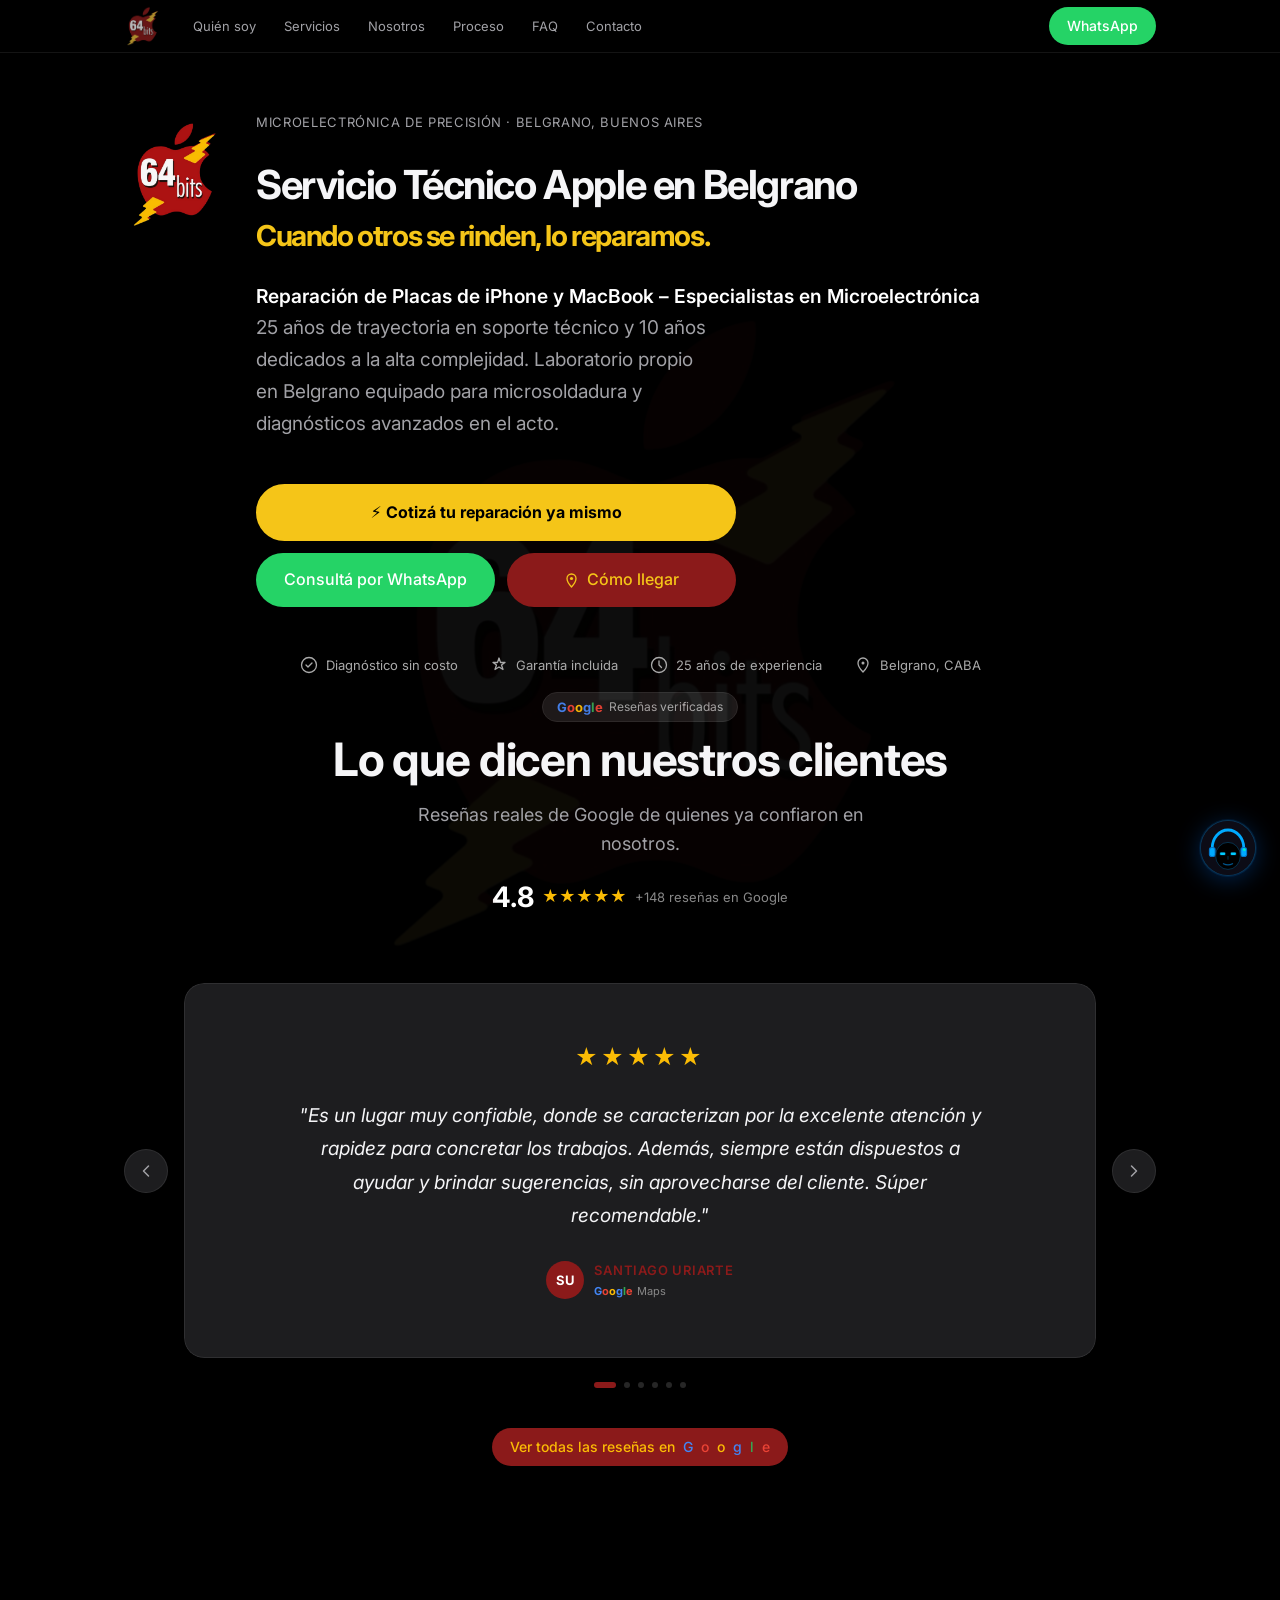
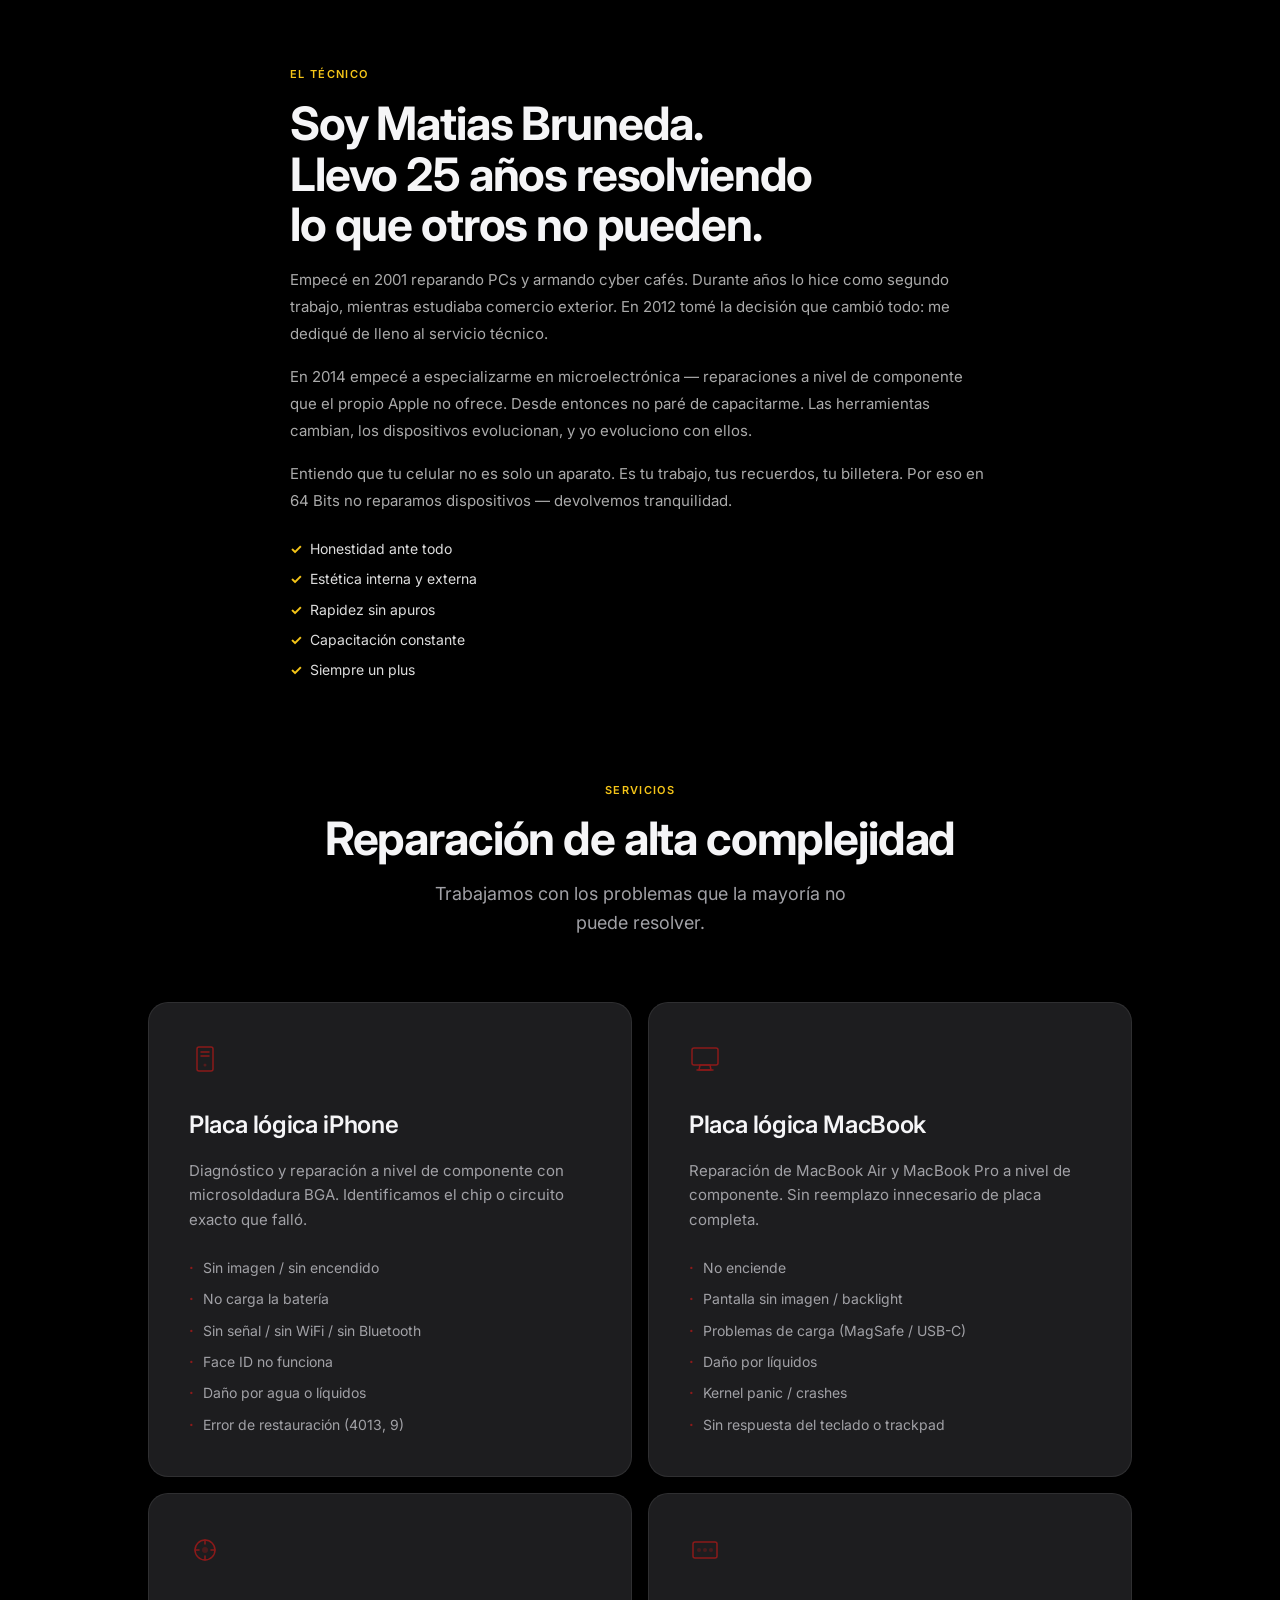
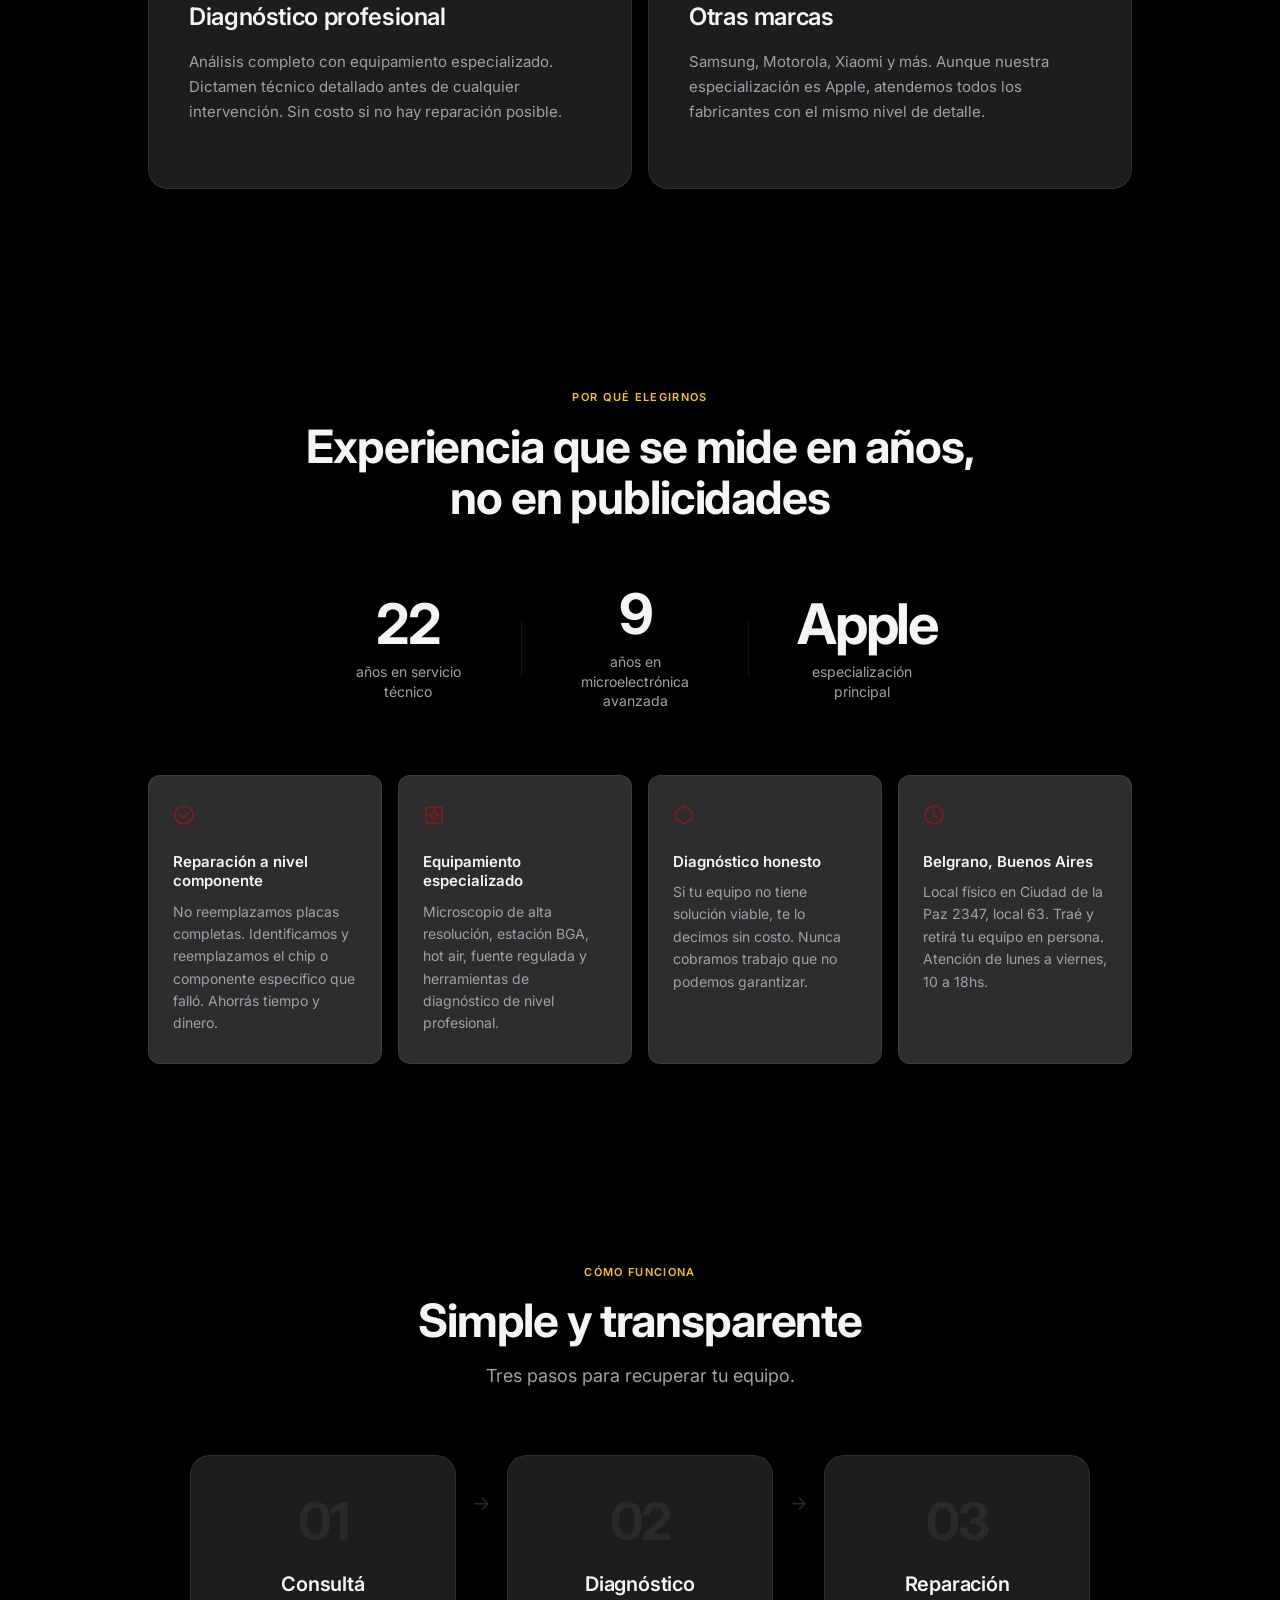
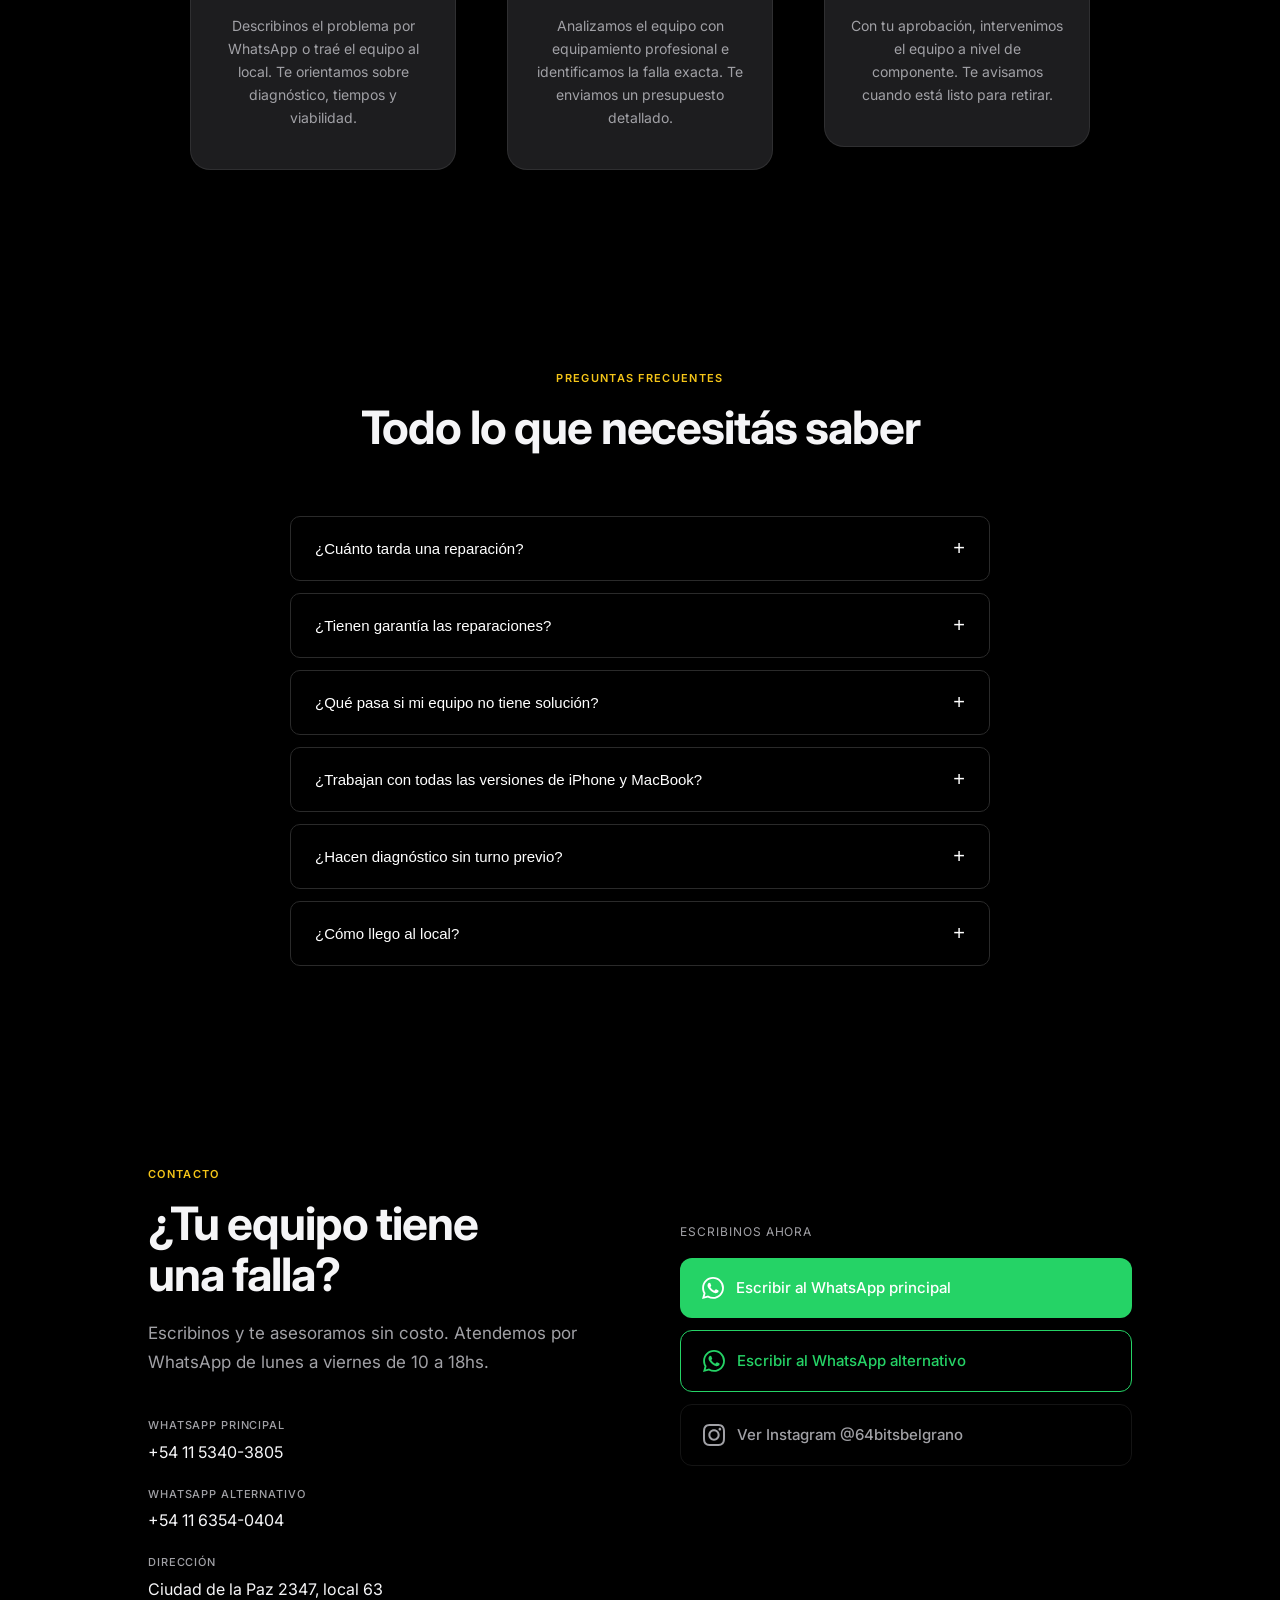
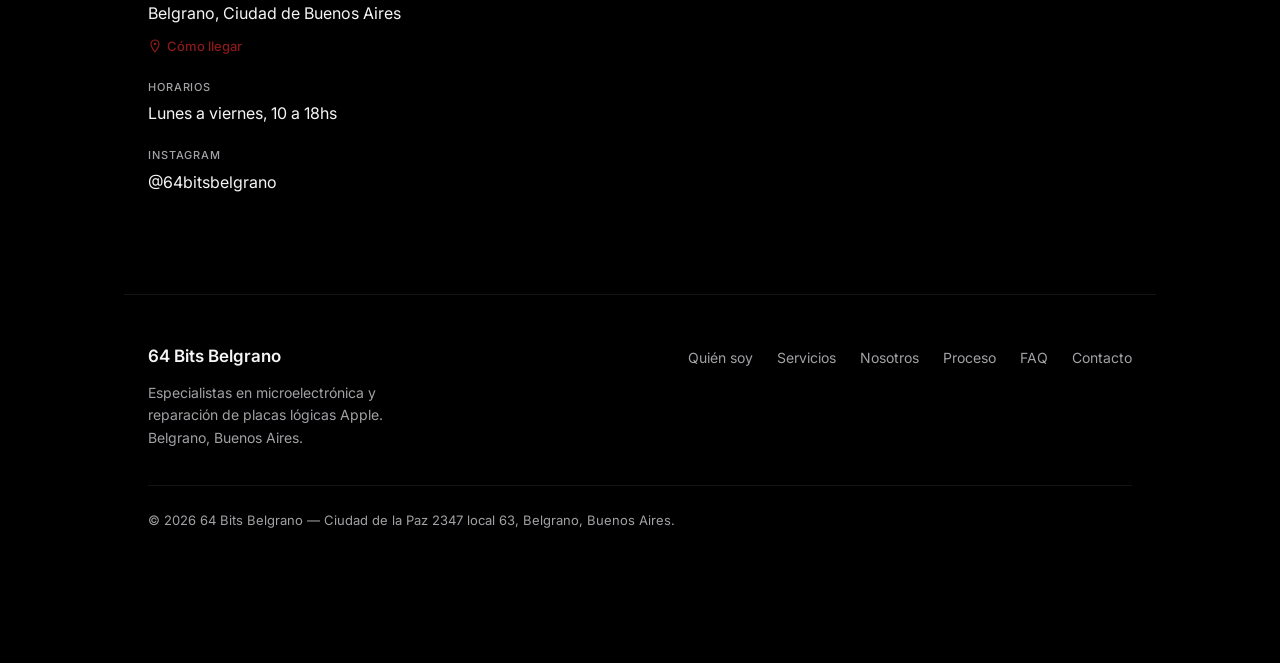
<file: index.html>
<!DOCTYPE html>
<html lang="es">
<head>
    <!-- Google tag (gtag.js) -->
    <script async src="https://www.googletagmanager.com/gtag/js?id=G-R6SENGHNHC"></script>
    <script>
      window.dataLayer = window.dataLayer || [];
      function gtag(){dataLayer.push(arguments);}
      gtag('js', new Date());
      gtag('config', 'G-R6SENGHNHC');
    </script>
    <meta charset="UTF-8">
    <meta name="google-site-verification" content="auNP1YfrSVzWge2eiWTYwjSZPhdmwwbeMhaHF_DvtHY" />
    <link rel="icon" type="image/png" href="favicon.png">
    <link rel="icon" type="image/png" sizes="32x32" href="favicon.png">
    <link rel="icon" type="image/png" sizes="16x16" href="favicon.png">
    <link rel="apple-touch-icon" href="favicon.png">
    <meta name="viewport" content="width=device-width, initial-scale=1.0">
    <link rel="canonical" href="https://www.64bits.com.ar/">
    <title>Reparación de iPhone y MacBook en Belgrano | 64 Bits</title>
    <meta name="description" content="Servicio técnico especializado en reparación de iPhone y MacBook en Belgrano. Microelectrónica avanzada, placas lógicas, cambio de pantalla y batería. Atención profesional y diagnóstico preciso.">
    <meta property="og:title" content="64 Bits Belgrano | Reparación de iPhone y MacBook">
    <meta property="og:description" content="Servicio técnico especializado en iPhone y MacBook en Belgrano. Microelectrónica, placas lógicas, pantalla, batería y diagnóstico profesional.">
    <meta property="og:type" content="website">
<meta property="og:url" content="https://www.64bits.com.ar">
    <meta property="og:image" content="https://www.64bits.com.ar/preview.png">
<meta property="og:image:width" content="1200">
<meta property="og:image:height" content="630">
    <meta property="og:locale" content="es_AR">
    <meta property="og:site_name" content="64 Bits Belgrano">
    <meta name="twitter:card" content="summary_large_image">
    <meta name="twitter:title" content="64 Bits Belgrano | Reparación de iPhone y MacBook">
    <meta name="twitter:description" content="Especialistas en reparación de placas lógicas de iPhone y MacBook. 25 años de experiencia en Belgrano, Buenos Aires.">
    <meta name="twitter:image" content="https://www.64bits.com.ar/preview.png">
    <link rel="preconnect" href="https://fonts.googleapis.com">
    <link rel="preconnect" href="https://fonts.gstatic.com" crossorigin>
    <link href="https://fonts.googleapis.com/css2?family=Inter:wght@300;400;500;600;700&display=swap" rel="stylesheet">
    <link rel="stylesheet" href="css/styles.css">

<script type="application/ld+json">
{
  "@context": "https://schema.org",
  "@type": "LocalBusiness",
  "@id": "https://www.64bits.com.ar/",
  "name": "64 Bits Belgrano",
  "url": "https://www.64bits.com.ar",
  "telephone": "+54 11 5340-3805",
  "image": "https://www.64bits.com.ar/preview.png",
  "address": {
    "@type": "PostalAddress",
    "streetAddress": "Ciudad de la Paz 2347, local 63",
    "addressLocality": "Belgrano",
    "addressRegion": "Buenos Aires",
    "addressCountry": "AR"
  },
  "geo": {
    "@type": "GeoCoordinates",
    "latitude": "-34.5617",
    "longitude": "-58.4552"
  },
  "openingHours": "Mo-Fr 10:00-18:00",
  "sameAs": [
    "https://www.instagram.com/64bitsbelgrano"
  ],
  "areaServed": "Buenos Aires",
  "priceRange": "$$",
  "description": "Servicio técnico especializado en reparación de iPhone y MacBook.",
  "aggregateRating": {
    "@type": "AggregateRating",
    "ratingValue": "4.8",
    "reviewCount": "148",
    "bestRating": "5"
  }
}
</script>

<script type="application/ld+json">
{
  "@context": "https://schema.org",
  "@type": "FAQPage",
  "mainEntity": [
    {
      "@type": "Question",
      "name": "¿Cuánto tarda una reparación de iPhone en Belgrano?",
      "acceptedAnswer": {
        "@type": "Answer",
        "text": "La mayoría de las reparaciones se realizan en el día. El diagnóstico es inmediato y sin costo si no hay reparación posible."
      }
    },
    {
      "@type": "Question",
      "name": "¿Reparan placas lógicas de MacBook en Belgrano?",
      "acceptedAnswer": {
        "@type": "Answer",
        "text": "Sí, somos especialistas en reparación de placas lógicas de MacBook Air y MacBook Pro a nivel de componente, sin reemplazar la placa completa."
      }
    },
    {
      "@type": "Question",
      "name": "¿Tienen garantía las reparaciones?",
      "acceptedAnswer": {
        "@type": "Answer",
        "text": "Sí, todas nuestras reparaciones incluyen garantía. Si tu equipo no tiene solución viable, te lo informamos sin costo."
      }
    },
    {
      "@type": "Question",
      "name": "¿Dónde están ubicados en Belgrano?",
      "acceptedAnswer": {
        "@type": "Answer",
        "text": "Estamos en Ciudad de la Paz 2347, local 63, Belgrano, Ciudad de Buenos Aires. Atendemos de lunes a viernes de 10 a 18hs."
      }
    }
  ]
}
</script>

</head>
<body>

    <!-- Marca de agua con efecto parallax -->
    <div class="watermark" aria-hidden="true">
        <img src="Logo%20sin%20fondo.png" alt="">
    </div>

    <!-- MAT-IA avatar reutilizable -->
    <svg xmlns="http://www.w3.org/2000/svg" style="display:none" aria-hidden="true">
        <symbol id="matia-avatar" viewBox="0 0 48 48">
            <circle cx="24" cy="24" r="24" fill="#0c0c16"/>
            <path d="M10 24C10 15.16 16.27 8 24 8s14 7.16 14 16" stroke="#0af" stroke-width="2.5" stroke-linecap="round" fill="none"/>
            <rect x="7" y="23" width="6" height="9" rx="2.5" fill="#0077cc"/>
            <rect x="8" y="24" width="4" height="7" rx="1.5" fill="#0af"/>
            <rect x="35" y="23" width="6" height="9" rx="2.5" fill="#0077cc"/>
            <rect x="36" y="24" width="4" height="7" rx="1.5" fill="#0af"/>
            <circle cx="38.5" cy="25.5" r="1.2" fill="#00ffbb" opacity="0.9"/>
            <ellipse cx="24" cy="31" rx="11" ry="12" fill="#131326"/>
            <ellipse cx="24" cy="31" rx="11" ry="12" stroke="#0af" stroke-width="0.75" stroke-opacity="0.3"/>
            <rect x="16.5" y="27.5" width="5.5" height="3.2" rx="1.2" fill="#00aaff" opacity="0.22"/>
            <rect x="17" y="28" width="4.5" height="2.2" rx="0.8" fill="#00ccff"/>
            <rect x="26" y="27.5" width="5.5" height="3.2" rx="1.2" fill="#00aaff" opacity="0.22"/>
            <rect x="26.5" y="28" width="4.5" height="2.2" rx="0.8" fill="#00ccff"/>
            <line x1="24" y1="31.5" x2="24" y2="34" stroke="#0af" stroke-width="0.6" stroke-linecap="round" stroke-opacity="0.45"/>
            <path d="M20 38Q24 40 28 38" stroke="#0088dd" stroke-width="1.2" stroke-linecap="round" fill="none" opacity="0.65"/>
        </symbol>
    </svg>

    <!-- NAV -->
    <nav class="nav" id="nav">
        <div class="nav-container">
            <a href="#" class="nav-logo" aria-label="64 Bits Belgrano — Inicio">
                <img src="Logo%20sin%20fondo.png" alt="64 Bits Belgrano" class="nav-logo-img" width="37" height="40">
            </a>
            <ul class="nav-links">
                <li><a href="#quienes-somos">Quién soy</a></li>
                <li><a href="#servicios">Servicios</a></li>
                <li><a href="#nosotros">Nosotros</a></li>
                <li><a href="#proceso">Proceso</a></li>
                <li><a href="#faq">FAQ</a></li>
                <li><a href="#contacto">Contacto</a></li>
            </ul>
            <a href="https://wa.me/5491153403805" target="_blank" rel="noopener noreferrer" class="btn btn-primary nav-cta">WhatsApp</a>
            <button class="nav-hamburger" id="hamburger" aria-label="Abrir menú">
                <span></span><span></span><span></span>
            </button>
        </div>
        <div class="nav-mobile" id="navMobile">
            <a href="#servicios">Servicios</a>
            <a href="#nosotros">Nosotros</a>
            <a href="#proceso">Proceso</a>
            <a href="#contacto">Contacto</a>
            <a href="https://wa.me/5491153403805" target="_blank" rel="noopener noreferrer" class="btn btn-primary">WhatsApp</a>
        </div>
    </nav>

    <!-- HERO -->
    <section class="hero">
        <div class="hero-content">
            <div class="hero-inner" style="display:flex; align-items:flex-start; gap:2rem;">
  <div class="hero-logo-side" style="display:flex; flex-direction:column; align-items:center; gap:8px; flex-shrink:0; padding-top:0.5rem;">
    <img src="Logo sin fondo.png" alt="64 Bits Belgrano" width="100" height="108" loading="lazy" style="width:100px; height:auto;">
  </div>

  <div>
            <p class="hero-eyebrow">Microelectrónica de precisión · Belgrano, Buenos Aires</p>
            <h1 class="hero-title" style="font-size: 2.5rem; line-height: 1.2;">
                Servicio Técnico Apple en Belgrano
                <span class="accent" style="font-size: 1.8rem; display: block; margin-top: 10px;">Cuando otros se rinden, lo reparamos.</span>
            </h1>

            <h2 class="hero-seo" style="font-size: 1.2rem; color: #ffffff; font-weight: 600; margin-top: 8px;">
                Reparación de Placas de iPhone y MacBook – Especialistas en Microelectrónica
            </h2>
            <p class="hero-subtitle">25 años de trayectoria en soporte técnico y 10 años dedicados a la alta complejidad. Laboratorio propio en Belgrano equipado para microsoldadura y diagnósticos avanzados en el acto.</p>
            <div class="hero-actions">
                <a href="/cotizacion" class="btn btn-yellow btn-large">⚡ Cotizá tu reparación ya mismo</a>
                <div class="hero-actions-row">
                    <a href="https://wa.me/5491153403805" target="_blank" rel="noopener noreferrer" class="btn btn-primary btn-large">Consultá por WhatsApp</a>
                    
                    <a href="https://maps.app.goo.gl/VdYwT1jX9MAkLB6Y8" target="_blank" rel="noopener noreferrer" class="btn btn-ghost btn-large">
                        <svg width="15" height="15" viewBox="0 0 15 15" fill="none" aria-hidden="true">
                            <path d="M7.5 1C5.02 1 3 3.02 3 5.5 3 9 7.5 14 7.5 14S12 9 12 5.5C12 3.02 9.98 1 7.5 1z" stroke="currentColor" stroke-width="1.3" stroke-linejoin="round"/>
                            <circle cx="7.5" cy="5.5" r="1.6" fill="currentColor"/>
                        </svg>
                        Cómo llegar
                    </a>
                </div>
            </div>
          </div>
        </div>
        </div>

    </section>

    <div class="trust-bar">
  <div class="trust-bar-inner">
    <div class="trust-item">
      <svg width="18" height="18" viewBox="0 0 18 18" fill="none" aria-hidden="true"><circle cx="9" cy="9" r="7.5" stroke="currentColor" stroke-width="1.3"/><path d="M6 9l2 2 4-4" stroke="currentColor" stroke-width="1.3" stroke-linecap="round" stroke-linejoin="round"/></svg>
      Diagnóstico sin costo
    </div>

    <div class="trust-item">
      <svg width="18" height="18" viewBox="0 0 18 18" fill="none" aria-hidden="true"><path d="M9 2l1.5 4.5H15l-3.5 2.5 1.5 4.5L9 11l-4 2.5 1.5-4.5L3 6.5h4.5L9 2z" stroke="currentColor" stroke-width="1.3" stroke-linejoin="round"/></svg>
      Garantía incluida
    </div>

    <div class="trust-item">
      <svg width="18" height="18" viewBox="0 0 18 18" fill="none" aria-hidden="true"><circle cx="9" cy="9" r="7.5" stroke="currentColor" stroke-width="1.3"/><path d="M9 5v4l2.5 2.5" stroke="currentColor" stroke-width="1.3" stroke-linecap="round"/></svg>
      25 años de experiencia
    </div>

    <div class="trust-item">
      <svg width="18" height="18" viewBox="0 0 18 18" fill="none" aria-hidden="true"><path d="M9 2C6.24 2 4 4.24 4 7c0 4 5 9 5 9s5-5 5-9c0-2.76-2.24-5-5-5z" stroke="currentColor" stroke-width="1.3" stroke-linejoin="round"/><circle cx="9" cy="7" r="1.5" fill="currentColor"/></svg>
      Belgrano, CABA
    </div>
  </div>
</div>

    <!-- TESTIMONIALS -->
    <section class="section" id="testimonios" style="padding-top:0;">
        <div class="container">
            <div class="section-header">
                <div style="display:inline-flex;align-items:center;gap:6px;background:#1a1a1a;border:1px solid #2a2a2a;border-radius:999px;padding:4px 14px;margin-bottom:0.75rem;">
  <span style="font-size:13px;font-weight:700;"><span style="color:#4285F4">G</span><span style="color:#EA4335">o</span><span style="color:#FBBC05">o</span><span style="color:#4285F4">g</span><span style="color:#34A853">l</span><span style="color:#EA4335">e</span></span>
  <span style="font-size:12px;color:#aaa;">Reseñas verificadas</span>
</div>
                <h2 class="section-title">Lo que dicen nuestros clientes</h2>
                <p class="section-subtitle">Reseñas reales de Google de quienes ya confiaron en nosotros.</p>
                <div style="display:flex;align-items:center;justify-content:center;gap:8px;margin-top:1rem;"><span style="font-size:28px;font-weight:700;color:#fff;">4.8</span><span style="color:#FBBC05;font-size:16px;">★★★★★</span><span style="font-size:13px;color:#888;">+148 reseñas en Google</span></div>
            </div>
            <div class="testimonials-carousel" aria-label="Carrusel de testimonios">
                <button class="carousel-btn carousel-prev" aria-label="Reseña anterior">
                    <svg width="20" height="20" viewBox="0 0 20 20" fill="none" aria-hidden="true">
                        <path d="M12.5 15l-5-5 5-5" stroke="currentColor" stroke-width="1.5" stroke-linecap="round" stroke-linejoin="round"/>
                    </svg>
                </button>
                <div class="carousel-track-wrap">
                    <div class="carousel-track" id="carouselTrack">
                        <article class="testimonial-card">
                            <span class="testimonial-stars" aria-label="5 estrellas">★★★★★</span>
                            <blockquote class="testimonial-text">"Es un lugar muy confiable, donde se caracterizan por la excelente atención y rapidez para concretar los trabajos. Además, siempre están dispuestos a ayudar y brindar sugerencias, sin aprovecharse del cliente. Súper recomendable."</blockquote>
                            <div class="testimonial-author">
                              <div class="testimonial-avatar">SU</div>
                              <div>
                                <p class="testimonial-name">Santiago Uriarte</p>
                                <div class="testimonial-source">
                                  <span style="font-size:11px;font-weight:700;"><span style="color:#4285F4">G</span><span style="color:#EA4335">o</span><span style="color:#FBBC05">o</span><span style="color:#4285F4">g</span><span style="color:#34A853">l</span><span style="color:#EA4335">e</span></span>
                                  <span style="font-size:11px;color:#888;">Maps</span>
                                </div>
                              </div>
                            </div>
                        </article>
                        <article class="testimonial-card">
                            <span class="testimonial-stars" aria-label="5 estrellas">★★★★★</span>
                            <blockquote class="testimonial-text">"Muy recomendable y confiables, me arreglaron la carga del celular con tan solo limpiarlo mientras que en otros lugares me lo querían cambiar y cobrar una barbaridad. Habla mucho de su honestidad a la hora de dar un diagnóstico."</blockquote>
                            <div class="testimonial-author">
                              <div class="testimonial-avatar">FC</div>
                              <div>
                                <p class="testimonial-name">Federico Calvinho Berro Madero</p>
                                <div class="testimonial-source">
                                  <span style="font-size:11px;font-weight:700;"><span style="color:#4285F4">G</span><span style="color:#EA4335">o</span><span style="color:#FBBC05">o</span><span style="color:#4285F4">g</span><span style="color:#34A853">l</span><span style="color:#EA4335">e</span></span>
                                  <span style="font-size:11px;color:#888;">Maps</span>
                                </div>
                              </div>
                            </div>
                        </article>
                        <article class="testimonial-card">
                            <span class="testimonial-stars" aria-label="5 estrellas">★★★★★</span>
                            <blockquote class="testimonial-text">"Atienden super rapido el chat. Lleve una notebook Lenovo para cambio de bisagras y ademas de explicarme todo super bien la arreglaron en el dia. Mega atentos y muy correctos."</blockquote>
                            <div class="testimonial-author">
                              <div class="testimonial-avatar">FA</div>
                              <div>
                                <p class="testimonial-name">Florcuis Abdel</p>
                                <div class="testimonial-source">
                                  <span style="font-size:11px;font-weight:700;"><span style="color:#4285F4">G</span><span style="color:#EA4335">o</span><span style="color:#FBBC05">o</span><span style="color:#4285F4">g</span><span style="color:#34A853">l</span><span style="color:#EA4335">e</span></span>
                                  <span style="font-size:11px;color:#888;">Maps</span>
                                </div>
                              </div>
                            </div>
                        </article>
                        <article class="testimonial-card">
                            <span class="testimonial-stars" aria-label="5 estrellas">★★★★★</span>
                            <blockquote class="testimonial-text">"Fui por un problema con el celu. Me asesoraron muy bien, midieron todo enfrente mío, me explicaron y solucionaron el problema en el acto. Hiper recomendables!"</blockquote>
                            <div class="testimonial-author">
                              <div class="testimonial-avatar">DF</div>
                              <div>
                                <p class="testimonial-name">Diego Ferreiro</p>
                                <div class="testimonial-source">
                                  <span style="font-size:11px;font-weight:700;"><span style="color:#4285F4">G</span><span style="color:#EA4335">o</span><span style="color:#FBBC05">o</span><span style="color:#4285F4">g</span><span style="color:#34A853">l</span><span style="color:#EA4335">e</span></span>
                                  <span style="font-size:11px;color:#888;">Maps</span>
                                </div>
                              </div>
                            </div>
                        </article>
                        <article class="testimonial-card">
                            <span class="testimonial-stars" aria-label="5 estrellas">★★★★★</span>
                            <blockquote class="testimonial-text">"Les quería agradecer infinitamente por darle de nuevo vida a mi iPhone SE del 2016. Lo arreglaron en 30 minutos. Recomiendo 100%."</blockquote>
                            <div class="testimonial-author">
                              <div class="testimonial-avatar">GF</div>
                              <div>
                                <p class="testimonial-name">Garesio Facundo</p>
                                <div class="testimonial-source">
                                  <span style="font-size:11px;font-weight:700;"><span style="color:#4285F4">G</span><span style="color:#EA4335">o</span><span style="color:#FBBC05">o</span><span style="color:#4285F4">g</span><span style="color:#34A853">l</span><span style="color:#EA4335">e</span></span>
                                  <span style="font-size:11px;color:#888;">Maps</span>
                                </div>
                              </div>
                            </div>
                        </article>
                        <article class="testimonial-card">
                            <span class="testimonial-stars" aria-label="5 estrellas">★★★★★</span>
                            <blockquote class="testimonial-text">"Lleve un celular a arreglar, me pasaron presupuesto por WhatsApp, lo lleve y a las 2 horas estaba el celular arreglado."</blockquote>
                            <div class="testimonial-author">
                              <div class="testimonial-avatar">EE</div>
                              <div>
                                <p class="testimonial-name">Esteban Echandia</p>
                                <div class="testimonial-source">
                                  <span style="font-size:11px;font-weight:700;"><span style="color:#4285F4">G</span><span style="color:#EA4335">o</span><span style="color:#FBBC05">o</span><span style="color:#4285F4">g</span><span style="color:#34A853">l</span><span style="color:#EA4335">e</span></span>
                                  <span style="font-size:11px;color:#888;">Maps</span>
                                </div>
                              </div>
                            </div>
                        </article>
                    </div>
                </div>
                <button class="carousel-btn carousel-next" aria-label="Siguiente reseña">
                    <svg width="20" height="20" viewBox="0 0 20 20" fill="none" aria-hidden="true">
                        <path d="M7.5 5l5 5-5 5" stroke="currentColor" stroke-width="1.5" stroke-linecap="round" stroke-linejoin="round"/>
                    </svg>
                </button>
            </div>
            <div class="carousel-dots" role="tablist" aria-label="Navegación de reseñas">
                <button class="carousel-dot active" aria-label="Reseña 1" role="tab"></button>
                <button class="carousel-dot" aria-label="Reseña 2" role="tab"></button>
                <button class="carousel-dot" aria-label="Reseña 3" role="tab"></button>
                <button class="carousel-dot" aria-label="Reseña 4" role="tab"></button>
                <button class="carousel-dot" aria-label="Reseña 5" role="tab"></button>
                <button class="carousel-dot" aria-label="Reseña 6" role="tab"></button>
            </div>
            <div class="testimonials-cta">
                <a href="https://share.google/Gq5RyJohZM5POihTM" target="_blank" rel="noopener noreferrer" class="btn btn-ghost" style="color:#FBBC05;">Ver todas las reseñas en <span style="color:#4285F4">G</span><span style="color:#EA4335">o</span><span style="color:#FBBC05">o</span><span style="color:#4285F4">g</span><span style="color:#34A853">l</span><span style="color:#EA4335">e</span></a>
            </div>
        </div>
    </section>

    <!-- QUIEN SOY -->
    <section class="section" id="quienes-somos">
      <div class="container">
        <div class="quien-soy-grid" style="grid-template-columns: 1fr; max-width: 700px; margin: 0 auto;">
          
          <div class="quien-soy-content">
            <p class="section-eyebrow">El técnico</p>
            <h2 class="section-title">Soy Matias Bruneda.<br>Llevo 25 años resolviendo<br>lo que otros no pueden.</h2>
            <p class="quien-soy-text">Empecé en 2001 reparando PCs y armando cyber cafés. Durante años lo hice como segundo trabajo, mientras estudiaba comercio exterior. En 2012 tomé la decisión que cambió todo: me dediqué de lleno al servicio técnico.</p>
            <p class="quien-soy-text">En 2014 empecé a especializarme en microelectrónica — reparaciones a nivel de componente que el propio Apple no ofrece. Desde entonces no paré de capacitarme. Las herramientas cambian, los dispositivos evolucionan, y yo evoluciono con ellos.</p>
            <p class="quien-soy-text">Entiendo que tu celular no es solo un aparato. Es tu trabajo, tus recuerdos, tu billetera. Por eso en 64 Bits no reparamos dispositivos — devolvemos tranquilidad.</p>
            <div class="quien-soy-pilares">
              <div class="pilar"><span class="pilar-icon">✓</span> Honestidad ante todo</div>
              <div class="pilar"><span class="pilar-icon">✓</span> Estética interna y externa</div>
              <div class="pilar"><span class="pilar-icon">✓</span> Rapidez sin apuros</div>
              <div class="pilar"><span class="pilar-icon">✓</span> Capacitación constante</div>
              <div class="pilar"><span class="pilar-icon">✓</span> Siempre un plus</div>
            </div>
          </div>
        </div>

    <!-- SERVICES -->
    <section class="section" id="servicios">
        <div class="container">
            <div class="section-header">
                <p class="section-eyebrow">Servicios</p>
                <h2 class="section-title">Reparación de alta complejidad</h2>
                <p class="section-subtitle">Trabajamos con los problemas que la mayoría no puede resolver.</p>
            </div>
            <div class="services-grid">
                <div class="service-card featured">
                    <div class="service-icon">
                        <svg width="32" height="32" viewBox="0 0 32 32" fill="none" aria-hidden="true">
                            <rect x="8" y="4" width="16" height="24" rx="2" stroke="currentColor" stroke-width="1.5"/>
                            <line x1="12" y1="9" x2="20" y2="9" stroke="currentColor" stroke-width="1.5" stroke-linecap="round"/>
                            <line x1="12" y1="13" x2="20" y2="13" stroke="currentColor" stroke-width="1.5" stroke-linecap="round"/>
                            <circle cx="16" cy="22" r="1.5" fill="currentColor" opacity="0.5"/>
                        </svg>
                    </div>
                    <h3>Placa lógica iPhone</h3>
                    <p>Diagnóstico y reparación a nivel de componente con microsoldadura BGA. Identificamos el chip o circuito exacto que falló.</p>
                    <ul class="service-list">
                        <li>Sin imagen / sin encendido</li>
                        <li>No carga la batería</li>
                        <li>Sin señal / sin WiFi / sin Bluetooth</li>
                        <li>Face ID no funciona</li>
                        <li>Daño por agua o líquidos</li>
                        <li>Error de restauración (4013, 9)</li>
                    </ul>
                </div>
                <div class="service-card featured">
                    <div class="service-icon">
                        <svg width="32" height="32" viewBox="0 0 32 32" fill="none" aria-hidden="true">
                            <rect x="3" y="5" width="26" height="17" rx="2" stroke="currentColor" stroke-width="1.5"/>
                            <path d="M11 22h10l1 5H10l1-5z" stroke="currentColor" stroke-width="1.5" stroke-linejoin="round"/>
                            <line x1="8" y1="27" x2="24" y2="27" stroke="currentColor" stroke-width="1.5" stroke-linecap="round"/>
                        </svg>
                    </div>
                    <h3>Placa lógica MacBook</h3>
                    <p>Reparación de MacBook Air y MacBook Pro a nivel de componente. Sin reemplazo innecesario de placa completa.</p>
                    <ul class="service-list">
                        <li>No enciende</li>
                        <li>Pantalla sin imagen / backlight</li>
                        <li>Problemas de carga (MagSafe / USB-C)</li>
                        <li>Daño por líquidos</li>
                        <li>Kernel panic / crashes</li>
                        <li>Sin respuesta del teclado o trackpad</li>
                    </ul>
                </div>
                <div class="service-card">
                    <div class="service-icon">
                        <svg width="32" height="32" viewBox="0 0 32 32" fill="none" aria-hidden="true">
                            <circle cx="16" cy="16" r="10" stroke="currentColor" stroke-width="1.5"/>
                            <circle cx="16" cy="16" r="3" fill="currentColor" opacity="0.4"/>
                            <line x1="16" y1="6" x2="16" y2="10" stroke="currentColor" stroke-width="1.5" stroke-linecap="round"/>
                            <line x1="16" y1="22" x2="16" y2="26" stroke="currentColor" stroke-width="1.5" stroke-linecap="round"/>
                            <line x1="6" y1="16" x2="10" y2="16" stroke="currentColor" stroke-width="1.5" stroke-linecap="round"/>
                            <line x1="22" y1="16" x2="26" y2="16" stroke="currentColor" stroke-width="1.5" stroke-linecap="round"/>
                        </svg>
                    </div>
                    <h3>Diagnóstico profesional</h3>
                    <p>Análisis completo con equipamiento especializado. Dictamen técnico detallado antes de cualquier intervención. Sin costo si no hay reparación posible.</p>
                </div>
                <div class="service-card">
                    <div class="service-icon">
                        <svg width="32" height="32" viewBox="0 0 32 32" fill="none" aria-hidden="true">
                            <rect x="4" y="8" width="24" height="16" rx="2" stroke="currentColor" stroke-width="1.5"/>
                            <circle cx="10" cy="16" r="2" fill="currentColor" opacity="0.4"/>
                            <circle cx="16" cy="16" r="2" fill="currentColor" opacity="0.4"/>
                            <circle cx="22" cy="16" r="2" fill="currentColor" opacity="0.4"/>
                        </svg>
                    </div>
                    <h3>Otras marcas</h3>
                    <p>Samsung, Motorola, Xiaomi y más. Aunque nuestra especialización es Apple, atendemos todos los fabricantes con el mismo nivel de detalle.</p>
                </div>
            </div>
        </div>
    </section>

    <!-- WHY US -->
    <section class="section section-alt" id="nosotros">
        <div class="container">
            <div class="section-header">
                <p class="section-eyebrow">Por qué elegirnos</p>
                <h2 class="section-title">Experiencia que se mide en años,<br>no en publicidades</h2>
            </div>
            <div class="stats-row">
                <div class="stat">
                    <div class="stat-number">25</div>
                    <div class="stat-label">años en servicio técnico</div>
                </div>
                <div class="stat-divider"></div>
                <div class="stat">
                    <div class="stat-number">10</div>
                    <div class="stat-label">años en microelectrónica avanzada</div>
                </div>
                <div class="stat-divider"></div>
                <div class="stat">
                    <div class="stat-number">Apple</div>
                    <div class="stat-label">especialización principal</div>
                </div>
            </div>
            <div class="features-grid">
                <div class="feature">
                    <div class="feature-icon">
                        <svg width="22" height="22" viewBox="0 0 22 22" fill="none" aria-hidden="true">
                            <circle cx="11" cy="11" r="9" stroke="currentColor" stroke-width="1.5"/>
                            <path d="M7 11l3 3 5-5" stroke="currentColor" stroke-width="1.5" stroke-linecap="round" stroke-linejoin="round"/>
                        </svg>
                    </div>
                    <h4>Reparación a nivel componente</h4>
                    <p>No reemplazamos placas completas. Identificamos y reemplazamos el chip o componente específico que falló. Ahorrás tiempo y dinero.</p>
                </div>
                <div class="feature">
                    <div class="feature-icon">
                        <svg width="22" height="22" viewBox="0 0 22 22" fill="none" aria-hidden="true">
                            <rect x="3" y="3" width="16" height="16" rx="2" stroke="currentColor" stroke-width="1.5"/>
                            <circle cx="11" cy="11" r="3" stroke="currentColor" stroke-width="1.5"/>
                            <path d="M11 3v3M11 16v3M3 11h3M16 11h3" stroke="currentColor" stroke-width="1.5" stroke-linecap="round"/>
                        </svg>
                    </div>
                    <h4>Equipamiento especializado</h4>
                    <p>Microscopio de alta resolución, estación BGA, hot air, fuente regulada y herramientas de diagnóstico de nivel profesional.</p>
                </div>
                <div class="feature">
                    <div class="feature-icon">
                        <svg width="22" height="22" viewBox="0 0 22 22" fill="none" aria-hidden="true">
                            <path d="M11 2L3 7v8l8 5 8-5V7l-8-5z" stroke="currentColor" stroke-width="1.5" stroke-linejoin="round"/>
                        </svg>
                    </div>
                    <h4>Diagnóstico honesto</h4>
                    <p>Si tu equipo no tiene solución viable, te lo decimos sin costo. Nunca cobramos trabajo que no podemos garantizar.</p>
                </div>
                <div class="feature">
                    <div class="feature-icon">
                        <svg width="22" height="22" viewBox="0 0 22 22" fill="none" aria-hidden="true">
                            <path d="M11 2C6 2 2 6 2 11s4 9 9 9 9-4 9-9-4-9-9-9z" stroke="currentColor" stroke-width="1.5"/>
                            <path d="M11 7v4l3 3" stroke="currentColor" stroke-width="1.5" stroke-linecap="round"/>
                        </svg>
                    </div>
                    <h4>Belgrano, Buenos Aires</h4>
                    <p>Local físico en Ciudad de la Paz 2347, local 63. Traé y retirá tu equipo en persona. Atención de lunes a viernes, 10 a 18hs.</p>
                </div>
            </div>
        </div>
    </section>

    <!-- PROCESS -->
    <section class="section" id="proceso">
        <div class="container">
            <div class="section-header">
                <p class="section-eyebrow">Cómo funciona</p>
                <h2 class="section-title">Simple y transparente</h2>
                <p class="section-subtitle">Tres pasos para recuperar tu equipo.</p>
            </div>
            <div class="process-steps">
                <div class="step">
                    <div class="step-number">01</div>
                    <h4>Consultá</h4>
                    <p>Describinos el problema por WhatsApp o traé el equipo al local. Te orientamos sobre diagnóstico, tiempos y viabilidad.</p>
                </div>
                <div class="step-arrow" aria-hidden="true">→</div>
                <div class="step">
                    <div class="step-number">02</div>
                    <h4>Diagnóstico</h4>
                    <p>Analizamos el equipo con equipamiento profesional e identificamos la falla exacta. Te enviamos un presupuesto detallado.</p>
                </div>
                <div class="step-arrow" aria-hidden="true">→</div>
                <div class="step">
                    <div class="step-number">03</div>
                    <h4>Reparación</h4>
                    <p>Con tu aprobación, intervenimos el equipo a nivel de componente. Te avisamos cuando está listo para retirar.</p>
                </div>
            </div>
        </div>
    </section>

    <!-- FAQ -->
    <section class="section" id="faq">
      <div class="container">
        <div class="section-header">
          <p class="section-eyebrow">Preguntas frecuentes</p>
          <h2 class="section-title">Todo lo que necesitás saber</h2>
        </div>
        <div class="faq-list">
          <div class="faq-item">
            <button class="faq-question" aria-expanded="false">¿Cuánto tarda una reparación?<span class="faq-icon">+</span></button>
            <div class="faq-answer"><p>La mayoría de las reparaciones se realizan en el día. El diagnóstico es inmediato y sin costo si no hay solución posible.</p></div>
          </div>
          <div class="faq-item">
            <button class="faq-question" aria-expanded="false">¿Tienen garantía las reparaciones?<span class="faq-icon">+</span></button>
            <div class="faq-answer"><p>Sí, todas nuestras reparaciones incluyen garantía. Te informamos los términos exactos antes de cualquier intervención.</p></div>
          </div>
          <div class="faq-item">
            <button class="faq-question" aria-expanded="false">¿Qué pasa si mi equipo no tiene solución?<span class="faq-icon">+</span></button>
            <div class="faq-answer"><p>Si tu equipo no tiene solución viable, te lo decimos sin costo. Nunca cobramos trabajo que no podemos garantizar.</p></div>
          </div>
          <div class="faq-item">
            <button class="faq-question" aria-expanded="false">¿Trabajan con todas las versiones de iPhone y MacBook?<span class="faq-icon">+</span></button>
            <div class="faq-answer"><p>Sí, trabajamos con todas las versiones de iPhone y MacBook Air y Pro, incluyendo los modelos más recientes.</p></div>
          </div>
          <div class="faq-item">
            <button class="faq-question" aria-expanded="false">¿Hacen diagnóstico sin turno previo?<span class="faq-icon">+</span></button>
            <div class="faq-answer"><p>Sí, podés acercarte directamente al local de lunes a viernes de 10 a 18hs. También podés consultarnos antes por WhatsApp.</p></div>
          </div>
          <div class="faq-item">
            <button class="faq-question" aria-expanded="false">¿Cómo llego al local?<span class="faq-icon">+</span></button>
            <div class="faq-answer"><p>Estamos en Ciudad de la Paz 2347, local 63, Belgrano, CABA. Podés ver cómo llegar en Google Maps desde el botón en la web.</p></div>
          </div>
        </div>
      </div>
    </section>

    <!-- CONTACT -->
    <section class="section section-alt" id="contacto">
        <div class="container">
            <div class="contact-grid">
                <div class="contact-info">
                    <p class="section-eyebrow">Contacto</p>
                    <h2 class="section-title">¿Tu equipo tiene<br>una falla?</h2>
                    <p class="contact-desc">Escribinos y te asesoramos sin costo. Atendemos por WhatsApp de lunes a viernes de 10 a 18hs.</p>
                    <div class="contact-details">
                        <div class="contact-item">
                            <span class="contact-label">WhatsApp principal</span>
                            <a href="https://wa.me/5491153403805" target="_blank" rel="noopener noreferrer" class="contact-value">+54 11 5340-3805</a>
                        </div>
                        <div class="contact-item">
                            <span class="contact-label">WhatsApp alternativo</span>
                            <a href="https://wa.me/5491163540404" target="_blank" rel="noopener noreferrer" class="contact-value">+54 11 6354-0404</a>
                        </div>
                        <div class="contact-item">
                            <span class="contact-label">Dirección</span>
                            <span class="contact-value">Ciudad de la Paz 2347, local 63<br>Belgrano, Ciudad de Buenos Aires</span>
                            <a href="https://maps.app.goo.gl/VdYwT1jX9MAkLB6Y8" target="_blank" rel="noopener noreferrer" class="maps-btn">
                                <svg width="14" height="14" viewBox="0 0 14 14" fill="none" aria-hidden="true">
                                    <path d="M7 1C4.79 1 3 2.79 3 5c0 3 4 8 4 8s4-5 4-8c0-2.21-1.79-4-4-4z" stroke="currentColor" stroke-width="1.2" stroke-linejoin="round"/>
                                    <circle cx="7" cy="5" r="1.3" fill="currentColor"/>
                                </svg>
                                Cómo llegar
                            </a>
                        </div>
                        <div class="contact-item">
                            <span class="contact-label">Horarios</span>
                            <span class="contact-value">Lunes a viernes, 10 a 18hs</span>
                        </div>
                        <div class="contact-item">
                            <span class="contact-label">Instagram</span>
                            <a href="https://instagram.com/64bitsbelgrano" target="_blank" rel="noopener noreferrer" class="contact-value">@64bitsbelgrano</a>
                        </div>
                    </div>
                </div>
                <div class="contact-actions">
                    <p class="contact-actions-label">Escribinos ahora</p>
                    <a href="https://wa.me/5491153403805?text=Hola%21%20Necesito%20asesoramiento%20sobre%20la%20reparaci%C3%B3n%20de%20mi%20equipo." target="_blank" rel="noopener noreferrer" class="whatsapp-btn">
                        <svg width="22" height="22" viewBox="0 0 24 24" fill="currentColor" aria-hidden="true">
                            <path d="M17.472 14.382c-.297-.149-1.758-.867-2.03-.967-.273-.099-.471-.148-.67.15-.197.297-.767.966-.94 1.164-.173.199-.347.223-.644.075-.297-.15-1.255-.463-2.39-1.475-.883-.788-1.48-1.761-1.653-2.059-.173-.297-.018-.458.13-.606.134-.133.298-.347.446-.52.149-.174.198-.298.298-.497.099-.198.05-.371-.025-.52-.075-.149-.669-1.612-.916-2.207-.242-.579-.487-.5-.669-.51-.173-.008-.371-.01-.57-.01-.198 0-.52.074-.792.372-.272.297-1.04 1.016-1.04 2.479 0 1.462 1.065 2.875 1.213 3.074.149.198 2.096 3.2 5.077 4.487.709.306 1.262.489 1.694.625.712.227 1.36.195 1.871.118.571-.085 1.758-.719 2.006-1.413.248-.694.248-1.289.173-1.413-.074-.124-.272-.198-.57-.347m-5.421 7.403h-.004a9.87 9.87 0 01-5.031-1.378l-.361-.214-3.741.982.998-3.648-.235-.374a9.86 9.86 0 01-1.51-5.26c.001-5.45 4.436-9.884 9.888-9.884 2.64 0 5.122 1.03 6.988 2.898a9.825 9.825 0 012.893 6.994c-.003 5.45-4.437 9.884-9.885 9.884m8.413-18.297A11.815 11.815 0 0012.05 0C5.495 0 .16 5.335.157 11.892c0 2.096.547 4.142 1.588 5.945L.057 24l6.305-1.654a11.882 11.882 0 005.683 1.448h.005c6.554 0 11.89-5.335 11.893-11.893a11.821 11.821 0 00-3.48-8.413z"/>
                        </svg>
                        Escribir al WhatsApp principal
                    </a>
                    <a href="https://wa.me/5491163540404?text=Hola%21%20Necesito%20asesoramiento%20sobre%20la%20reparaci%C3%B3n%20de%20mi%20equipo." target="_blank" rel="noopener noreferrer" class="whatsapp-btn whatsapp-btn-outline">
                        <svg width="22" height="22" viewBox="0 0 24 24" fill="currentColor" aria-hidden="true">
                            <path d="M17.472 14.382c-.297-.149-1.758-.867-2.03-.967-.273-.099-.471-.148-.67.15-.197.297-.767.966-.94 1.164-.173.199-.347.223-.644.075-.297-.15-1.255-.463-2.39-1.475-.883-.788-1.48-1.761-1.653-2.059-.173-.297-.018-.458.13-.606.134-.133.298-.347.446-.52.149-.174.198-.298.298-.497.099-.198.05-.371-.025-.52-.075-.149-.669-1.612-.916-2.207-.242-.579-.487-.5-.669-.51-.173-.008-.371-.01-.57-.01-.198 0-.52.074-.792.372-.272.297-1.04 1.016-1.04 2.479 0 1.462 1.065 2.875 1.213 3.074.149.198 2.096 3.2 5.077 4.487.709.306 1.262.489 1.694.625.712.227 1.36.195 1.871.118.571-.085 1.758-.719 2.006-1.413.248-.694.248-1.289.173-1.413-.074-.124-.272-.198-.57-.347m-5.421 7.403h-.004a9.87 9.87 0 01-5.031-1.378l-.361-.214-3.741.982.998-3.648-.235-.374a9.86 9.86 0 01-1.51-5.26c.001-5.45 4.436-9.884 9.888-9.884 2.64 0 5.122 1.03 6.988 2.898a9.825 9.825 0 012.893 6.994c-.003 5.45-4.437 9.884-9.885 9.884m8.413-18.297A11.815 11.815 0 0012.05 0C5.495 0 .16 5.335.157 11.892c0 2.096.547 4.142 1.588 5.945L.057 24l6.305-1.654a11.882 11.882 0 005.683 1.448h.005c6.554 0 11.89-5.335 11.893-11.893a11.821 11.821 0 00-3.48-8.413z"/>
                        </svg>
                        Escribir al WhatsApp alternativo
                    </a>
                    <a href="https://instagram.com/64bitsbelgrano" target="_blank" rel="noopener noreferrer" class="social-btn">
                        <svg width="22" height="22" viewBox="0 0 24 24" fill="currentColor" aria-hidden="true">
                            <path d="M12 2.163c3.204 0 3.584.012 4.85.07 3.252.148 4.771 1.691 4.919 4.919.058 1.265.069 1.645.069 4.849 0 3.205-.012 3.584-.069 4.849-.149 3.225-1.664 4.771-4.919 4.919-1.266.058-1.644.07-4.85.07-3.204 0-3.584-.012-4.849-.07-3.26-.149-4.771-1.699-4.919-4.92-.058-1.265-.07-1.644-.07-4.849 0-3.204.013-3.583.07-4.849.149-3.227 1.664-4.771 4.919-4.919 1.266-.057 1.645-.069 4.849-.069zm0-2.163c-3.259 0-3.667.014-4.947.072-4.358.2-6.78 2.618-6.98 6.98-.059 1.281-.073 1.689-.073 4.948 0 3.259.014 3.668.072 4.948.2 4.358 2.618 6.78 6.98 6.98 1.281.058 1.689.072 4.948.072 3.259 0 3.668-.014 4.948-.072 4.354-.2 6.782-2.618 6.979-6.98.059-1.28.073-1.689.073-4.948 0-3.259-.014-3.667-.072-4.947-.196-4.354-2.617-6.78-6.979-6.98-1.281-.059-1.69-.073-4.949-.073zm0 5.838c-3.403 0-6.162 2.759-6.162 6.162s2.759 6.163 6.162 6.163 6.162-2.759 6.162-6.163c0-3.403-2.759-6.162-6.162-6.162zm0 10.162c-2.209 0-4-1.79-4-4 0-2.209 1.791-4 4-4s4 1.791 4 4c0 2.21-1.791 4-4 4zm6.406-11.845c-.796 0-1.441.645-1.441 1.44s.645 1.44 1.441 1.44c.795 0 1.439-.645 1.439-1.44s-.644-1.44-1.439-1.44z"/>
                        </svg>
                        Ver Instagram @64bitsbelgrano
                    </a>
                </div>
            </div>
        </div>
    </section>

    <!-- FOOTER -->
    <footer class="footer">
        <div class="container">
            <div class="footer-content">
                <div class="footer-brand">
                    <span class="footer-logo">64 Bits Belgrano</span>
                    <p>Especialistas en microelectrónica y reparación de placas lógicas Apple. Belgrano, Buenos Aires.</p>
                </div>
                <nav class="footer-links" aria-label="Footer navigation">
                    <a href="#quienes-somos">Quién soy</a>
                    <a href="#servicios">Servicios</a>
                    <a href="#nosotros">Nosotros</a>
                    <a href="#proceso">Proceso</a>
                    <a href="#faq">FAQ</a>
                    <a href="#contacto">Contacto</a>
                </nav>
            </div>
            <div class="footer-bottom">
                <p>&copy; 2026 64 Bits Belgrano &mdash; Ciudad de la Paz 2347 local 63, Belgrano, Buenos Aires.</p>
            </div>
        </div>
    </footer>

    <!-- MAT-IA chat widget -->
    <div class="chat-widget" id="chatWidget" role="dialog" aria-label="Chat con MAT-IA" aria-modal="true">
        <div class="chat-header">
            <div class="chat-header-info">
                <div class="chat-header-avatar">
                    <svg class="matia-icon" aria-hidden="true"><use href="#matia-avatar"/></svg>
                </div>
                <div>
                    <div class="chat-name">MAT-IA</div>
                    <div class="chat-subtitle">Asistente técnico de 64 Bits</div>
                </div>
            </div>
            <button class="chat-close" id="chatClose" aria-label="Cerrar chat">
                <svg width="16" height="16" viewBox="0 0 16 16" fill="none" aria-hidden="true">
                    <line x1="4" y1="4" x2="12" y2="12" stroke="currentColor" stroke-width="1.5" stroke-linecap="round"/>
                    <line x1="12" y1="4" x2="4" y2="12" stroke="currentColor" stroke-width="1.5" stroke-linecap="round"/>
                </svg>
            </button>
        </div>
        <div class="chat-messages" id="chatMessages">
        </div>
        <div class="chat-footer">
            <div class="chat-input-wrap">
                <input type="text" id="chatInput" class="chat-input"
                       placeholder="Describí el problema de tu equipo..."
                       autocomplete="off" aria-label="Mensaje"/>
                <button class="chat-send" id="chatSend" aria-label="Enviar" disabled>
                    <svg width="17" height="17" viewBox="0 0 17 17" fill="none" aria-hidden="true">
                        <path d="M14.5 8.5L2.5 2.5l3 6-3 6 12-6z" fill="currentColor"/>
                    </svg>
                </button>
            </div>
        </div>
    </div>

    <!-- Botón flotante MAT-IA -->
    <button class="chat-trigger" id="chatTrigger" aria-label="Abrir chat con MAT-IA">
        <svg class="matia-icon" aria-hidden="true"><use href="#matia-avatar"/></svg>
    </button>

    <script src="js/main.js"></script>
</body>
</html>
</file>
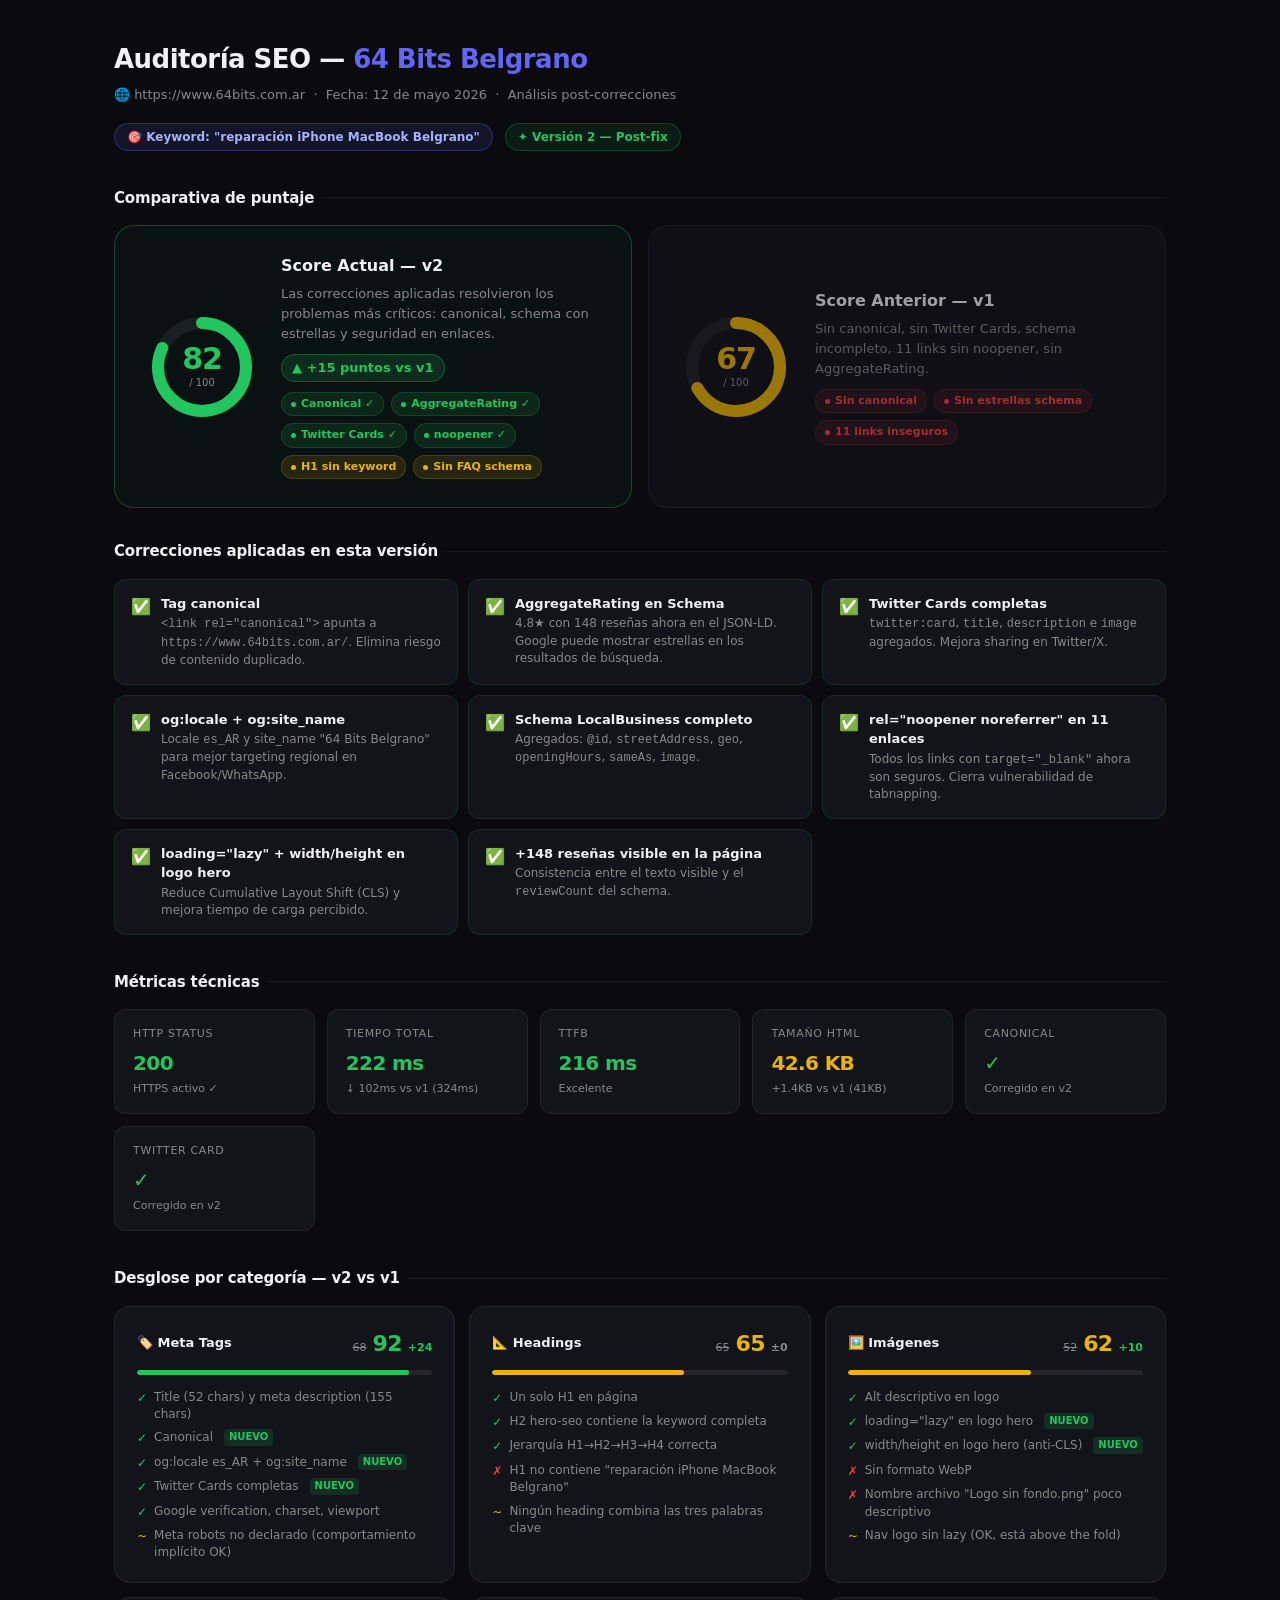
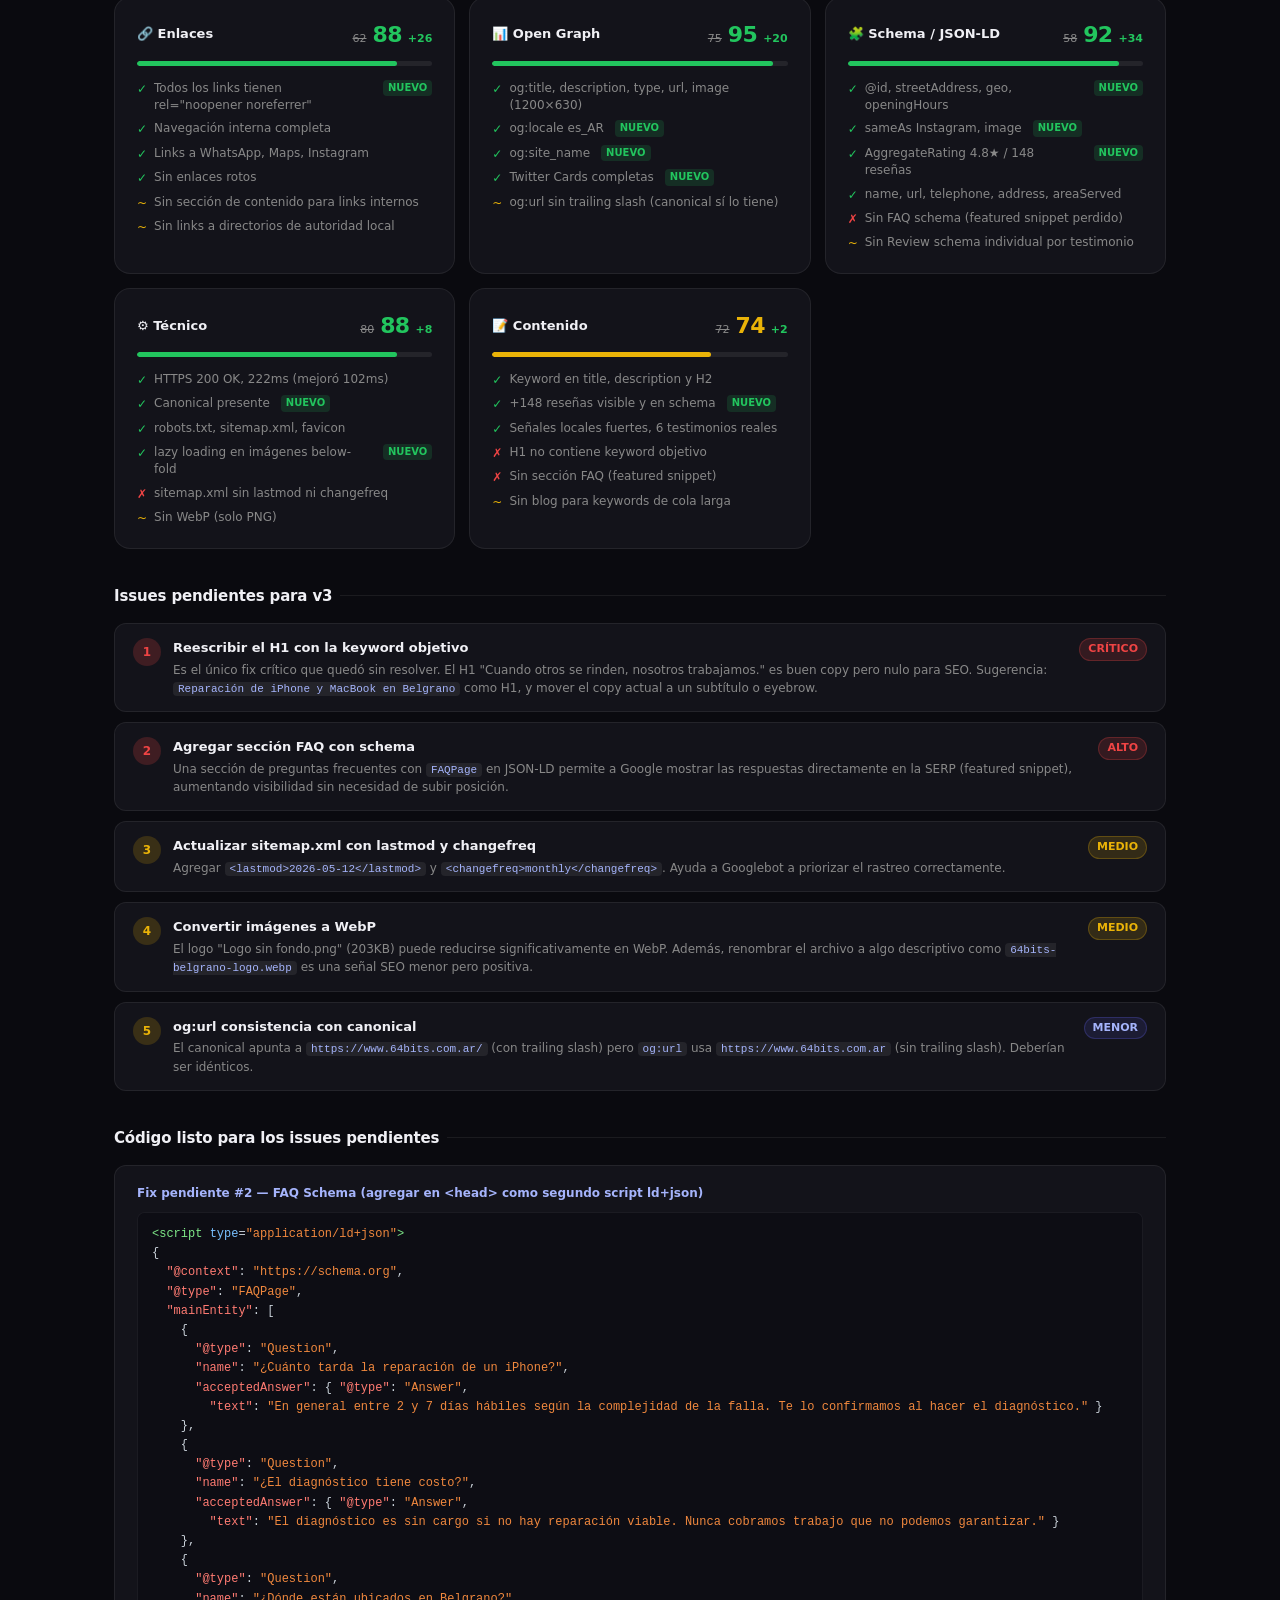
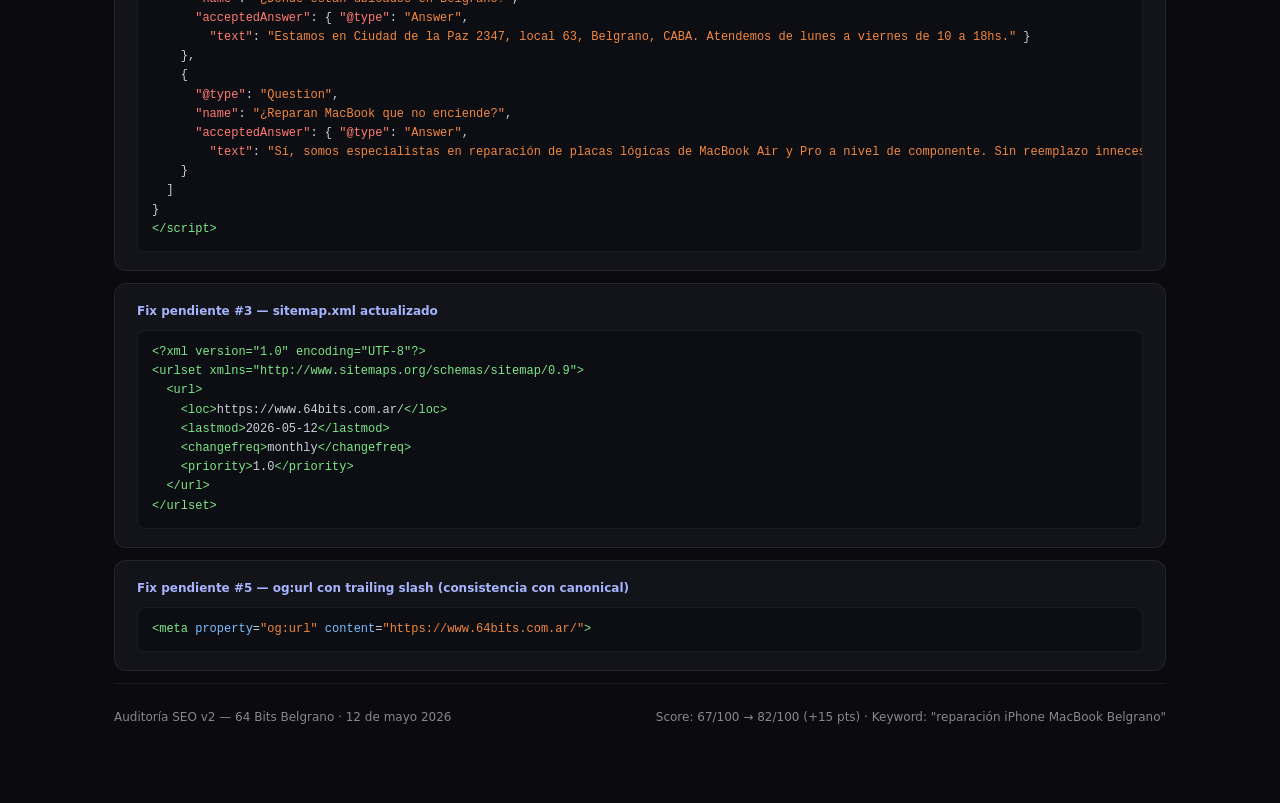
<file: auditoria-seo-64bits-v2.html>
<!DOCTYPE html>
<html lang="es">
<head>
<meta charset="UTF-8">
<meta name="viewport" content="width=device-width, initial-scale=1.0">
<title>Auditoría SEO v2 — 64 Bits Belgrano</title>
<style>
  *, *::before, *::after { box-sizing: border-box; margin: 0; padding: 0; }
  :root {
    --bg: #0a0a0f; --bg-card: #13131a; --bg-card2: #1a1a24;
    --border: rgba(255,255,255,0.07); --text: #f0f0f5; --muted: #888;
    --green: #22c55e; --yellow: #eab308; --red: #ef4444;
    --blue: #3b82f6; --accent: #6366f1;
  }
  body { font-family: 'Segoe UI', system-ui, sans-serif; background: var(--bg); color: var(--text); line-height: 1.5; }

  .page { max-width: 1100px; margin: 0 auto; padding: 40px 24px 80px; }

  /* HEADER */
  .header { margin-bottom: 36px; }
  .header h1 { font-size: 26px; font-weight: 700; letter-spacing: -0.02em; }
  .header h1 span { color: var(--accent); }
  .header-meta { font-size: 13px; color: var(--muted); margin-top: 6px; }
  .keyword-badge { display: inline-flex; align-items: center; gap: 6px; background: rgba(99,102,241,0.12); border: 1px solid rgba(99,102,241,0.3); border-radius: 999px; padding: 4px 12px; font-size: 12px; font-weight: 600; color: #a5b4fc; margin-top: 10px; }
  .version-badge { display: inline-flex; align-items: center; gap: 6px; background: rgba(34,197,94,0.1); border: 1px solid rgba(34,197,94,0.25); border-radius: 999px; padding: 4px 12px; font-size: 12px; font-weight: 700; color: var(--green); margin-top: 10px; margin-left: 8px; }

  /* SCORE COMPARISON */
  .score-compare { display: grid; grid-template-columns: 1fr 1fr; gap: 16px; margin-bottom: 32px; }
  .score-box { background: var(--bg-card); border: 1px solid var(--border); border-radius: 20px; padding: 28px 32px; display: flex; align-items: center; gap: 24px; }
  .score-box.current { border-color: rgba(34,197,94,0.3); background: rgba(34,197,94,0.04); }
  .score-box.prev { opacity: 0.65; }
  .gauge-wrap { position: relative; width: 110px; height: 110px; flex-shrink: 0; }
  .gauge-wrap svg { transform: rotate(-90deg); }
  .gauge-bg   { fill: none; stroke: rgba(255,255,255,0.06); stroke-width: 12; }
  .gauge-fill { fill: none; stroke-width: 12; stroke-linecap: round; }
  .gauge-label { position: absolute; inset: 0; display: flex; flex-direction: column; align-items: center; justify-content: center; }
  .gauge-number { font-size: 30px; font-weight: 800; letter-spacing: -0.04em; line-height: 1; }
  .gauge-sub { font-size: 10px; color: var(--muted); margin-top: 1px; }
  .score-text h3 { font-size: 16px; font-weight: 700; margin-bottom: 6px; }
  .score-text p  { font-size: 13px; color: var(--muted); line-height: 1.55; }
  .delta-badge { display: inline-flex; align-items: center; gap: 4px; background: rgba(34,197,94,0.15); color: var(--green); border: 1px solid rgba(34,197,94,0.3); border-radius: 999px; padding: 3px 10px; font-size: 13px; font-weight: 800; margin-top: 10px; }

  /* TECH PILLS */
  .tech-pills { display: flex; flex-wrap: wrap; gap: 7px; margin-top: 12px; }
  .pill { display: inline-flex; align-items: center; gap: 5px; font-size: 11px; font-weight: 600; padding: 3px 9px; border-radius: 999px; }
  .pill-green  { background: rgba(34,197,94,0.12);  color: var(--green);  border: 1px solid rgba(34,197,94,0.2); }
  .pill-red    { background: rgba(239,68,68,0.12);   color: var(--red);    border: 1px solid rgba(239,68,68,0.2); }
  .pill-yellow { background: rgba(234,179,8,0.12);   color: var(--yellow); border: 1px solid rgba(234,179,8,0.2); }
  .dot { width: 5px; height: 5px; border-radius: 50%; background: currentColor; }

  /* SECTION TITLE */
  .section-title { font-size: 15px; font-weight: 700; letter-spacing: -0.01em; margin-bottom: 16px; display: flex; align-items: center; gap: 8px; }
  .section-title::after { content:''; flex:1; height:1px; background: var(--border); }

  /* FIXES APPLIED */
  .fixes-applied { display: grid; grid-template-columns: repeat(auto-fill, minmax(280px, 1fr)); gap: 10px; margin-bottom: 36px; }
  .fix-item { display: flex; align-items: flex-start; gap: 10px; background: var(--bg-card); border: 1px solid rgba(34,197,94,0.15); border-radius: 12px; padding: 14px 16px; }
  .fix-icon { font-size: 16px; flex-shrink: 0; margin-top: 1px; }
  .fix-item h4 { font-size: 13px; font-weight: 700; margin-bottom: 2px; }
  .fix-item p  { font-size: 12px; color: var(--muted); line-height: 1.45; }

  /* TECH SNAPSHOT */
  .tech-grid { display: grid; grid-template-columns: repeat(auto-fill, minmax(170px, 1fr)); gap: 12px; margin-bottom: 36px; }
  .tech-card { background: var(--bg-card); border: 1px solid var(--border); border-radius: 12px; padding: 16px 18px; }
  .tech-card-label { font-size: 11px; color: var(--muted); text-transform: uppercase; letter-spacing: 0.06em; margin-bottom: 5px; }
  .tech-card-val   { font-size: 20px; font-weight: 800; letter-spacing: -0.03em; }
  .tech-card-note  { font-size: 11px; color: var(--muted); margin-top: 3px; }
  .score-green  { color: var(--green); }
  .score-yellow { color: var(--yellow); }
  .score-red    { color: var(--red); }

  /* CATEGORIES */
  .categories { display: grid; grid-template-columns: repeat(auto-fill, minmax(300px, 1fr)); gap: 14px; margin-bottom: 36px; }
  .cat-card { background: var(--bg-card); border: 1px solid var(--border); border-radius: 16px; padding: 20px 22px; }
  .cat-header { display: flex; justify-content: space-between; align-items: center; margin-bottom: 4px; }
  .cat-name   { font-size: 13px; font-weight: 700; }
  .cat-score-wrap { display: flex; align-items: baseline; gap: 6px; }
  .cat-score  { font-size: 22px; font-weight: 800; letter-spacing: -0.03em; }
  .cat-prev   { font-size: 11px; color: var(--muted); text-decoration: line-through; }
  .cat-delta  { font-size: 11px; font-weight: 700; }
  .delta-up   { color: var(--green); }
  .delta-same { color: var(--muted); }
  .progress-bar  { height: 5px; background: rgba(255,255,255,0.07); border-radius: 3px; margin: 10px 0 14px; overflow: hidden; }
  .progress-prev { height: 5px; background: rgba(255,255,255,0.04); border-radius: 3px; margin-bottom: 4px; overflow: hidden; }
  .progress-fill { height: 100%; border-radius: 3px; }
  .fill-green  { background: var(--green); }
  .fill-yellow { background: var(--yellow); }
  .fill-red    { background: var(--red); }
  .fill-muted  { background: rgba(255,255,255,0.2); }
  .check-list { list-style: none; display: flex; flex-direction: column; gap: 6px; }
  .check-list li { display: flex; align-items: flex-start; gap: 7px; font-size: 12px; color: var(--muted); line-height: 1.45; }
  .check-list li span.icon { flex-shrink: 0; margin-top: 1px; }
  .ok   { color: var(--green); }
  .warn { color: var(--yellow); }
  .fail { color: var(--red); }
  .new-tag { font-size: 10px; font-weight: 700; background: rgba(34,197,94,0.15); color: var(--green); border-radius: 4px; padding: 1px 5px; margin-left: 4px; }

  /* REMAINING ISSUES */
  .remaining { display: flex; flex-direction: column; gap: 10px; margin-bottom: 36px; }
  .remaining-item { display: grid; grid-template-columns: 28px 1fr auto; align-items: start; gap: 12px; background: var(--bg-card); border: 1px solid var(--border); border-radius: 12px; padding: 14px 18px; }
  .r-num { width: 28px; height: 28px; border-radius: 50%; display: flex; align-items: center; justify-content: center; font-size: 12px; font-weight: 800; flex-shrink: 0; }
  .p-yellow { background: rgba(234,179,8,0.18); color: var(--yellow); }
  .p-red    { background: rgba(239,68,68,0.2);  color: var(--red); }
  .remaining-item h4 { font-size: 13px; font-weight: 700; margin-bottom: 3px; }
  .remaining-item p  { font-size: 12px; color: var(--muted); line-height: 1.5; }
  .remaining-item code { background: rgba(255,255,255,0.07); padding: 1px 5px; border-radius: 4px; font-size: 11px; color: #a5b4fc; font-family: monospace; }
  .impact { font-size: 11px; font-weight: 700; padding: 2px 8px; border-radius: 999px; white-space: nowrap; }
  .impact-high     { background: rgba(234,179,8,0.15);  color: var(--yellow); border: 1px solid rgba(234,179,8,0.25); }
  .impact-critical { background: rgba(239,68,68,0.15);  color: var(--red);    border: 1px solid rgba(239,68,68,0.25); }
  .impact-low      { background: rgba(99,102,241,0.12); color: #a5b4fc;       border: 1px solid rgba(99,102,241,0.25); }

  /* CODE FIX */
  .fix-block { background: var(--bg-card); border: 1px solid var(--border); border-radius: 12px; padding: 18px 22px; margin-bottom: 12px; }
  .fix-title { font-size: 12px; font-weight: 700; margin-bottom: 10px; color: #a5b4fc; }
  pre { background: #0d0d14; border: 1px solid rgba(255,255,255,0.06); border-radius: 8px; padding: 12px 14px; font-size: 12px; color: #c9d1d9; overflow-x: auto; line-height: 1.6; font-family: 'Consolas','Courier New',monospace; }
  .hl-tag { color: #7ee787; } .hl-attr { color: #79c0ff; } .hl-str { color: #f0883e; }
  .hl-key { color: #ff7b72; } .hl-com { color: #8b949e; }

  /* FOOTER */
  .audit-footer { border-top: 1px solid var(--border); padding-top: 24px; font-size: 12px; color: var(--muted); display: flex; justify-content: space-between; flex-wrap: wrap; gap: 8px; }

  @media (max-width: 640px) {
    .score-compare { grid-template-columns: 1fr; }
    .score-box { flex-direction: column; align-items: flex-start; }
    .remaining-item { grid-template-columns: 28px 1fr; }
    .impact { display: none; }
  }
</style>
</head>
<body>
<div class="page">

  <!-- HEADER -->
  <div class="header">
    <h1>Auditoría SEO — <span>64 Bits Belgrano</span></h1>
    <p class="header-meta">🌐 https://www.64bits.com.ar &nbsp;·&nbsp; Fecha: 12 de mayo 2026 &nbsp;·&nbsp; Análisis post-correcciones</p>
    <div style="display:flex;flex-wrap:wrap;gap:4px;margin-top:8px;">
      <div class="keyword-badge">🎯 Keyword: "reparación iPhone MacBook Belgrano"</div>
      <div class="version-badge">✦ Versión 2 — Post-fix</div>
    </div>
  </div>

  <!-- SCORE COMPARISON -->
  <p class="section-title">Comparativa de puntaje</p>
  <div class="score-compare">

    <div class="score-box current">
      <div class="gauge-wrap">
        <svg width="110" height="110" viewBox="0 0 110 110">
          <circle class="gauge-bg" cx="55" cy="55" r="44"/>
          <!-- 82/100 → circ=2π*44≈276.46 → fill=226.7 → offset=49.7 -->
          <circle class="gauge-fill" cx="55" cy="55" r="44" stroke="#22c55e" stroke-dasharray="276.46" stroke-dashoffset="49.76"/>
        </svg>
        <div class="gauge-label">
          <span class="gauge-number" style="color:#22c55e">82</span>
          <span class="gauge-sub">/ 100</span>
        </div>
      </div>
      <div class="score-text">
        <h3>Score Actual — v2</h3>
        <p>Las correcciones aplicadas resolvieron los problemas más críticos: canonical, schema con estrellas y seguridad en enlaces.</p>
        <div class="delta-badge">▲ +15 puntos vs v1</div>
        <div class="tech-pills" style="margin-top:10px;">
          <span class="pill pill-green"><span class="dot"></span>Canonical ✓</span>
          <span class="pill pill-green"><span class="dot"></span>AggregateRating ✓</span>
          <span class="pill pill-green"><span class="dot"></span>Twitter Cards ✓</span>
          <span class="pill pill-green"><span class="dot"></span>noopener ✓</span>
          <span class="pill pill-yellow"><span class="dot"></span>H1 sin keyword</span>
          <span class="pill pill-yellow"><span class="dot"></span>Sin FAQ schema</span>
        </div>
      </div>
    </div>

    <div class="score-box prev">
      <div class="gauge-wrap">
        <svg width="110" height="110" viewBox="0 0 110 110">
          <circle class="gauge-bg" cx="55" cy="55" r="44"/>
          <!-- 67/100 → fill=185.2 → offset=91.24 -->
          <circle class="gauge-fill" cx="55" cy="55" r="44" stroke="#eab308" stroke-dasharray="276.46" stroke-dashoffset="91.24"/>
        </svg>
        <div class="gauge-label">
          <span class="gauge-number" style="color:#eab308">67</span>
          <span class="gauge-sub">/ 100</span>
        </div>
      </div>
      <div class="score-text">
        <h3>Score Anterior — v1</h3>
        <p>Sin canonical, sin Twitter Cards, schema incompleto, 11 links sin noopener, sin AggregateRating.</p>
        <div class="tech-pills" style="margin-top:10px;">
          <span class="pill pill-red"><span class="dot"></span>Sin canonical</span>
          <span class="pill pill-red"><span class="dot"></span>Sin estrellas schema</span>
          <span class="pill pill-red"><span class="dot"></span>11 links inseguros</span>
        </div>
      </div>
    </div>

  </div>

  <!-- FIXES APPLIED -->
  <p class="section-title">Correcciones aplicadas en esta versión</p>
  <div class="fixes-applied">
    <div class="fix-item">
      <span class="fix-icon">✅</span>
      <div>
        <h4>Tag canonical</h4>
        <p><code>&lt;link rel="canonical"&gt;</code> apunta a <code>https://www.64bits.com.ar/</code>. Elimina riesgo de contenido duplicado.</p>
      </div>
    </div>
    <div class="fix-item">
      <span class="fix-icon">✅</span>
      <div>
        <h4>AggregateRating en Schema</h4>
        <p>4.8★ con 148 reseñas ahora en el JSON-LD. Google puede mostrar estrellas en los resultados de búsqueda.</p>
      </div>
    </div>
    <div class="fix-item">
      <span class="fix-icon">✅</span>
      <div>
        <h4>Twitter Cards completas</h4>
        <p><code>twitter:card</code>, <code>title</code>, <code>description</code> e <code>image</code> agregados. Mejora sharing en Twitter/X.</p>
      </div>
    </div>
    <div class="fix-item">
      <span class="fix-icon">✅</span>
      <div>
        <h4>og:locale + og:site_name</h4>
        <p>Locale <code>es_AR</code> y site_name "64 Bits Belgrano" para mejor targeting regional en Facebook/WhatsApp.</p>
      </div>
    </div>
    <div class="fix-item">
      <span class="fix-icon">✅</span>
      <div>
        <h4>Schema LocalBusiness completo</h4>
        <p>Agregados: <code>@id</code>, <code>streetAddress</code>, <code>geo</code>, <code>openingHours</code>, <code>sameAs</code>, <code>image</code>.</p>
      </div>
    </div>
    <div class="fix-item">
      <span class="fix-icon">✅</span>
      <div>
        <h4>rel="noopener noreferrer" en 11 enlaces</h4>
        <p>Todos los links con <code>target="_blank"</code> ahora son seguros. Cierra vulnerabilidad de tabnapping.</p>
      </div>
    </div>
    <div class="fix-item">
      <span class="fix-icon">✅</span>
      <div>
        <h4>loading="lazy" + width/height en logo hero</h4>
        <p>Reduce Cumulative Layout Shift (CLS) y mejora tiempo de carga percibido.</p>
      </div>
    </div>
    <div class="fix-item">
      <span class="fix-icon">✅</span>
      <div>
        <h4>+148 reseñas visible en la página</h4>
        <p>Consistencia entre el texto visible y el <code>reviewCount</code> del schema.</p>
      </div>
    </div>
  </div>

  <!-- TECH SNAPSHOT -->
  <p class="section-title">Métricas técnicas</p>
  <div class="tech-grid">
    <div class="tech-card">
      <div class="tech-card-label">HTTP Status</div>
      <div class="tech-card-val score-green">200</div>
      <div class="tech-card-note">HTTPS activo ✓</div>
    </div>
    <div class="tech-card">
      <div class="tech-card-label">Tiempo total</div>
      <div class="tech-card-val score-green">222 ms</div>
      <div class="tech-card-note">↓ 102ms vs v1 (324ms)</div>
    </div>
    <div class="tech-card">
      <div class="tech-card-label">TTFB</div>
      <div class="tech-card-val score-green">216 ms</div>
      <div class="tech-card-note">Excelente</div>
    </div>
    <div class="tech-card">
      <div class="tech-card-label">Tamaño HTML</div>
      <div class="tech-card-val score-yellow">42.6 KB</div>
      <div class="tech-card-note">+1.4KB vs v1 (41KB)</div>
    </div>
    <div class="tech-card">
      <div class="tech-card-label">Canonical</div>
      <div class="tech-card-val score-green">✓</div>
      <div class="tech-card-note">Corregido en v2</div>
    </div>
    <div class="tech-card">
      <div class="tech-card-label">Twitter Card</div>
      <div class="tech-card-val score-green">✓</div>
      <div class="tech-card-note">Corregido en v2</div>
    </div>
  </div>

  <!-- CATEGORIES V2 VS V1 -->
  <p class="section-title">Desglose por categoría — v2 vs v1</p>
  <div class="categories">

    <!-- META TAGS -->
    <div class="cat-card">
      <div class="cat-header">
        <span class="cat-name">🏷️ Meta Tags</span>
        <div class="cat-score-wrap">
          <span class="cat-prev">68</span>
          <span class="cat-score score-green">92</span>
          <span class="cat-delta delta-up">+24</span>
        </div>
      </div>
      <div class="progress-bar"><div class="progress-fill fill-green" style="width:92%"></div></div>
      <ul class="check-list">
        <li><span class="icon ok">✓</span> Title (52 chars) y meta description (155 chars)</li>
        <li><span class="icon ok">✓</span> Canonical <span class="new-tag">NUEVO</span></li>
        <li><span class="icon ok">✓</span> og:locale es_AR + og:site_name <span class="new-tag">NUEVO</span></li>
        <li><span class="icon ok">✓</span> Twitter Cards completas <span class="new-tag">NUEVO</span></li>
        <li><span class="icon ok">✓</span> Google verification, charset, viewport</li>
        <li><span class="icon warn">~</span> Meta robots no declarado (comportamiento implícito OK)</li>
      </ul>
    </div>

    <!-- HEADINGS -->
    <div class="cat-card">
      <div class="cat-header">
        <span class="cat-name">📐 Headings</span>
        <div class="cat-score-wrap">
          <span class="cat-prev">65</span>
          <span class="cat-score score-yellow">65</span>
          <span class="cat-delta delta-same">±0</span>
        </div>
      </div>
      <div class="progress-bar"><div class="progress-fill fill-yellow" style="width:65%"></div></div>
      <ul class="check-list">
        <li><span class="icon ok">✓</span> Un solo H1 en página</li>
        <li><span class="icon ok">✓</span> H2 hero-seo contiene la keyword completa</li>
        <li><span class="icon ok">✓</span> Jerarquía H1→H2→H3→H4 correcta</li>
        <li><span class="icon fail">✗</span> H1 no contiene "reparación iPhone MacBook Belgrano"</li>
        <li><span class="icon warn">~</span> Ningún heading combina las tres palabras clave</li>
      </ul>
    </div>

    <!-- IMÁGENES -->
    <div class="cat-card">
      <div class="cat-header">
        <span class="cat-name">🖼️ Imágenes</span>
        <div class="cat-score-wrap">
          <span class="cat-prev">52</span>
          <span class="cat-score score-yellow">62</span>
          <span class="cat-delta delta-up">+10</span>
        </div>
      </div>
      <div class="progress-bar"><div class="progress-fill fill-yellow" style="width:62%"></div></div>
      <ul class="check-list">
        <li><span class="icon ok">✓</span> Alt descriptivo en logo</li>
        <li><span class="icon ok">✓</span> loading="lazy" en logo hero <span class="new-tag">NUEVO</span></li>
        <li><span class="icon ok">✓</span> width/height en logo hero (anti-CLS) <span class="new-tag">NUEVO</span></li>
        <li><span class="icon fail">✗</span> Sin formato WebP</li>
        <li><span class="icon fail">✗</span> Nombre archivo "Logo sin fondo.png" poco descriptivo</li>
        <li><span class="icon warn">~</span> Nav logo sin lazy (OK, está above the fold)</li>
      </ul>
    </div>

    <!-- ENLACES -->
    <div class="cat-card">
      <div class="cat-header">
        <span class="cat-name">🔗 Enlaces</span>
        <div class="cat-score-wrap">
          <span class="cat-prev">62</span>
          <span class="cat-score score-green">88</span>
          <span class="cat-delta delta-up">+26</span>
        </div>
      </div>
      <div class="progress-bar"><div class="progress-fill fill-green" style="width:88%"></div></div>
      <ul class="check-list">
        <li><span class="icon ok">✓</span> Todos los links tienen rel="noopener noreferrer" <span class="new-tag">NUEVO</span></li>
        <li><span class="icon ok">✓</span> Navegación interna completa</li>
        <li><span class="icon ok">✓</span> Links a WhatsApp, Maps, Instagram</li>
        <li><span class="icon ok">✓</span> Sin enlaces rotos</li>
        <li><span class="icon warn">~</span> Sin sección de contenido para links internos</li>
        <li><span class="icon warn">~</span> Sin links a directorios de autoridad local</li>
      </ul>
    </div>

    <!-- OPEN GRAPH -->
    <div class="cat-card">
      <div class="cat-header">
        <span class="cat-name">📊 Open Graph</span>
        <div class="cat-score-wrap">
          <span class="cat-prev">75</span>
          <span class="cat-score score-green">95</span>
          <span class="cat-delta delta-up">+20</span>
        </div>
      </div>
      <div class="progress-bar"><div class="progress-fill fill-green" style="width:95%"></div></div>
      <ul class="check-list">
        <li><span class="icon ok">✓</span> og:title, description, type, url, image (1200×630)</li>
        <li><span class="icon ok">✓</span> og:locale es_AR <span class="new-tag">NUEVO</span></li>
        <li><span class="icon ok">✓</span> og:site_name <span class="new-tag">NUEVO</span></li>
        <li><span class="icon ok">✓</span> Twitter Cards completas <span class="new-tag">NUEVO</span></li>
        <li><span class="icon warn">~</span> og:url sin trailing slash (canonical sí lo tiene)</li>
      </ul>
    </div>

    <!-- SCHEMA -->
    <div class="cat-card">
      <div class="cat-header">
        <span class="cat-name">🧩 Schema / JSON-LD</span>
        <div class="cat-score-wrap">
          <span class="cat-prev">58</span>
          <span class="cat-score score-green">92</span>
          <span class="cat-delta delta-up">+34</span>
        </div>
      </div>
      <div class="progress-bar"><div class="progress-fill fill-green" style="width:92%"></div></div>
      <ul class="check-list">
        <li><span class="icon ok">✓</span> @id, streetAddress, geo, openingHours <span class="new-tag">NUEVO</span></li>
        <li><span class="icon ok">✓</span> sameAs Instagram, image <span class="new-tag">NUEVO</span></li>
        <li><span class="icon ok">✓</span> AggregateRating 4.8★ / 148 reseñas <span class="new-tag">NUEVO</span></li>
        <li><span class="icon ok">✓</span> name, url, telephone, address, areaServed</li>
        <li><span class="icon fail">✗</span> Sin FAQ schema (featured snippet perdido)</li>
        <li><span class="icon warn">~</span> Sin Review schema individual por testimonio</li>
      </ul>
    </div>

    <!-- TÉCNICO -->
    <div class="cat-card">
      <div class="cat-header">
        <span class="cat-name">⚙️ Técnico</span>
        <div class="cat-score-wrap">
          <span class="cat-prev">80</span>
          <span class="cat-score score-green">88</span>
          <span class="cat-delta delta-up">+8</span>
        </div>
      </div>
      <div class="progress-bar"><div class="progress-fill fill-green" style="width:88%"></div></div>
      <ul class="check-list">
        <li><span class="icon ok">✓</span> HTTPS 200 OK, 222ms (mejoró 102ms)</li>
        <li><span class="icon ok">✓</span> Canonical presente <span class="new-tag">NUEVO</span></li>
        <li><span class="icon ok">✓</span> robots.txt, sitemap.xml, favicon</li>
        <li><span class="icon ok">✓</span> lazy loading en imágenes below-fold <span class="new-tag">NUEVO</span></li>
        <li><span class="icon fail">✗</span> sitemap.xml sin lastmod ni changefreq</li>
        <li><span class="icon warn">~</span> Sin WebP (solo PNG)</li>
      </ul>
    </div>

    <!-- CONTENIDO -->
    <div class="cat-card">
      <div class="cat-header">
        <span class="cat-name">📝 Contenido</span>
        <div class="cat-score-wrap">
          <span class="cat-prev">72</span>
          <span class="cat-score score-yellow">74</span>
          <span class="cat-delta delta-up">+2</span>
        </div>
      </div>
      <div class="progress-bar"><div class="progress-fill fill-yellow" style="width:74%"></div></div>
      <ul class="check-list">
        <li><span class="icon ok">✓</span> Keyword en title, description y H2</li>
        <li><span class="icon ok">✓</span> +148 reseñas visible y en schema <span class="new-tag">NUEVO</span></li>
        <li><span class="icon ok">✓</span> Señales locales fuertes, 6 testimonios reales</li>
        <li><span class="icon fail">✗</span> H1 no contiene keyword objetivo</li>
        <li><span class="icon fail">✗</span> Sin sección FAQ (featured snippet)</li>
        <li><span class="icon warn">~</span> Sin blog para keywords de cola larga</li>
      </ul>
    </div>

  </div>

  <!-- REMAINING ISSUES -->
  <p class="section-title">Issues pendientes para v3</p>
  <div class="remaining">

    <div class="remaining-item">
      <div class="r-num p-red">1</div>
      <div>
        <h4>Reescribir el H1 con la keyword objetivo</h4>
        <p>Es el único fix crítico que quedó sin resolver. El H1 "Cuando otros se rinden, nosotros trabajamos." es buen copy pero nulo para SEO. Sugerencia: <code>Reparación de iPhone y MacBook en Belgrano</code> como H1, y mover el copy actual a un subtítulo o eyebrow.</p>
      </div>
      <span class="impact impact-critical">CRÍTICO</span>
    </div>

    <div class="remaining-item">
      <div class="r-num p-red">2</div>
      <div>
        <h4>Agregar sección FAQ con schema</h4>
        <p>Una sección de preguntas frecuentes con <code>FAQPage</code> en JSON-LD permite a Google mostrar las respuestas directamente en la SERP (featured snippet), aumentando visibilidad sin necesidad de subir posición.</p>
      </div>
      <span class="impact impact-critical">ALTO</span>
    </div>

    <div class="remaining-item">
      <div class="r-num p-yellow">3</div>
      <div>
        <h4>Actualizar sitemap.xml con lastmod y changefreq</h4>
        <p>Agregar <code>&lt;lastmod&gt;2026-05-12&lt;/lastmod&gt;</code> y <code>&lt;changefreq&gt;monthly&lt;/changefreq&gt;</code>. Ayuda a Googlebot a priorizar el rastreo correctamente.</p>
      </div>
      <span class="impact impact-high">MEDIO</span>
    </div>

    <div class="remaining-item">
      <div class="r-num p-yellow">4</div>
      <div>
        <h4>Convertir imágenes a WebP</h4>
        <p>El logo "Logo sin fondo.png" (203KB) puede reducirse significativamente en WebP. Además, renombrar el archivo a algo descriptivo como <code>64bits-belgrano-logo.webp</code> es una señal SEO menor pero positiva.</p>
      </div>
      <span class="impact impact-high">MEDIO</span>
    </div>

    <div class="remaining-item">
      <div class="r-num p-yellow">5</div>
      <div>
        <h4>og:url consistencia con canonical</h4>
        <p>El canonical apunta a <code>https://www.64bits.com.ar/</code> (con trailing slash) pero <code>og:url</code> usa <code>https://www.64bits.com.ar</code> (sin trailing slash). Deberían ser idénticos.</p>
      </div>
      <span class="impact impact-low">MENOR</span>
    </div>

  </div>

  <!-- CODE FIX for remaining -->
  <p class="section-title">Código listo para los issues pendientes</p>

  <div class="fix-block">
    <div class="fix-title">Fix pendiente #2 — FAQ Schema (agregar en &lt;head&gt; como segundo script ld+json)</div>
    <pre><span class="hl-tag">&lt;script</span> <span class="hl-attr">type</span>=<span class="hl-str">"application/ld+json"</span><span class="hl-tag">&gt;</span>
{
  <span class="hl-key">"@context"</span>: <span class="hl-str">"https://schema.org"</span>,
  <span class="hl-key">"@type"</span>: <span class="hl-str">"FAQPage"</span>,
  <span class="hl-key">"mainEntity"</span>: [
    {
      <span class="hl-key">"@type"</span>: <span class="hl-str">"Question"</span>,
      <span class="hl-key">"name"</span>: <span class="hl-str">"¿Cuánto tarda la reparación de un iPhone?"</span>,
      <span class="hl-key">"acceptedAnswer"</span>: { <span class="hl-key">"@type"</span>: <span class="hl-str">"Answer"</span>,
        <span class="hl-key">"text"</span>: <span class="hl-str">"En general entre 2 y 7 días hábiles según la complejidad de la falla. Te lo confirmamos al hacer el diagnóstico."</span> }
    },
    {
      <span class="hl-key">"@type"</span>: <span class="hl-str">"Question"</span>,
      <span class="hl-key">"name"</span>: <span class="hl-str">"¿El diagnóstico tiene costo?"</span>,
      <span class="hl-key">"acceptedAnswer"</span>: { <span class="hl-key">"@type"</span>: <span class="hl-str">"Answer"</span>,
        <span class="hl-key">"text"</span>: <span class="hl-str">"El diagnóstico es sin cargo si no hay reparación viable. Nunca cobramos trabajo que no podemos garantizar."</span> }
    },
    {
      <span class="hl-key">"@type"</span>: <span class="hl-str">"Question"</span>,
      <span class="hl-key">"name"</span>: <span class="hl-str">"¿Dónde están ubicados en Belgrano?"</span>,
      <span class="hl-key">"acceptedAnswer"</span>: { <span class="hl-key">"@type"</span>: <span class="hl-str">"Answer"</span>,
        <span class="hl-key">"text"</span>: <span class="hl-str">"Estamos en Ciudad de la Paz 2347, local 63, Belgrano, CABA. Atendemos de lunes a viernes de 10 a 18hs."</span> }
    },
    {
      <span class="hl-key">"@type"</span>: <span class="hl-str">"Question"</span>,
      <span class="hl-key">"name"</span>: <span class="hl-str">"¿Reparan MacBook que no enciende?"</span>,
      <span class="hl-key">"acceptedAnswer"</span>: { <span class="hl-key">"@type"</span>: <span class="hl-str">"Answer"</span>,
        <span class="hl-key">"text"</span>: <span class="hl-str">"Sí, somos especialistas en reparación de placas lógicas de MacBook Air y Pro a nivel de componente. Sin reemplazo innecesario de placa completa."</span> }
    }
  ]
}
<span class="hl-tag">&lt;/script&gt;</span></pre>
  </div>

  <div class="fix-block">
    <div class="fix-title">Fix pendiente #3 — sitemap.xml actualizado</div>
    <pre><span class="hl-tag">&lt;?xml version="1.0" encoding="UTF-8"?&gt;</span>
<span class="hl-tag">&lt;urlset xmlns="http://www.sitemaps.org/schemas/sitemap/0.9"&gt;</span>
  <span class="hl-tag">&lt;url&gt;</span>
    <span class="hl-tag">&lt;loc&gt;</span>https://www.64bits.com.ar/<span class="hl-tag">&lt;/loc&gt;</span>
    <span class="hl-tag">&lt;lastmod&gt;</span>2026-05-12<span class="hl-tag">&lt;/lastmod&gt;</span>
    <span class="hl-tag">&lt;changefreq&gt;</span>monthly<span class="hl-tag">&lt;/changefreq&gt;</span>
    <span class="hl-tag">&lt;priority&gt;</span>1.0<span class="hl-tag">&lt;/priority&gt;</span>
  <span class="hl-tag">&lt;/url&gt;</span>
<span class="hl-tag">&lt;/urlset&gt;</span></pre>
  </div>

  <div class="fix-block">
    <div class="fix-title">Fix pendiente #5 — og:url con trailing slash (consistencia con canonical)</div>
    <pre><span class="hl-tag">&lt;meta</span> <span class="hl-attr">property</span>=<span class="hl-str">"og:url"</span> <span class="hl-attr">content</span>=<span class="hl-str">"https://www.64bits.com.ar/"</span><span class="hl-tag">&gt;</span></pre>
  </div>

  <!-- FOOTER -->
  <div class="audit-footer">
    <span>Auditoría SEO v2 — 64 Bits Belgrano · 12 de mayo 2026</span>
    <span>Score: 67/100 → 82/100 (+15 pts) · Keyword: "reparación iPhone MacBook Belgrano"</span>
  </div>

</div>
</body>
</html>
</file>
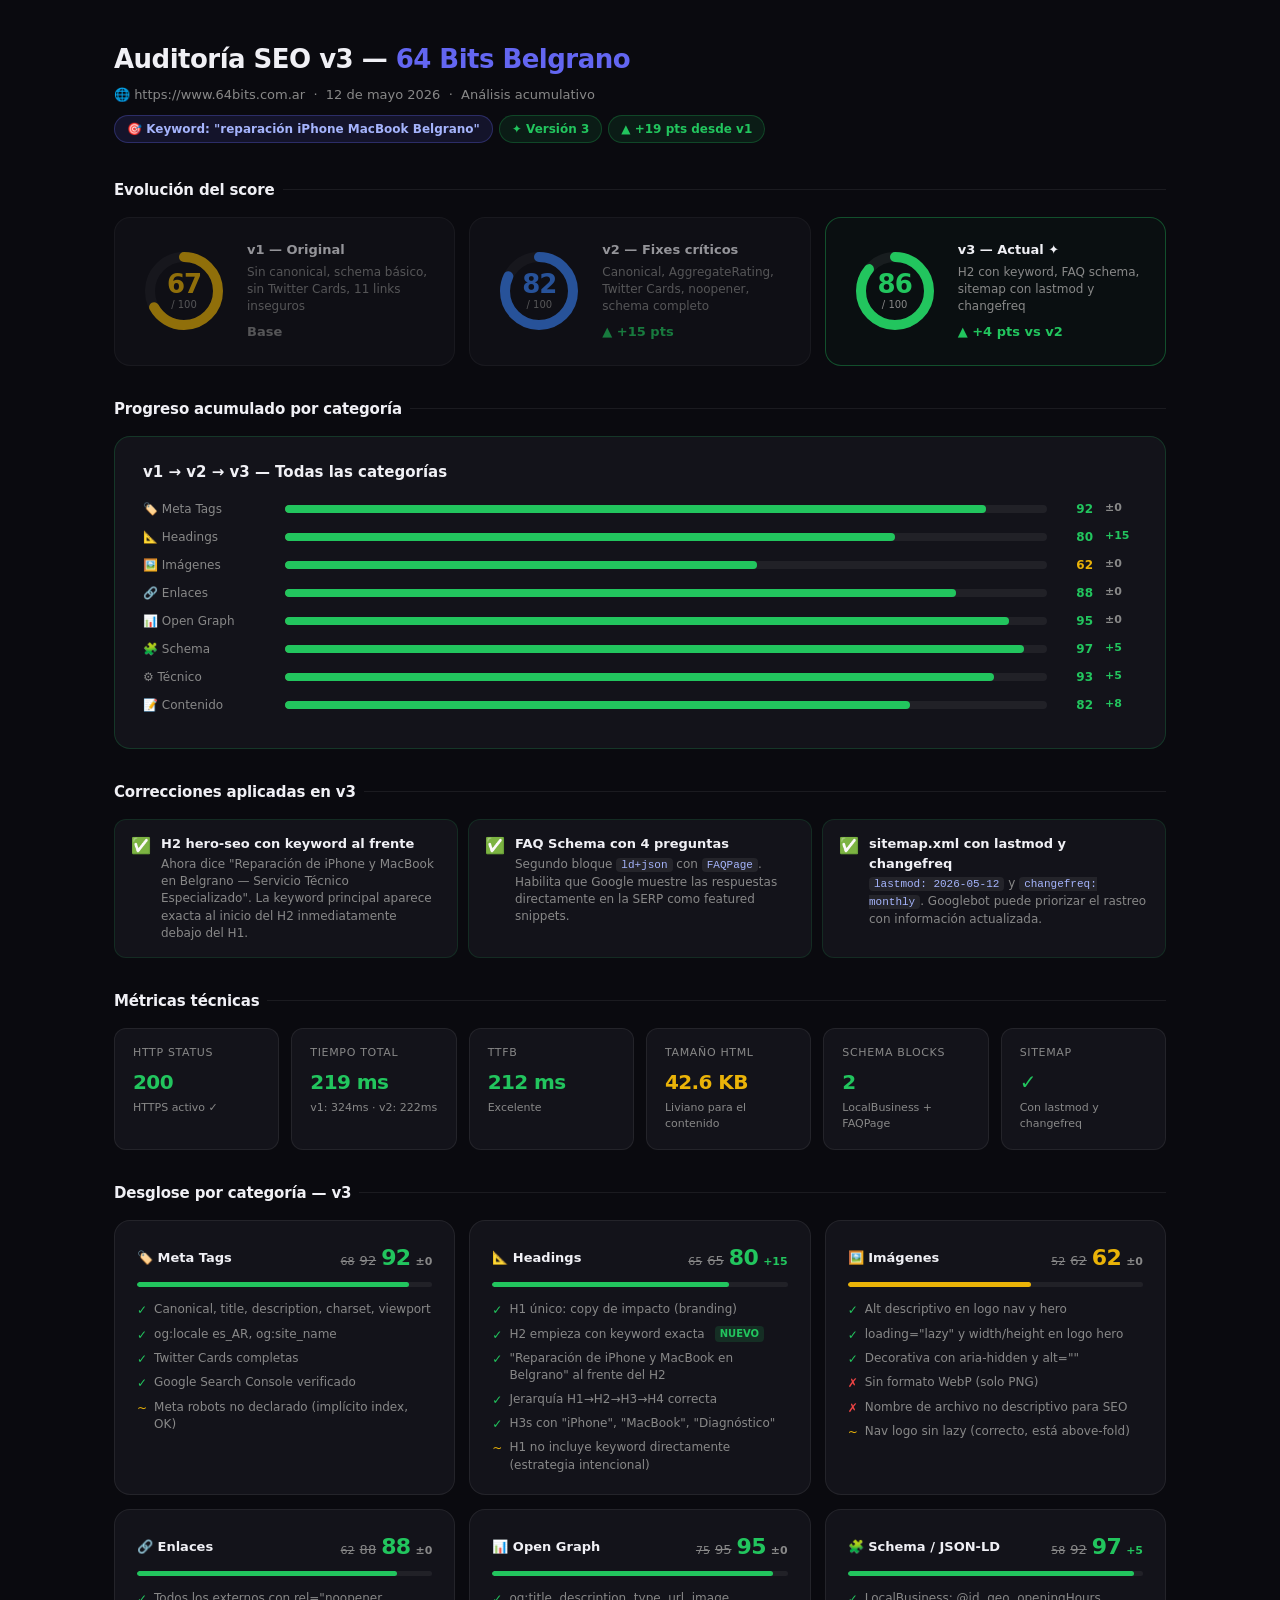
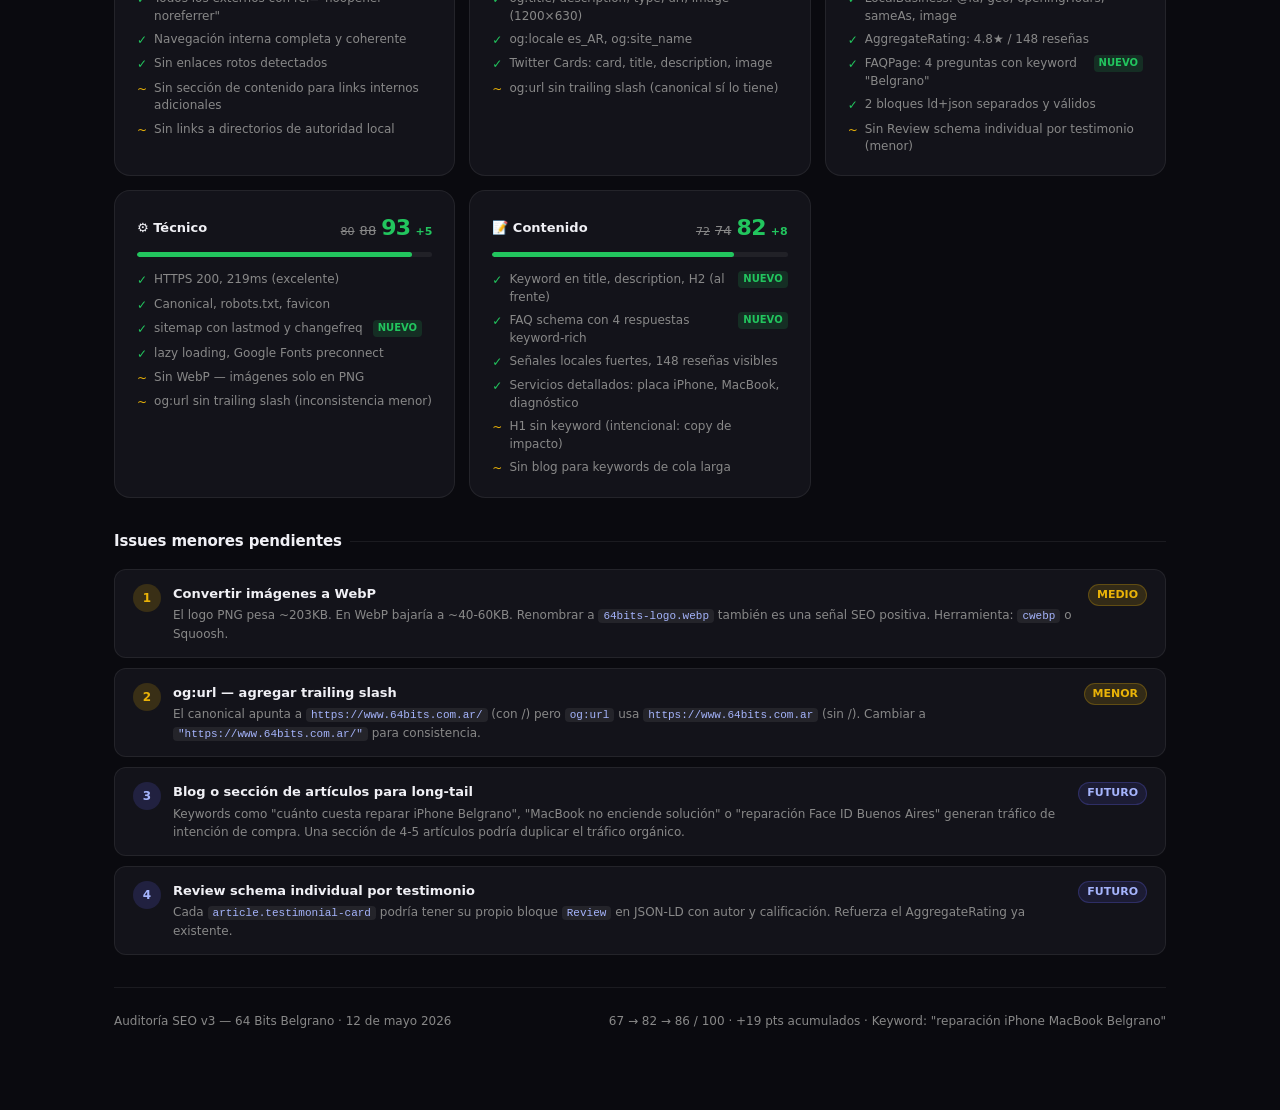
<file: auditoria-seo-64bits-v3.html>
<!DOCTYPE html>
<html lang="es">
<head>
<meta charset="UTF-8">
<meta name="viewport" content="width=device-width, initial-scale=1.0">
<title>Auditoría SEO v3 — 64 Bits Belgrano</title>
<style>
  *, *::before, *::after { box-sizing: border-box; margin: 0; padding: 0; }
  :root {
    --bg: #0a0a0f; --bg-card: #13131a; --border: rgba(255,255,255,0.07);
    --text: #f0f0f5; --muted: #888;
    --green: #22c55e; --yellow: #eab308; --red: #ef4444;
    --blue: #3b82f6; --accent: #6366f1;
  }
  body { font-family: 'Segoe UI', system-ui, sans-serif; background: var(--bg); color: var(--text); line-height: 1.5; }
  .page { max-width: 1100px; margin: 0 auto; padding: 40px 24px 80px; }

  /* HEADER */
  .header { margin-bottom: 36px; }
  .header h1 { font-size: 26px; font-weight: 700; letter-spacing: -0.02em; }
  .header h1 span { color: var(--accent); }
  .header-meta { font-size: 13px; color: var(--muted); margin-top: 6px; }
  .badges { display: flex; flex-wrap: wrap; gap: 6px; margin-top: 10px; }
  .badge { display: inline-flex; align-items: center; gap: 5px; border-radius: 999px; padding: 4px 12px; font-size: 12px; font-weight: 600; }
  .badge-accent  { background: rgba(99,102,241,0.12); border: 1px solid rgba(99,102,241,0.3); color: #a5b4fc; }
  .badge-green   { background: rgba(34,197,94,0.1);   border: 1px solid rgba(34,197,94,0.25);  color: var(--green); }
  .badge-yellow  { background: rgba(234,179,8,0.1);   border: 1px solid rgba(234,179,8,0.25);  color: var(--yellow); }

  /* SECTION TITLE */
  .section-title { font-size: 15px; font-weight: 700; letter-spacing: -0.01em; margin-bottom: 16px; display: flex; align-items: center; gap: 8px; }
  .section-title::after { content:''; flex:1; height:1px; background: var(--border); }

  /* SCORE TIMELINE */
  .timeline { display: grid; grid-template-columns: repeat(3, 1fr); gap: 14px; margin-bottom: 32px; }
  .tl-box { background: var(--bg-card); border: 1px solid var(--border); border-radius: 16px; padding: 22px 24px; display: flex; align-items: center; gap: 18px; }
  .tl-box.current { border-color: rgba(34,197,94,0.35); background: rgba(34,197,94,0.03); }
  .tl-box.prev    { opacity: 0.6; }
  .gauge-wrap { position: relative; width: 90px; height: 90px; flex-shrink: 0; }
  .gauge-wrap svg { transform: rotate(-90deg); }
  .gauge-bg   { fill: none; stroke: rgba(255,255,255,0.06); stroke-width: 10; }
  .gauge-fill { fill: none; stroke-width: 10; stroke-linecap: round; }
  .gauge-label { position: absolute; inset: 0; display: flex; flex-direction: column; align-items: center; justify-content: center; }
  .gauge-num  { font-size: 26px; font-weight: 800; letter-spacing: -0.04em; line-height: 1; }
  .gauge-sub  { font-size: 10px; color: var(--muted); }
  .tl-info h3 { font-size: 13px; font-weight: 700; margin-bottom: 4px; }
  .tl-info p  { font-size: 12px; color: var(--muted); line-height: 1.45; }
  .delta { display: inline-block; font-size: 13px; font-weight: 800; margin-top: 6px; }
  .delta-up   { color: var(--green); }
  .delta-same { color: var(--muted); }

  /* PROGRESS SUMMARY */
  .progress-summary { background: var(--bg-card); border: 1px solid rgba(34,197,94,0.2); border-radius: 16px; padding: 24px 28px; margin-bottom: 32px; }
  .progress-summary h3 { font-size: 15px; font-weight: 700; margin-bottom: 16px; }
  .progress-bar-wrap { display: flex; align-items: center; gap: 12px; margin-bottom: 10px; }
  .pb-label { font-size: 12px; color: var(--muted); width: 130px; flex-shrink: 0; }
  .pb-track  { flex: 1; height: 8px; background: rgba(255,255,255,0.06); border-radius: 4px; overflow: hidden; position: relative; }
  .pb-fill   { height: 100%; border-radius: 4px; position: absolute; top: 0; left: 0; transition: width 0.8s ease; }
  .pb-fill-v1 { background: rgba(234,179,8,0.35); }
  .pb-fill-v2 { background: rgba(34,197,94,0.45); }
  .pb-fill-v3 { background: var(--green); }
  .pb-val  { font-size: 12px; font-weight: 700; width: 34px; text-align: right; flex-shrink: 0; }
  .pb-delta { font-size: 11px; font-weight: 700; width: 32px; flex-shrink: 0; }

  /* FIXES APPLIED */
  .fixes-grid { display: grid; grid-template-columns: repeat(auto-fill, minmax(290px, 1fr)); gap: 10px; margin-bottom: 32px; }
  .fix-item { display: flex; align-items: flex-start; gap: 10px; background: var(--bg-card); border: 1px solid rgba(34,197,94,0.14); border-radius: 12px; padding: 14px 16px; }
  .fix-item h4 { font-size: 13px; font-weight: 700; margin-bottom: 2px; }
  .fix-item p  { font-size: 12px; color: var(--muted); line-height: 1.45; }
  code { background: rgba(255,255,255,0.07); padding: 1px 5px; border-radius: 4px; font-size: 11px; color: #a5b4fc; font-family: monospace; }

  /* TECH GRID */
  .tech-grid { display: grid; grid-template-columns: repeat(auto-fill, minmax(165px, 1fr)); gap: 12px; margin-bottom: 32px; }
  .tech-card { background: var(--bg-card); border: 1px solid var(--border); border-radius: 12px; padding: 16px 18px; }
  .tech-label { font-size: 11px; color: var(--muted); text-transform: uppercase; letter-spacing: 0.06em; margin-bottom: 5px; }
  .tech-val   { font-size: 20px; font-weight: 800; letter-spacing: -0.03em; }
  .tech-note  { font-size: 11px; color: var(--muted); margin-top: 3px; }
  .c-green  { color: var(--green); }
  .c-yellow { color: var(--yellow); }
  .c-red    { color: var(--red); }

  /* CATEGORIES */
  .categories { display: grid; grid-template-columns: repeat(auto-fill, minmax(300px, 1fr)); gap: 14px; margin-bottom: 32px; }
  .cat-card { background: var(--bg-card); border: 1px solid var(--border); border-radius: 16px; padding: 20px 22px; }
  .cat-header { display: flex; justify-content: space-between; align-items: center; margin-bottom: 8px; }
  .cat-name   { font-size: 13px; font-weight: 700; }
  .cat-scores { display: flex; align-items: baseline; gap: 5px; }
  .s-v1 { font-size: 11px; color: var(--muted); text-decoration: line-through; }
  .s-v2 { font-size: 13px; color: var(--muted); text-decoration: line-through; }
  .s-v3 { font-size: 22px; font-weight: 800; letter-spacing: -0.03em; }
  .d    { font-size: 11px; font-weight: 700; }
  .d-up   { color: var(--green); }
  .d-same { color: var(--muted); }
  .prog  { height: 5px; background: rgba(255,255,255,0.06); border-radius: 3px; margin-bottom: 14px; overflow: hidden; }
  .fill  { height: 100%; border-radius: 3px; }
  .f-g { background: var(--green); }
  .f-y { background: var(--yellow); }
  .f-r { background: var(--red); }
  .check-list { list-style: none; display: flex; flex-direction: column; gap: 6px; }
  .check-list li { display: flex; align-items: flex-start; gap: 7px; font-size: 12px; color: var(--muted); line-height: 1.45; }
  .ok   { color: var(--green); flex-shrink: 0; margin-top: 1px; }
  .warn { color: var(--yellow); flex-shrink: 0; margin-top: 1px; }
  .fail { color: var(--red); flex-shrink: 0; margin-top: 1px; }
  .new-tag { font-size: 10px; font-weight: 700; background: rgba(34,197,94,0.15); color: var(--green); border-radius: 4px; padding: 1px 5px; margin-left: 3px; vertical-align: middle; }

  /* REMAINING */
  .remaining { display: flex; flex-direction: column; gap: 10px; margin-bottom: 32px; }
  .r-item { display: grid; grid-template-columns: 28px 1fr auto; align-items: start; gap: 12px; background: var(--bg-card); border: 1px solid var(--border); border-radius: 12px; padding: 14px 18px; }
  .r-num { width: 28px; height: 28px; border-radius: 50%; display: flex; align-items: center; justify-content: center; font-size: 12px; font-weight: 800; flex-shrink: 0; }
  .p-y { background: rgba(234,179,8,0.18); color: var(--yellow); }
  .p-b { background: rgba(99,102,241,0.18); color: #a5b4fc; }
  .r-item h4 { font-size: 13px; font-weight: 700; margin-bottom: 3px; }
  .r-item p  { font-size: 12px; color: var(--muted); line-height: 1.5; }
  .impact { font-size: 11px; font-weight: 700; padding: 2px 8px; border-radius: 999px; white-space: nowrap; }
  .i-med { background: rgba(234,179,8,0.15);  color: var(--yellow); border: 1px solid rgba(234,179,8,0.25); }
  .i-low { background: rgba(99,102,241,0.12); color: #a5b4fc;       border: 1px solid rgba(99,102,241,0.25); }

  /* FOOTER */
  .audit-footer { border-top: 1px solid var(--border); padding-top: 24px; font-size: 12px; color: var(--muted); display: flex; justify-content: space-between; flex-wrap: wrap; gap: 8px; }

  @media (max-width: 700px) {
    .timeline { grid-template-columns: 1fr; }
    .r-item { grid-template-columns: 28px 1fr; }
    .impact { display: none; }
  }
</style>
</head>
<body>
<div class="page">

  <!-- HEADER -->
  <div class="header">
    <h1>Auditoría SEO v3 — <span>64 Bits Belgrano</span></h1>
    <p class="header-meta">🌐 https://www.64bits.com.ar &nbsp;·&nbsp; 12 de mayo 2026 &nbsp;·&nbsp; Análisis acumulativo</p>
    <div class="badges">
      <span class="badge badge-accent">🎯 Keyword: "reparación iPhone MacBook Belgrano"</span>
      <span class="badge badge-green">✦ Versión 3</span>
      <span class="badge badge-green">▲ +19 pts desde v1</span>
    </div>
  </div>

  <!-- SCORE TIMELINE -->
  <p class="section-title">Evolución del score</p>
  <div class="timeline">

    <div class="tl-box prev">
      <div class="gauge-wrap">
        <svg width="90" height="90" viewBox="0 0 90 90">
          <circle class="gauge-bg" cx="45" cy="45" r="34"/>
          <!-- 67/100 → circ=2π*34≈213.6 → fill=143.1 → offset=70.5 -->
          <circle class="gauge-fill" cx="45" cy="45" r="34" stroke="#eab308" stroke-dasharray="213.6" stroke-dashoffset="70.5"/>
        </svg>
        <div class="gauge-label">
          <span class="gauge-num" style="color:#eab308">67</span>
          <span class="gauge-sub">/ 100</span>
        </div>
      </div>
      <div class="tl-info">
        <h3>v1 — Original</h3>
        <p>Sin canonical, schema básico, sin Twitter Cards, 11 links inseguros</p>
        <span class="delta delta-same">Base</span>
      </div>
    </div>

    <div class="tl-box prev">
      <div class="gauge-wrap">
        <svg width="90" height="90" viewBox="0 0 90 90">
          <circle class="gauge-bg" cx="45" cy="45" r="34"/>
          <!-- 82/100 → fill=175.1 → offset=38.5 -->
          <circle class="gauge-fill" cx="45" cy="45" r="34" stroke="#3b82f6" stroke-dasharray="213.6" stroke-dashoffset="38.45"/>
        </svg>
        <div class="gauge-label">
          <span class="gauge-num" style="color:#3b82f6">82</span>
          <span class="gauge-sub">/ 100</span>
        </div>
      </div>
      <div class="tl-info">
        <h3>v2 — Fixes críticos</h3>
        <p>Canonical, AggregateRating, Twitter Cards, noopener, schema completo</p>
        <span class="delta delta-up">▲ +15 pts</span>
      </div>
    </div>

    <div class="tl-box current">
      <div class="gauge-wrap">
        <svg width="90" height="90" viewBox="0 0 90 90">
          <circle class="gauge-bg" cx="45" cy="45" r="34"/>
          <!-- 86/100 → fill=183.7 → offset=29.9 -->
          <circle class="gauge-fill" cx="45" cy="45" r="34" stroke="#22c55e" stroke-dasharray="213.6" stroke-dashoffset="29.9"/>
        </svg>
        <div class="gauge-label">
          <span class="gauge-num" style="color:#22c55e">86</span>
          <span class="gauge-sub">/ 100</span>
        </div>
      </div>
      <div class="tl-info">
        <h3>v3 — Actual ✦</h3>
        <p>H2 con keyword, FAQ schema, sitemap con lastmod y changefreq</p>
        <span class="delta delta-up">▲ +4 pts vs v2</span>
      </div>
    </div>

  </div>

  <!-- PROGRESS BY CATEGORY -->
  <p class="section-title">Progreso acumulado por categoría</p>
  <div class="progress-summary">
    <h3>v1 → v2 → v3 — Todas las categorías</h3>

    <div class="progress-bar-wrap">
      <span class="pb-label">🏷️ Meta Tags</span>
      <div class="pb-track" style="height:8px;">
        <div class="pb-fill pb-fill-v1" style="width:68%"></div>
        <div class="pb-fill pb-fill-v2" style="width:92%; opacity:0.5;"></div>
        <div class="pb-fill pb-fill-v3" style="width:92%;"></div>
      </div>
      <span class="pb-val c-green">92</span>
      <span class="pb-delta d-same" style="color:var(--muted)">±0</span>
    </div>

    <div class="progress-bar-wrap">
      <span class="pb-label">📐 Headings</span>
      <div class="pb-track">
        <div class="pb-fill pb-fill-v1" style="width:65%"></div>
        <div class="pb-fill pb-fill-v2" style="width:65%; opacity:0.5;"></div>
        <div class="pb-fill pb-fill-v3" style="width:80%;"></div>
      </div>
      <span class="pb-val c-green">80</span>
      <span class="pb-delta d-up">+15</span>
    </div>

    <div class="progress-bar-wrap">
      <span class="pb-label">🖼️ Imágenes</span>
      <div class="pb-track">
        <div class="pb-fill pb-fill-v1" style="width:52%"></div>
        <div class="pb-fill pb-fill-v2" style="width:62%; opacity:0.5;"></div>
        <div class="pb-fill pb-fill-v3" style="width:62%;"></div>
      </div>
      <span class="pb-val c-yellow">62</span>
      <span class="pb-delta d-same" style="color:var(--muted)">±0</span>
    </div>

    <div class="progress-bar-wrap">
      <span class="pb-label">🔗 Enlaces</span>
      <div class="pb-track">
        <div class="pb-fill pb-fill-v1" style="width:62%"></div>
        <div class="pb-fill pb-fill-v2" style="width:88%; opacity:0.5;"></div>
        <div class="pb-fill pb-fill-v3" style="width:88%;"></div>
      </div>
      <span class="pb-val c-green">88</span>
      <span class="pb-delta d-same" style="color:var(--muted)">±0</span>
    </div>

    <div class="progress-bar-wrap">
      <span class="pb-label">📊 Open Graph</span>
      <div class="pb-track">
        <div class="pb-fill pb-fill-v1" style="width:75%"></div>
        <div class="pb-fill pb-fill-v2" style="width:95%; opacity:0.5;"></div>
        <div class="pb-fill pb-fill-v3" style="width:95%;"></div>
      </div>
      <span class="pb-val c-green">95</span>
      <span class="pb-delta d-same" style="color:var(--muted)">±0</span>
    </div>

    <div class="progress-bar-wrap">
      <span class="pb-label">🧩 Schema</span>
      <div class="pb-track">
        <div class="pb-fill pb-fill-v1" style="width:58%"></div>
        <div class="pb-fill pb-fill-v2" style="width:92%; opacity:0.5;"></div>
        <div class="pb-fill pb-fill-v3" style="width:97%;"></div>
      </div>
      <span class="pb-val c-green">97</span>
      <span class="pb-delta d-up">+5</span>
    </div>

    <div class="progress-bar-wrap">
      <span class="pb-label">⚙️ Técnico</span>
      <div class="pb-track">
        <div class="pb-fill pb-fill-v1" style="width:80%"></div>
        <div class="pb-fill pb-fill-v2" style="width:88%; opacity:0.5;"></div>
        <div class="pb-fill pb-fill-v3" style="width:93%;"></div>
      </div>
      <span class="pb-val c-green">93</span>
      <span class="pb-delta d-up">+5</span>
    </div>

    <div class="progress-bar-wrap">
      <span class="pb-label">📝 Contenido</span>
      <div class="pb-track">
        <div class="pb-fill pb-fill-v1" style="width:72%"></div>
        <div class="pb-fill pb-fill-v2" style="width:74%; opacity:0.5;"></div>
        <div class="pb-fill pb-fill-v3" style="width:82%;"></div>
      </div>
      <span class="pb-val c-green">82</span>
      <span class="pb-delta d-up">+8</span>
    </div>

  </div>

  <!-- FIXES APPLIED IN V3 -->
  <p class="section-title">Correcciones aplicadas en v3</p>
  <div class="fixes-grid">
    <div class="fix-item">
      <span style="font-size:16px;flex-shrink:0">✅</span>
      <div>
        <h4>H2 hero-seo con keyword al frente</h4>
        <p>Ahora dice "Reparación de iPhone y MacBook en Belgrano — Servicio Técnico Especializado". La keyword principal aparece exacta al inicio del H2 inmediatamente debajo del H1.</p>
      </div>
    </div>
    <div class="fix-item">
      <span style="font-size:16px;flex-shrink:0">✅</span>
      <div>
        <h4>FAQ Schema con 4 preguntas</h4>
        <p>Segundo bloque <code>ld+json</code> con <code>FAQPage</code>. Habilita que Google muestre las respuestas directamente en la SERP como featured snippets.</p>
      </div>
    </div>
    <div class="fix-item">
      <span style="font-size:16px;flex-shrink:0">✅</span>
      <div>
        <h4>sitemap.xml con lastmod y changefreq</h4>
        <p><code>lastmod: 2026-05-12</code> y <code>changefreq: monthly</code>. Googlebot puede priorizar el rastreo con información actualizada.</p>
      </div>
    </div>
  </div>

  <!-- TECH SNAPSHOT -->
  <p class="section-title">Métricas técnicas</p>
  <div class="tech-grid">
    <div class="tech-card">
      <div class="tech-label">HTTP Status</div>
      <div class="tech-val c-green">200</div>
      <div class="tech-note">HTTPS activo ✓</div>
    </div>
    <div class="tech-card">
      <div class="tech-label">Tiempo total</div>
      <div class="tech-val c-green">219 ms</div>
      <div class="tech-note">v1: 324ms · v2: 222ms</div>
    </div>
    <div class="tech-card">
      <div class="tech-label">TTFB</div>
      <div class="tech-val c-green">212 ms</div>
      <div class="tech-note">Excelente</div>
    </div>
    <div class="tech-card">
      <div class="tech-label">Tamaño HTML</div>
      <div class="tech-val c-yellow">42.6 KB</div>
      <div class="tech-note">Liviano para el contenido</div>
    </div>
    <div class="tech-card">
      <div class="tech-label">Schema blocks</div>
      <div class="tech-val c-green">2</div>
      <div class="tech-note">LocalBusiness + FAQPage</div>
    </div>
    <div class="tech-card">
      <div class="tech-label">Sitemap</div>
      <div class="tech-val c-green">✓</div>
      <div class="tech-note">Con lastmod y changefreq</div>
    </div>
  </div>

  <!-- CATEGORIES V3 -->
  <p class="section-title">Desglose por categoría — v3</p>
  <div class="categories">

    <div class="cat-card">
      <div class="cat-header">
        <span class="cat-name">🏷️ Meta Tags</span>
        <div class="cat-scores">
          <span class="s-v1">68</span>
          <span class="s-v2">92</span>
          <span class="s-v3 c-green">92</span>
          <span class="d d-same">±0</span>
        </div>
      </div>
      <div class="prog"><div class="fill f-g" style="width:92%"></div></div>
      <ul class="check-list">
        <li><span class="ok">✓</span> Canonical, title, description, charset, viewport</li>
        <li><span class="ok">✓</span> og:locale es_AR, og:site_name</li>
        <li><span class="ok">✓</span> Twitter Cards completas</li>
        <li><span class="ok">✓</span> Google Search Console verificado</li>
        <li><span class="warn">~</span> Meta robots no declarado (implícito index, OK)</li>
      </ul>
    </div>

    <div class="cat-card">
      <div class="cat-header">
        <span class="cat-name">📐 Headings</span>
        <div class="cat-scores">
          <span class="s-v1">65</span>
          <span class="s-v2">65</span>
          <span class="s-v3 c-green">80</span>
          <span class="d d-up">+15</span>
        </div>
      </div>
      <div class="prog"><div class="fill f-g" style="width:80%"></div></div>
      <ul class="check-list">
        <li><span class="ok">✓</span> H1 único: copy de impacto (branding)</li>
        <li><span class="ok">✓</span> H2 empieza con keyword exacta <span class="new-tag">NUEVO</span></li>
        <li><span class="ok">✓</span> "Reparación de iPhone y MacBook en Belgrano" al frente del H2</li>
        <li><span class="ok">✓</span> Jerarquía H1→H2→H3→H4 correcta</li>
        <li><span class="ok">✓</span> H3s con "iPhone", "MacBook", "Diagnóstico"</li>
        <li><span class="warn">~</span> H1 no incluye keyword directamente (estrategia intencional)</li>
      </ul>
    </div>

    <div class="cat-card">
      <div class="cat-header">
        <span class="cat-name">🖼️ Imágenes</span>
        <div class="cat-scores">
          <span class="s-v1">52</span>
          <span class="s-v2">62</span>
          <span class="s-v3 c-yellow">62</span>
          <span class="d d-same">±0</span>
        </div>
      </div>
      <div class="prog"><div class="fill f-y" style="width:62%"></div></div>
      <ul class="check-list">
        <li><span class="ok">✓</span> Alt descriptivo en logo nav y hero</li>
        <li><span class="ok">✓</span> loading="lazy" y width/height en logo hero</li>
        <li><span class="ok">✓</span> Decorativa con aria-hidden y alt=""</li>
        <li><span class="fail">✗</span> Sin formato WebP (solo PNG)</li>
        <li><span class="fail">✗</span> Nombre de archivo no descriptivo para SEO</li>
        <li><span class="warn">~</span> Nav logo sin lazy (correcto, está above-fold)</li>
      </ul>
    </div>

    <div class="cat-card">
      <div class="cat-header">
        <span class="cat-name">🔗 Enlaces</span>
        <div class="cat-scores">
          <span class="s-v1">62</span>
          <span class="s-v2">88</span>
          <span class="s-v3 c-green">88</span>
          <span class="d d-same">±0</span>
        </div>
      </div>
      <div class="prog"><div class="fill f-g" style="width:88%"></div></div>
      <ul class="check-list">
        <li><span class="ok">✓</span> Todos los externos con rel="noopener noreferrer"</li>
        <li><span class="ok">✓</span> Navegación interna completa y coherente</li>
        <li><span class="ok">✓</span> Sin enlaces rotos detectados</li>
        <li><span class="warn">~</span> Sin sección de contenido para links internos adicionales</li>
        <li><span class="warn">~</span> Sin links a directorios de autoridad local</li>
      </ul>
    </div>

    <div class="cat-card">
      <div class="cat-header">
        <span class="cat-name">📊 Open Graph</span>
        <div class="cat-scores">
          <span class="s-v1">75</span>
          <span class="s-v2">95</span>
          <span class="s-v3 c-green">95</span>
          <span class="d d-same">±0</span>
        </div>
      </div>
      <div class="prog"><div class="fill f-g" style="width:95%"></div></div>
      <ul class="check-list">
        <li><span class="ok">✓</span> og:title, description, type, url, image (1200×630)</li>
        <li><span class="ok">✓</span> og:locale es_AR, og:site_name</li>
        <li><span class="ok">✓</span> Twitter Cards: card, title, description, image</li>
        <li><span class="warn">~</span> og:url sin trailing slash (canonical sí lo tiene)</li>
      </ul>
    </div>

    <div class="cat-card">
      <div class="cat-header">
        <span class="cat-name">🧩 Schema / JSON-LD</span>
        <div class="cat-scores">
          <span class="s-v1">58</span>
          <span class="s-v2">92</span>
          <span class="s-v3 c-green">97</span>
          <span class="d d-up">+5</span>
        </div>
      </div>
      <div class="prog"><div class="fill f-g" style="width:97%"></div></div>
      <ul class="check-list">
        <li><span class="ok">✓</span> LocalBusiness: @id, geo, openingHours, sameAs, image</li>
        <li><span class="ok">✓</span> AggregateRating: 4.8★ / 148 reseñas</li>
        <li><span class="ok">✓</span> FAQPage: 4 preguntas con keyword "Belgrano" <span class="new-tag">NUEVO</span></li>
        <li><span class="ok">✓</span> 2 bloques ld+json separados y válidos</li>
        <li><span class="warn">~</span> Sin Review schema individual por testimonio (menor)</li>
      </ul>
    </div>

    <div class="cat-card">
      <div class="cat-header">
        <span class="cat-name">⚙️ Técnico</span>
        <div class="cat-scores">
          <span class="s-v1">80</span>
          <span class="s-v2">88</span>
          <span class="s-v3 c-green">93</span>
          <span class="d d-up">+5</span>
        </div>
      </div>
      <div class="prog"><div class="fill f-g" style="width:93%"></div></div>
      <ul class="check-list">
        <li><span class="ok">✓</span> HTTPS 200, 219ms (excelente)</li>
        <li><span class="ok">✓</span> Canonical, robots.txt, favicon</li>
        <li><span class="ok">✓</span> sitemap con lastmod y changefreq <span class="new-tag">NUEVO</span></li>
        <li><span class="ok">✓</span> lazy loading, Google Fonts preconnect</li>
        <li><span class="warn">~</span> Sin WebP — imágenes solo en PNG</span></li>
        <li><span class="warn">~</span> og:url sin trailing slash (inconsistencia menor)</li>
      </ul>
    </div>

    <div class="cat-card">
      <div class="cat-header">
        <span class="cat-name">📝 Contenido</span>
        <div class="cat-scores">
          <span class="s-v1">72</span>
          <span class="s-v2">74</span>
          <span class="s-v3 c-green">82</span>
          <span class="d d-up">+8</span>
        </div>
      </div>
      <div class="prog"><div class="fill f-g" style="width:82%"></div></div>
      <ul class="check-list">
        <li><span class="ok">✓</span> Keyword en title, description, H2 (al frente) <span class="new-tag">NUEVO</span></li>
        <li><span class="ok">✓</span> FAQ schema con 4 respuestas keyword-rich <span class="new-tag">NUEVO</span></li>
        <li><span class="ok">✓</span> Señales locales fuertes, 148 reseñas visibles</li>
        <li><span class="ok">✓</span> Servicios detallados: placa iPhone, MacBook, diagnóstico</li>
        <li><span class="warn">~</span> H1 sin keyword (intencional: copy de impacto)</li>
        <li><span class="warn">~</span> Sin blog para keywords de cola larga</li>
      </ul>
    </div>

  </div>

  <!-- REMAINING ISSUES -->
  <p class="section-title">Issues menores pendientes</p>
  <div class="remaining">
    <div class="r-item">
      <div class="r-num p-y">1</div>
      <div>
        <h4>Convertir imágenes a WebP</h4>
        <p>El logo PNG pesa ~203KB. En WebP bajaría a ~40-60KB. Renombrar a <code>64bits-logo.webp</code> también es una señal SEO positiva. Herramienta: <code>cwebp</code> o Squoosh.</p>
      </div>
      <span class="impact i-med">MEDIO</span>
    </div>
    <div class="r-item">
      <div class="r-num p-y">2</div>
      <div>
        <h4>og:url — agregar trailing slash</h4>
        <p>El canonical apunta a <code>https://www.64bits.com.ar/</code> (con /) pero <code>og:url</code> usa <code>https://www.64bits.com.ar</code> (sin /). Cambiar a <code>"https://www.64bits.com.ar/"</code> para consistencia.</p>
      </div>
      <span class="impact i-med">MENOR</span>
    </div>
    <div class="r-item">
      <div class="r-num p-b">3</div>
      <div>
        <h4>Blog o sección de artículos para long-tail</h4>
        <p>Keywords como "cuánto cuesta reparar iPhone Belgrano", "MacBook no enciende solución" o "reparación Face ID Buenos Aires" generan tráfico de intención de compra. Una sección de 4-5 artículos podría duplicar el tráfico orgánico.</p>
      </div>
      <span class="impact i-low">FUTURO</span>
    </div>
    <div class="r-item">
      <div class="r-num p-b">4</div>
      <div>
        <h4>Review schema individual por testimonio</h4>
        <p>Cada <code>article.testimonial-card</code> podría tener su propio bloque <code>Review</code> en JSON-LD con autor y calificación. Refuerza el AggregateRating ya existente.</p>
      </div>
      <span class="impact i-low">FUTURO</span>
    </div>
  </div>

  <!-- FOOTER -->
  <div class="audit-footer">
    <span>Auditoría SEO v3 — 64 Bits Belgrano · 12 de mayo 2026</span>
    <span>67 → 82 → 86 / 100 · +19 pts acumulados · Keyword: "reparación iPhone MacBook Belgrano"</span>
  </div>

</div>
</body>
</html>
</file>
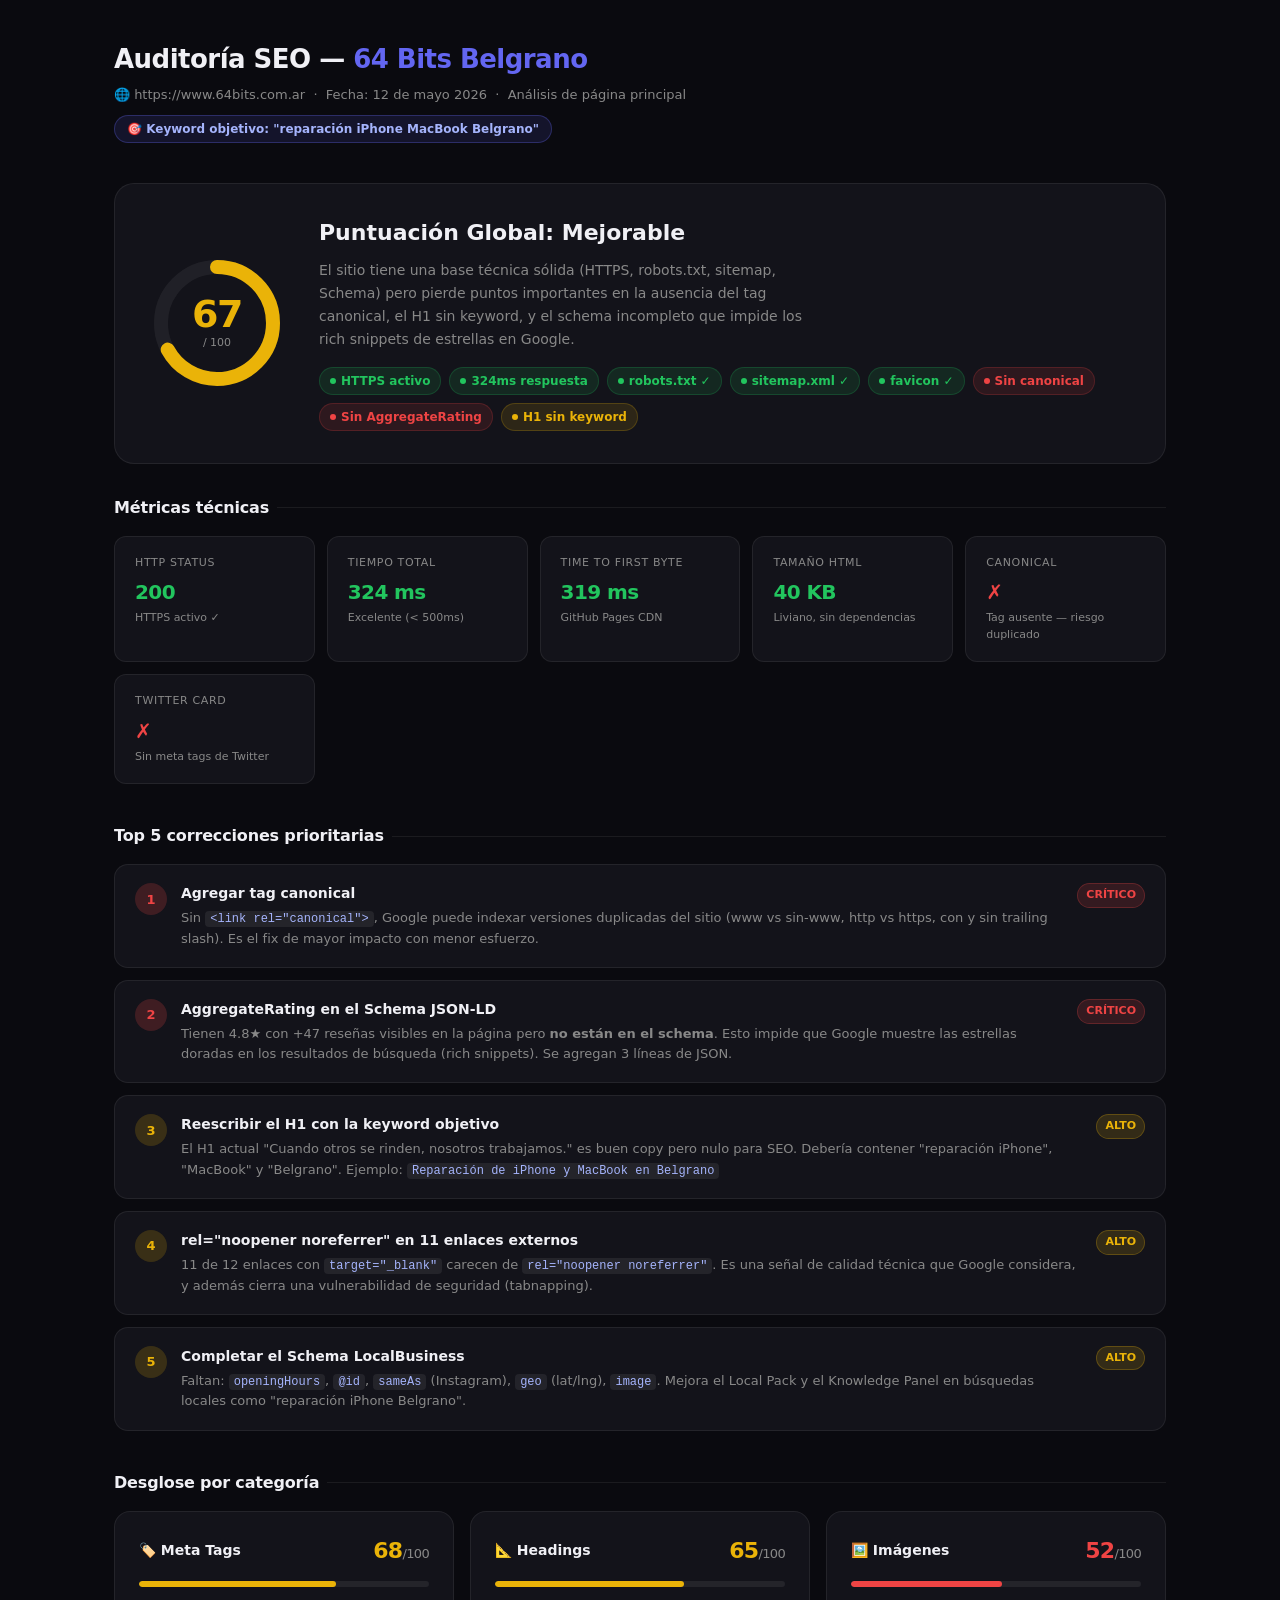
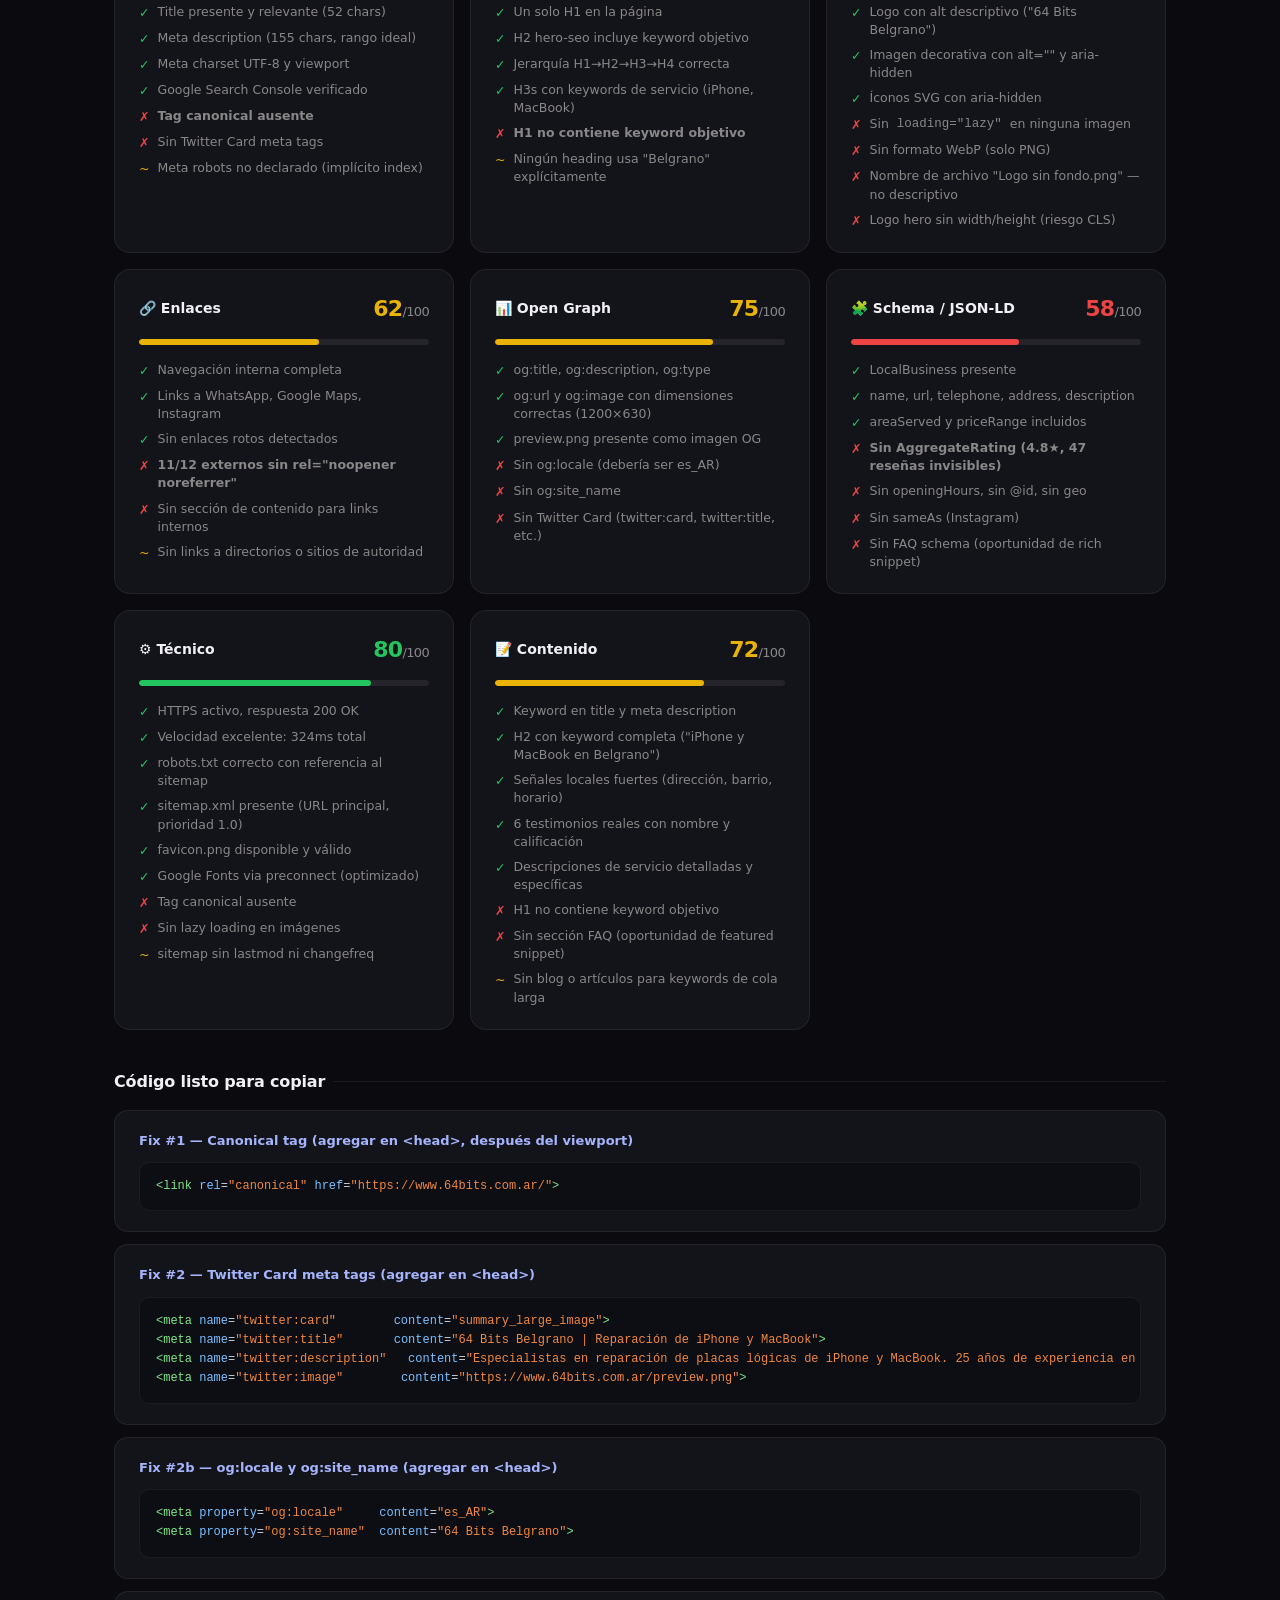
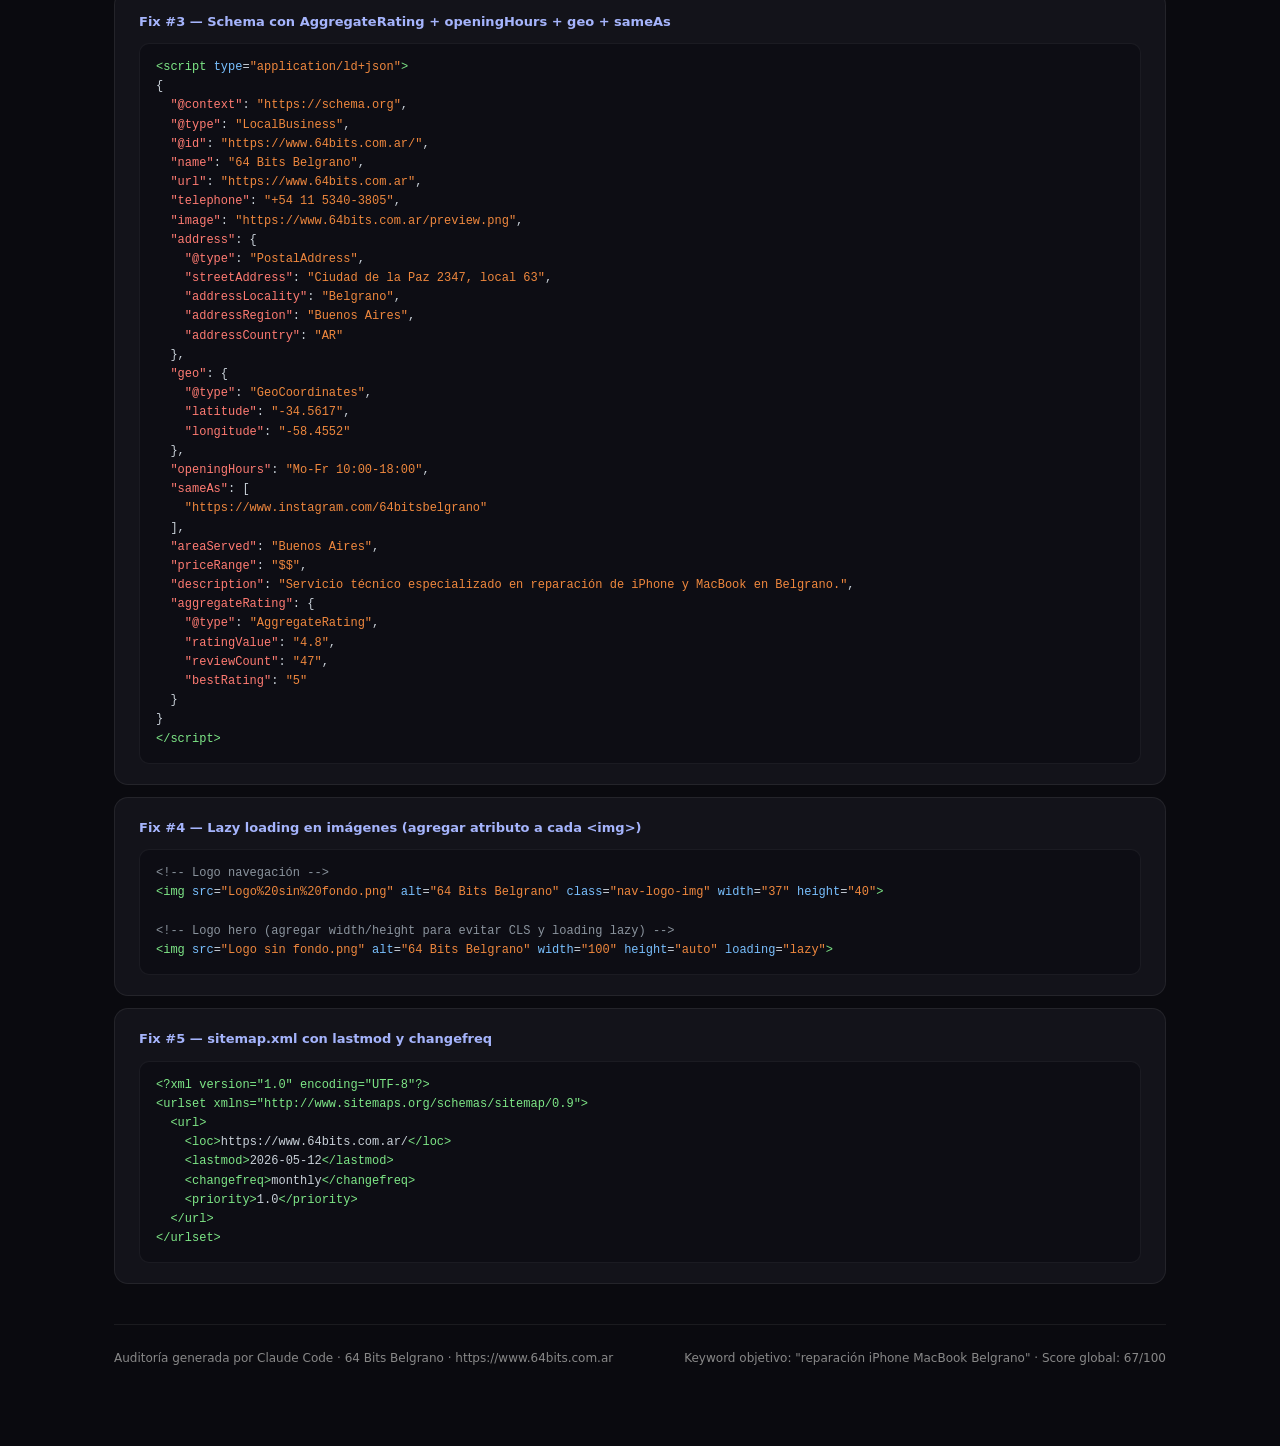
<file: auditoria-seo-64bits.html>
<!DOCTYPE html>
<html lang="es">
<head>
<meta charset="UTF-8">
<meta name="viewport" content="width=device-width, initial-scale=1.0">
<title>Auditoría SEO — 64 Bits Belgrano</title>
<style>
  *, *::before, *::after { box-sizing: border-box; margin: 0; padding: 0; }
  :root {
    --bg: #0a0a0f;
    --bg-card: #13131a;
    --bg-card2: #1a1a24;
    --border: rgba(255,255,255,0.07);
    --text: #f0f0f5;
    --muted: #888;
    --green: #22c55e;
    --yellow: #eab308;
    --red: #ef4444;
    --blue: #3b82f6;
    --accent: #6366f1;
  }
  body { font-family: 'Segoe UI', system-ui, sans-serif; background: var(--bg); color: var(--text); line-height: 1.5; }
  a { color: var(--blue); }

  /* LAYOUT */
  .page { max-width: 1100px; margin: 0 auto; padding: 40px 24px 80px; }

  /* HEADER */
  .header { margin-bottom: 40px; }
  .header-top { display: flex; align-items: flex-start; justify-content: space-between; flex-wrap: wrap; gap: 20px; margin-bottom: 8px; }
  .header h1 { font-size: 26px; font-weight: 700; letter-spacing: -0.02em; }
  .header h1 span { color: var(--accent); }
  .header-meta { font-size: 13px; color: var(--muted); margin-top: 6px; }
  .keyword-badge { display: inline-flex; align-items: center; gap: 6px; background: rgba(99,102,241,0.12); border: 1px solid rgba(99,102,241,0.3); border-radius: 999px; padding: 4px 12px; font-size: 12px; font-weight: 600; color: #a5b4fc; margin-top: 10px; }

  /* SCORE HERO */
  .score-hero { display: grid; grid-template-columns: auto 1fr; gap: 32px; align-items: center; background: var(--bg-card); border: 1px solid var(--border); border-radius: 20px; padding: 32px; margin-bottom: 32px; }
  .gauge-wrap { position: relative; width: 140px; height: 140px; flex-shrink: 0; }
  .gauge-wrap svg { transform: rotate(-90deg); }
  .gauge-bg { fill: none; stroke: rgba(255,255,255,0.06); stroke-width: 14; }
  .gauge-fill { fill: none; stroke-width: 14; stroke-linecap: round; transition: stroke-dashoffset 1s ease; }
  .gauge-label { position: absolute; inset: 0; display: flex; flex-direction: column; align-items: center; justify-content: center; }
  .gauge-number { font-size: 38px; font-weight: 800; letter-spacing: -0.04em; line-height: 1; }
  .gauge-sub { font-size: 11px; color: var(--muted); margin-top: 2px; }
  .score-info h2 { font-size: 22px; font-weight: 700; margin-bottom: 10px; }
  .score-info p { font-size: 14px; color: var(--muted); max-width: 500px; line-height: 1.65; }
  .tech-pills { display: flex; flex-wrap: wrap; gap: 8px; margin-top: 16px; }
  .pill { display: inline-flex; align-items: center; gap: 5px; font-size: 12px; font-weight: 600; padding: 4px 10px; border-radius: 999px; }
  .pill-green { background: rgba(34,197,94,0.12); color: var(--green); border: 1px solid rgba(34,197,94,0.2); }
  .pill-red   { background: rgba(239,68,68,0.12);  color: var(--red);   border: 1px solid rgba(239,68,68,0.2); }
  .pill-yellow{ background: rgba(234,179,8,0.12);  color: var(--yellow); border: 1px solid rgba(234,179,8,0.2); }
  .dot { width: 6px; height: 6px; border-radius: 50%; background: currentColor; }

  /* TOP 5 */
  .section-title { font-size: 16px; font-weight: 700; letter-spacing: -0.01em; margin-bottom: 16px; display: flex; align-items: center; gap: 8px; }
  .section-title::after { content:''; flex:1; height:1px; background: var(--border); }
  .priorities { display: flex; flex-direction: column; gap: 12px; margin-bottom: 40px; }
  .priority-card { display: grid; grid-template-columns: 32px 1fr auto; align-items: start; gap: 14px; background: var(--bg-card); border: 1px solid var(--border); border-radius: 14px; padding: 18px 20px; }
  .priority-num { width: 32px; height: 32px; border-radius: 50%; display: flex; align-items: center; justify-content: center; font-size: 13px; font-weight: 800; flex-shrink: 0; }
  .p1 { background: rgba(239,68,68,0.2); color: var(--red); }
  .p2 { background: rgba(239,68,68,0.2); color: var(--red); }
  .p3 { background: rgba(234,179,8,0.18); color: var(--yellow); }
  .p4 { background: rgba(234,179,8,0.18); color: var(--yellow); }
  .p5 { background: rgba(234,179,8,0.18); color: var(--yellow); }
  .priority-body h4 { font-size: 14px; font-weight: 700; margin-bottom: 4px; }
  .priority-body p  { font-size: 13px; color: var(--muted); line-height: 1.55; }
  .priority-body code { background: rgba(255,255,255,0.07); padding: 1px 5px; border-radius: 4px; font-size: 12px; color: #a5b4fc; font-family: 'Consolas', monospace; }
  .impact-badge { font-size: 11px; font-weight: 700; padding: 3px 8px; border-radius: 999px; white-space: nowrap; flex-shrink: 0; }
  .impact-critical { background: rgba(239,68,68,0.15); color: var(--red); border: 1px solid rgba(239,68,68,0.25); }
  .impact-high     { background: rgba(234,179,8,0.15);  color: var(--yellow); border: 1px solid rgba(234,179,8,0.25); }

  /* CATEGORIES GRID */
  .categories { display: grid; grid-template-columns: repeat(auto-fill, minmax(300px, 1fr)); gap: 16px; margin-bottom: 40px; }
  .cat-card { background: var(--bg-card); border: 1px solid var(--border); border-radius: 16px; padding: 22px 24px; }
  .cat-header { display: flex; justify-content: space-between; align-items: center; margin-bottom: 14px; }
  .cat-name { font-size: 14px; font-weight: 700; }
  .cat-score { font-size: 22px; font-weight: 800; letter-spacing: -0.03em; }
  .score-green  { color: var(--green); }
  .score-yellow { color: var(--yellow); }
  .score-red    { color: var(--red); }
  .progress-bar { height: 6px; background: rgba(255,255,255,0.07); border-radius: 3px; margin-bottom: 16px; overflow: hidden; }
  .progress-fill { height: 100%; border-radius: 3px; transition: width 1s ease; }
  .fill-green  { background: var(--green); }
  .fill-yellow { background: var(--yellow); }
  .fill-red    { background: var(--red); }
  .check-list { list-style: none; display: flex; flex-direction: column; gap: 7px; }
  .check-list li { display: flex; align-items: flex-start; gap: 8px; font-size: 12.5px; color: var(--muted); line-height: 1.45; }
  .check-list li span.icon { flex-shrink: 0; font-style: normal; margin-top: 1px; }
  .ok   { color: var(--green); }
  .warn { color: var(--yellow); }
  .fail { color: var(--red); }

  /* TECHNICAL SNAPSHOT */
  .tech-grid { display: grid; grid-template-columns: repeat(auto-fill, minmax(180px, 1fr)); gap: 12px; margin-bottom: 40px; }
  .tech-card { background: var(--bg-card); border: 1px solid var(--border); border-radius: 12px; padding: 18px 20px; }
  .tech-card-label { font-size: 11px; color: var(--muted); text-transform: uppercase; letter-spacing: 0.06em; margin-bottom: 6px; }
  .tech-card-val   { font-size: 20px; font-weight: 800; letter-spacing: -0.03em; }
  .tech-card-note  { font-size: 11px; color: var(--muted); margin-top: 3px; }

  /* CODE FIXES */
  .fix-section { margin-bottom: 40px; }
  .fix-block { background: var(--bg-card); border: 1px solid var(--border); border-radius: 14px; padding: 20px 24px; margin-bottom: 12px; }
  .fix-title { font-size: 13px; font-weight: 700; margin-bottom: 12px; color: #a5b4fc; }
  pre { background: #0d0d14; border: 1px solid rgba(255,255,255,0.06); border-radius: 10px; padding: 14px 16px; font-size: 12px; color: #c9d1d9; overflow-x: auto; line-height: 1.6; font-family: 'Consolas', 'Courier New', monospace; white-space: pre; }
  .hl-attr  { color: #79c0ff; }
  .hl-val   { color: #a5d6ff; }
  .hl-tag   { color: #7ee787; }
  .hl-str   { color: #f0883e; }
  .hl-key   { color: #ff7b72; }
  .hl-com   { color: #8b949e; }

  /* FOOTER */
  .audit-footer { border-top: 1px solid var(--border); padding-top: 24px; font-size: 12px; color: var(--muted); display: flex; justify-content: space-between; flex-wrap: wrap; gap: 8px; }

  @media (max-width: 640px) {
    .score-hero { grid-template-columns: 1fr; }
    .gauge-wrap { margin: 0 auto; }
    .priority-card { grid-template-columns: 32px 1fr; }
    .impact-badge { display: none; }
  }
</style>
</head>
<body>
<div class="page">

  <!-- HEADER -->
  <div class="header">
    <div class="header-top">
      <div>
        <h1>Auditoría SEO — <span>64 Bits Belgrano</span></h1>
        <p class="header-meta">🌐 https://www.64bits.com.ar &nbsp;·&nbsp; Fecha: 12 de mayo 2026 &nbsp;·&nbsp; Análisis de página principal</p>
        <div class="keyword-badge">🎯 Keyword objetivo: "reparación iPhone MacBook Belgrano"</div>
      </div>
    </div>
  </div>

  <!-- SCORE HERO -->
  <div class="score-hero">
    <div class="gauge-wrap">
      <svg width="140" height="140" viewBox="0 0 140 140">
        <circle class="gauge-bg" cx="70" cy="70" r="56"/>
        <!-- 67/100 = circumference * 0.67 → circumference = 2π*56 ≈ 351.86 → fill = 235.7 → dashoffset = 351.86 - 235.7 = 116.16 -->
        <circle class="gauge-fill" cx="70" cy="70" r="56"
          stroke="#eab308"
          stroke-dasharray="351.86"
          stroke-dashoffset="116.11"/>
      </svg>
      <div class="gauge-label">
        <span class="gauge-number" style="color:#eab308">67</span>
        <span class="gauge-sub">/ 100</span>
      </div>
    </div>
    <div class="score-info">
      <h2>Puntuación Global: Mejorable</h2>
      <p>El sitio tiene una base técnica sólida (HTTPS, robots.txt, sitemap, Schema) pero pierde puntos importantes en la ausencia del tag canonical, el H1 sin keyword, y el schema incompleto que impide los rich snippets de estrellas en Google.</p>
      <div class="tech-pills">
        <span class="pill pill-green"><span class="dot"></span> HTTPS activo</span>
        <span class="pill pill-green"><span class="dot"></span> 324ms respuesta</span>
        <span class="pill pill-green"><span class="dot"></span> robots.txt ✓</span>
        <span class="pill pill-green"><span class="dot"></span> sitemap.xml ✓</span>
        <span class="pill pill-green"><span class="dot"></span> favicon ✓</span>
        <span class="pill pill-red"><span class="dot"></span> Sin canonical</span>
        <span class="pill pill-red"><span class="dot"></span> Sin AggregateRating</span>
        <span class="pill pill-yellow"><span class="dot"></span> H1 sin keyword</span>
      </div>
    </div>
  </div>

  <!-- TECHNICAL SNAPSHOT -->
  <p class="section-title">Métricas técnicas</p>
  <div class="tech-grid">
    <div class="tech-card">
      <div class="tech-card-label">HTTP Status</div>
      <div class="tech-card-val score-green">200</div>
      <div class="tech-card-note">HTTPS activo ✓</div>
    </div>
    <div class="tech-card">
      <div class="tech-card-label">Tiempo total</div>
      <div class="tech-card-val score-green">324 ms</div>
      <div class="tech-card-note">Excelente (&lt; 500ms)</div>
    </div>
    <div class="tech-card">
      <div class="tech-card-label">Time to First Byte</div>
      <div class="tech-card-val score-green">319 ms</div>
      <div class="tech-card-note">GitHub Pages CDN</div>
    </div>
    <div class="tech-card">
      <div class="tech-card-label">Tamaño HTML</div>
      <div class="tech-card-val score-green">40 KB</div>
      <div class="tech-card-note">Liviano, sin dependencias</div>
    </div>
    <div class="tech-card">
      <div class="tech-card-label">Canonical</div>
      <div class="tech-card-val score-red">✗</div>
      <div class="tech-card-note">Tag ausente — riesgo duplicado</div>
    </div>
    <div class="tech-card">
      <div class="tech-card-label">Twitter Card</div>
      <div class="tech-card-val score-red">✗</div>
      <div class="tech-card-note">Sin meta tags de Twitter</div>
    </div>
  </div>

  <!-- TOP 5 PRIORITIES -->
  <p class="section-title">Top 5 correcciones prioritarias</p>
  <div class="priorities">

    <div class="priority-card">
      <div class="priority-num p1">1</div>
      <div class="priority-body">
        <h4>Agregar tag canonical</h4>
        <p>Sin <code>&lt;link rel="canonical"&gt;</code>, Google puede indexar versiones duplicadas del sitio (www vs sin-www, http vs https, con y sin trailing slash). Es el fix de mayor impacto con menor esfuerzo.</p>
      </div>
      <span class="impact-badge impact-critical">CRÍTICO</span>
    </div>

    <div class="priority-card">
      <div class="priority-num p2">2</div>
      <div class="priority-body">
        <h4>AggregateRating en el Schema JSON-LD</h4>
        <p>Tienen 4.8★ con +47 reseñas visibles en la página pero <strong>no están en el schema</strong>. Esto impide que Google muestre las estrellas doradas en los resultados de búsqueda (rich snippets). Se agregan 3 líneas de JSON.</p>
      </div>
      <span class="impact-badge impact-critical">CRÍTICO</span>
    </div>

    <div class="priority-card">
      <div class="priority-num p3">3</div>
      <div class="priority-body">
        <h4>Reescribir el H1 con la keyword objetivo</h4>
        <p>El H1 actual "Cuando otros se rinden, nosotros trabajamos." es buen copy pero nulo para SEO. Debería contener "reparación iPhone", "MacBook" y "Belgrano". Ejemplo: <code>Reparación de iPhone y MacBook en Belgrano</code></p>
      </div>
      <span class="impact-badge impact-high">ALTO</span>
    </div>

    <div class="priority-card">
      <div class="priority-num p4">4</div>
      <div class="priority-body">
        <h4>rel="noopener noreferrer" en 11 enlaces externos</h4>
        <p>11 de 12 enlaces con <code>target="_blank"</code> carecen de <code>rel="noopener noreferrer"</code>. Es una señal de calidad técnica que Google considera, y además cierra una vulnerabilidad de seguridad (tabnapping).</p>
      </div>
      <span class="impact-badge impact-high">ALTO</span>
    </div>

    <div class="priority-card">
      <div class="priority-num p5">5</div>
      <div class="priority-body">
        <h4>Completar el Schema LocalBusiness</h4>
        <p>Faltan: <code>openingHours</code>, <code>@id</code>, <code>sameAs</code> (Instagram), <code>geo</code> (lat/lng), <code>image</code>. Mejora el Local Pack y el Knowledge Panel en búsquedas locales como "reparación iPhone Belgrano".</p>
      </div>
      <span class="impact-badge impact-high">ALTO</span>
    </div>

  </div>

  <!-- CATEGORIES -->
  <p class="section-title">Desglose por categoría</p>
  <div class="categories">

    <!-- META TAGS -->
    <div class="cat-card">
      <div class="cat-header">
        <span class="cat-name">🏷️ Meta Tags</span>
        <span class="cat-score score-yellow">68<small style="font-size:13px;font-weight:400;color:var(--muted)">/100</small></span>
      </div>
      <div class="progress-bar"><div class="progress-fill fill-yellow" style="width:68%"></div></div>
      <ul class="check-list">
        <li><span class="icon ok">✓</span> Title presente y relevante (52 chars)</li>
        <li><span class="icon ok">✓</span> Meta description (155 chars, rango ideal)</li>
        <li><span class="icon ok">✓</span> Meta charset UTF-8 y viewport</li>
        <li><span class="icon ok">✓</span> Google Search Console verificado</li>
        <li><span class="icon fail">✗</span> <strong>Tag canonical ausente</strong></li>
        <li><span class="icon fail">✗</span> Sin Twitter Card meta tags</li>
        <li><span class="icon warn">~</span> Meta robots no declarado (implícito index)</li>
      </ul>
    </div>

    <!-- HEADINGS -->
    <div class="cat-card">
      <div class="cat-header">
        <span class="cat-name">📐 Headings</span>
        <span class="cat-score score-yellow">65<small style="font-size:13px;font-weight:400;color:var(--muted)">/100</small></span>
      </div>
      <div class="progress-bar"><div class="progress-fill fill-yellow" style="width:65%"></div></div>
      <ul class="check-list">
        <li><span class="icon ok">✓</span> Un solo H1 en la página</li>
        <li><span class="icon ok">✓</span> H2 hero-seo incluye keyword objetivo</li>
        <li><span class="icon ok">✓</span> Jerarquía H1→H2→H3→H4 correcta</li>
        <li><span class="icon ok">✓</span> H3s con keywords de servicio (iPhone, MacBook)</li>
        <li><span class="icon fail">✗</span> <strong>H1 no contiene keyword objetivo</strong></li>
        <li><span class="icon warn">~</span> Ningún heading usa "Belgrano" explícitamente</li>
      </ul>
    </div>

    <!-- IMÁGENES -->
    <div class="cat-card">
      <div class="cat-header">
        <span class="cat-name">🖼️ Imágenes</span>
        <span class="cat-score score-red">52<small style="font-size:13px;font-weight:400;color:var(--muted)">/100</small></span>
      </div>
      <div class="progress-bar"><div class="progress-fill fill-red" style="width:52%"></div></div>
      <ul class="check-list">
        <li><span class="icon ok">✓</span> Logo con alt descriptivo ("64 Bits Belgrano")</li>
        <li><span class="icon ok">✓</span> Imagen decorativa con alt="" y aria-hidden</li>
        <li><span class="icon ok">✓</span> Íconos SVG con aria-hidden</li>
        <li><span class="icon fail">✗</span> Sin <code>loading="lazy"</code> en ninguna imagen</li>
        <li><span class="icon fail">✗</span> Sin formato WebP (solo PNG)</li>
        <li><span class="icon fail">✗</span> Nombre de archivo "Logo sin fondo.png" — no descriptivo</li>
        <li><span class="icon fail">✗</span> Logo hero sin width/height (riesgo CLS)</li>
      </ul>
    </div>

    <!-- ENLACES -->
    <div class="cat-card">
      <div class="cat-header">
        <span class="cat-name">🔗 Enlaces</span>
        <span class="cat-score score-yellow">62<small style="font-size:13px;font-weight:400;color:var(--muted)">/100</small></span>
      </div>
      <div class="progress-bar"><div class="progress-fill fill-yellow" style="width:62%"></div></div>
      <ul class="check-list">
        <li><span class="icon ok">✓</span> Navegación interna completa</li>
        <li><span class="icon ok">✓</span> Links a WhatsApp, Google Maps, Instagram</li>
        <li><span class="icon ok">✓</span> Sin enlaces rotos detectados</li>
        <li><span class="icon fail">✗</span> <strong>11/12 externos sin rel="noopener noreferrer"</strong></li>
        <li><span class="icon fail">✗</span> Sin sección de contenido para links internos</li>
        <li><span class="icon warn">~</span> Sin links a directorios o sitios de autoridad</li>
      </ul>
    </div>

    <!-- OPEN GRAPH -->
    <div class="cat-card">
      <div class="cat-header">
        <span class="cat-name">📊 Open Graph</span>
        <span class="cat-score score-yellow">75<small style="font-size:13px;font-weight:400;color:var(--muted)">/100</small></span>
      </div>
      <div class="progress-bar"><div class="progress-fill fill-yellow" style="width:75%"></div></div>
      <ul class="check-list">
        <li><span class="icon ok">✓</span> og:title, og:description, og:type</li>
        <li><span class="icon ok">✓</span> og:url y og:image con dimensiones correctas (1200×630)</li>
        <li><span class="icon ok">✓</span> preview.png presente como imagen OG</li>
        <li><span class="icon fail">✗</span> Sin og:locale (debería ser es_AR)</li>
        <li><span class="icon fail">✗</span> Sin og:site_name</li>
        <li><span class="icon fail">✗</span> Sin Twitter Card (twitter:card, twitter:title, etc.)</li>
      </ul>
    </div>

    <!-- SCHEMA -->
    <div class="cat-card">
      <div class="cat-header">
        <span class="cat-name">🧩 Schema / JSON-LD</span>
        <span class="cat-score score-red">58<small style="font-size:13px;font-weight:400;color:var(--muted)">/100</small></span>
      </div>
      <div class="progress-bar"><div class="progress-fill fill-red" style="width:58%"></div></div>
      <ul class="check-list">
        <li><span class="icon ok">✓</span> LocalBusiness presente</li>
        <li><span class="icon ok">✓</span> name, url, telephone, address, description</li>
        <li><span class="icon ok">✓</span> areaServed y priceRange incluidos</li>
        <li><span class="icon fail">✗</span> <strong>Sin AggregateRating (4.8★, 47 reseñas invisibles)</strong></li>
        <li><span class="icon fail">✗</span> Sin openingHours, sin @id, sin geo</li>
        <li><span class="icon fail">✗</span> Sin sameAs (Instagram)</li>
        <li><span class="icon fail">✗</span> Sin FAQ schema (oportunidad de rich snippet)</li>
      </ul>
    </div>

    <!-- TÉCNICO -->
    <div class="cat-card">
      <div class="cat-header">
        <span class="cat-name">⚙️ Técnico</span>
        <span class="cat-score score-green">80<small style="font-size:13px;font-weight:400;color:var(--muted)">/100</small></span>
      </div>
      <div class="progress-bar"><div class="progress-fill fill-green" style="width:80%"></div></div>
      <ul class="check-list">
        <li><span class="icon ok">✓</span> HTTPS activo, respuesta 200 OK</li>
        <li><span class="icon ok">✓</span> Velocidad excelente: 324ms total</li>
        <li><span class="icon ok">✓</span> robots.txt correcto con referencia al sitemap</li>
        <li><span class="icon ok">✓</span> sitemap.xml presente (URL principal, prioridad 1.0)</li>
        <li><span class="icon ok">✓</span> favicon.png disponible y válido</li>
        <li><span class="icon ok">✓</span> Google Fonts via preconnect (optimizado)</li>
        <li><span class="icon fail">✗</span> Tag canonical ausente</li>
        <li><span class="icon fail">✗</span> Sin lazy loading en imágenes</li>
        <li><span class="icon warn">~</span> sitemap sin lastmod ni changefreq</li>
      </ul>
    </div>

    <!-- CONTENIDO -->
    <div class="cat-card">
      <div class="cat-header">
        <span class="cat-name">📝 Contenido</span>
        <span class="cat-score score-yellow">72<small style="font-size:13px;font-weight:400;color:var(--muted)">/100</small></span>
      </div>
      <div class="progress-bar"><div class="progress-fill fill-yellow" style="width:72%"></div></div>
      <ul class="check-list">
        <li><span class="icon ok">✓</span> Keyword en title y meta description</li>
        <li><span class="icon ok">✓</span> H2 con keyword completa ("iPhone y MacBook en Belgrano")</li>
        <li><span class="icon ok">✓</span> Señales locales fuertes (dirección, barrio, horario)</li>
        <li><span class="icon ok">✓</span> 6 testimonios reales con nombre y calificación</li>
        <li><span class="icon ok">✓</span> Descripciones de servicio detalladas y específicas</li>
        <li><span class="icon fail">✗</span> H1 no contiene keyword objetivo</li>
        <li><span class="icon fail">✗</span> Sin sección FAQ (oportunidad de featured snippet)</li>
        <li><span class="icon warn">~</span> Sin blog o artículos para keywords de cola larga</li>
      </ul>
    </div>

  </div>

  <!-- CODE FIXES -->
  <p class="section-title">Código listo para copiar</p>
  <div class="fix-section">

    <div class="fix-block">
      <div class="fix-title">Fix #1 — Canonical tag (agregar en &lt;head&gt;, después del viewport)</div>
      <pre><span class="hl-tag">&lt;link</span> <span class="hl-attr">rel</span>=<span class="hl-str">"canonical"</span> <span class="hl-attr">href</span>=<span class="hl-str">"https://www.64bits.com.ar/"</span><span class="hl-tag">&gt;</span></pre>
    </div>

    <div class="fix-block">
      <div class="fix-title">Fix #2 — Twitter Card meta tags (agregar en &lt;head&gt;)</div>
      <pre><span class="hl-tag">&lt;meta</span> <span class="hl-attr">name</span>=<span class="hl-str">"twitter:card"</span>        <span class="hl-attr">content</span>=<span class="hl-str">"summary_large_image"</span><span class="hl-tag">&gt;</span>
<span class="hl-tag">&lt;meta</span> <span class="hl-attr">name</span>=<span class="hl-str">"twitter:title"</span>       <span class="hl-attr">content</span>=<span class="hl-str">"64 Bits Belgrano | Reparación de iPhone y MacBook"</span><span class="hl-tag">&gt;</span>
<span class="hl-tag">&lt;meta</span> <span class="hl-attr">name</span>=<span class="hl-str">"twitter:description"</span>   <span class="hl-attr">content</span>=<span class="hl-str">"Especialistas en reparación de placas lógicas de iPhone y MacBook. 25 años de experiencia en Belgrano, Buenos Aires."</span><span class="hl-tag">&gt;</span>
<span class="hl-tag">&lt;meta</span> <span class="hl-attr">name</span>=<span class="hl-str">"twitter:image"</span>        <span class="hl-attr">content</span>=<span class="hl-str">"https://www.64bits.com.ar/preview.png"</span><span class="hl-tag">&gt;</span></pre>
    </div>

    <div class="fix-block">
      <div class="fix-title">Fix #2b — og:locale y og:site_name (agregar en &lt;head&gt;)</div>
      <pre><span class="hl-tag">&lt;meta</span> <span class="hl-attr">property</span>=<span class="hl-str">"og:locale"</span>     <span class="hl-attr">content</span>=<span class="hl-str">"es_AR"</span><span class="hl-tag">&gt;</span>
<span class="hl-tag">&lt;meta</span> <span class="hl-attr">property</span>=<span class="hl-str">"og:site_name"</span>  <span class="hl-attr">content</span>=<span class="hl-str">"64 Bits Belgrano"</span><span class="hl-tag">&gt;</span></pre>
    </div>

    <div class="fix-block">
      <div class="fix-title">Fix #3 — Schema con AggregateRating + openingHours + geo + sameAs</div>
      <pre><span class="hl-tag">&lt;script</span> <span class="hl-attr">type</span>=<span class="hl-str">"application/ld+json"</span><span class="hl-tag">&gt;</span>
{
  <span class="hl-key">"@context"</span>: <span class="hl-str">"https://schema.org"</span>,
  <span class="hl-key">"@type"</span>: <span class="hl-str">"LocalBusiness"</span>,
  <span class="hl-key">"@id"</span>: <span class="hl-str">"https://www.64bits.com.ar/"</span>,
  <span class="hl-key">"name"</span>: <span class="hl-str">"64 Bits Belgrano"</span>,
  <span class="hl-key">"url"</span>: <span class="hl-str">"https://www.64bits.com.ar"</span>,
  <span class="hl-key">"telephone"</span>: <span class="hl-str">"+54 11 5340-3805"</span>,
  <span class="hl-key">"image"</span>: <span class="hl-str">"https://www.64bits.com.ar/preview.png"</span>,
  <span class="hl-key">"address"</span>: {
    <span class="hl-key">"@type"</span>: <span class="hl-str">"PostalAddress"</span>,
    <span class="hl-key">"streetAddress"</span>: <span class="hl-str">"Ciudad de la Paz 2347, local 63"</span>,
    <span class="hl-key">"addressLocality"</span>: <span class="hl-str">"Belgrano"</span>,
    <span class="hl-key">"addressRegion"</span>: <span class="hl-str">"Buenos Aires"</span>,
    <span class="hl-key">"addressCountry"</span>: <span class="hl-str">"AR"</span>
  },
  <span class="hl-key">"geo"</span>: {
    <span class="hl-key">"@type"</span>: <span class="hl-str">"GeoCoordinates"</span>,
    <span class="hl-key">"latitude"</span>: <span class="hl-str">"-34.5617"</span>,
    <span class="hl-key">"longitude"</span>: <span class="hl-str">"-58.4552"</span>
  },
  <span class="hl-key">"openingHours"</span>: <span class="hl-str">"Mo-Fr 10:00-18:00"</span>,
  <span class="hl-key">"sameAs"</span>: [
    <span class="hl-str">"https://www.instagram.com/64bitsbelgrano"</span>
  ],
  <span class="hl-key">"areaServed"</span>: <span class="hl-str">"Buenos Aires"</span>,
  <span class="hl-key">"priceRange"</span>: <span class="hl-str">"$$"</span>,
  <span class="hl-key">"description"</span>: <span class="hl-str">"Servicio técnico especializado en reparación de iPhone y MacBook en Belgrano."</span>,
  <span class="hl-key">"aggregateRating"</span>: {
    <span class="hl-key">"@type"</span>: <span class="hl-str">"AggregateRating"</span>,
    <span class="hl-key">"ratingValue"</span>: <span class="hl-str">"4.8"</span>,
    <span class="hl-key">"reviewCount"</span>: <span class="hl-str">"47"</span>,
    <span class="hl-key">"bestRating"</span>: <span class="hl-str">"5"</span>
  }
}
<span class="hl-tag">&lt;/script&gt;</span></pre>
    </div>

    <div class="fix-block">
      <div class="fix-title">Fix #4 — Lazy loading en imágenes (agregar atributo a cada &lt;img&gt;)</div>
      <pre><span class="hl-com">&lt;!-- Logo navegación --&gt;</span>
<span class="hl-tag">&lt;img</span> <span class="hl-attr">src</span>=<span class="hl-str">"Logo%20sin%20fondo.png"</span> <span class="hl-attr">alt</span>=<span class="hl-str">"64 Bits Belgrano"</span> <span class="hl-attr">class</span>=<span class="hl-str">"nav-logo-img"</span> <span class="hl-attr">width</span>=<span class="hl-str">"37"</span> <span class="hl-attr">height</span>=<span class="hl-str">"40"</span><span class="hl-tag">&gt;</span>

<span class="hl-com">&lt;!-- Logo hero (agregar width/height para evitar CLS y loading lazy) --&gt;</span>
<span class="hl-tag">&lt;img</span> <span class="hl-attr">src</span>=<span class="hl-str">"Logo sin fondo.png"</span> <span class="hl-attr">alt</span>=<span class="hl-str">"64 Bits Belgrano"</span> <span class="hl-attr">width</span>=<span class="hl-str">"100"</span> <span class="hl-attr">height</span>=<span class="hl-str">"auto"</span> <span class="hl-attr">loading</span>=<span class="hl-str">"lazy"</span><span class="hl-tag">&gt;</span></pre>
    </div>

    <div class="fix-block">
      <div class="fix-title">Fix #5 — sitemap.xml con lastmod y changefreq</div>
      <pre><span class="hl-tag">&lt;?xml version="1.0" encoding="UTF-8"?&gt;</span>
<span class="hl-tag">&lt;urlset xmlns="http://www.sitemaps.org/schemas/sitemap/0.9"&gt;</span>
  <span class="hl-tag">&lt;url&gt;</span>
    <span class="hl-tag">&lt;loc&gt;</span>https://www.64bits.com.ar/<span class="hl-tag">&lt;/loc&gt;</span>
    <span class="hl-tag">&lt;lastmod&gt;</span>2026-05-12<span class="hl-tag">&lt;/lastmod&gt;</span>
    <span class="hl-tag">&lt;changefreq&gt;</span>monthly<span class="hl-tag">&lt;/changefreq&gt;</span>
    <span class="hl-tag">&lt;priority&gt;</span>1.0<span class="hl-tag">&lt;/priority&gt;</span>
  <span class="hl-tag">&lt;/url&gt;</span>
<span class="hl-tag">&lt;/urlset&gt;</span></pre>
    </div>

  </div>

  <!-- FOOTER -->
  <div class="audit-footer">
    <span>Auditoría generada por Claude Code · 64 Bits Belgrano · https://www.64bits.com.ar</span>
    <span>Keyword objetivo: "reparación iPhone MacBook Belgrano" · Score global: 67/100</span>
  </div>

</div>
</body>
</html>
</file>
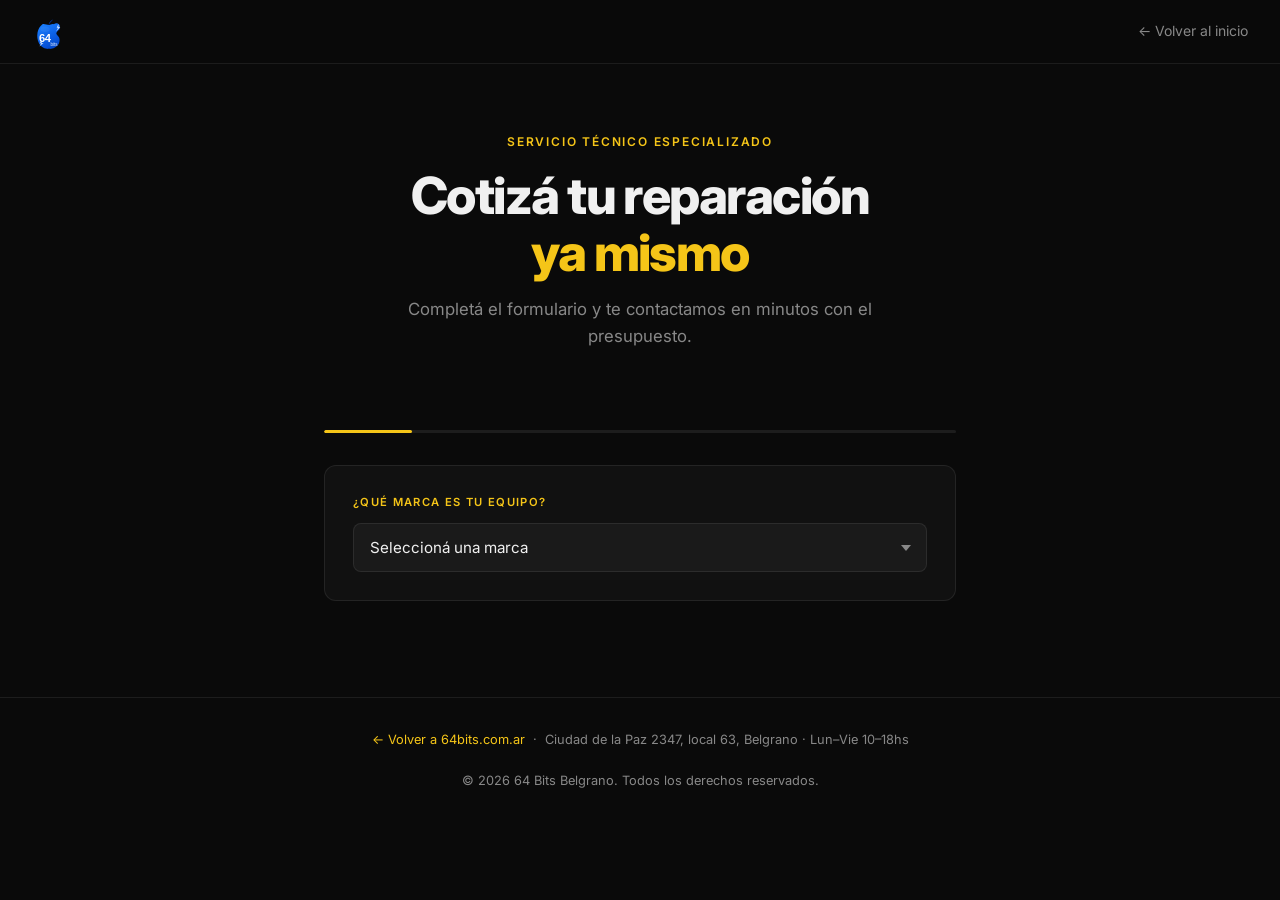
<file: cotizacion.html>
<!DOCTYPE html>
<html lang="es">
<head>
  <meta charset="UTF-8">
  <meta name="viewport" content="width=device-width, initial-scale=1.0">
  <title>Cotizá tu reparación — 64 Bits Belgrano</title>
  <meta name="description" content="Completá el formulario y te contactamos en minutos con el presupuesto de tu reparación de iPhone, MacBook y más.">
  <link rel="canonical" href="https://64bits.com.ar/cotizacion">
  <link rel="icon" href="favicon.png">
  <link href="https://fonts.googleapis.com/css2?family=Inter:wght@300;400;500;600;700;800&display=swap" rel="stylesheet">
  <style>
    :root {
      --bg: #0a0a0a;
      --bg-alt: #111;
      --bg-elevated: #1a1a1a;
      --accent: #8B1A1A;
      --accent-hover: #a82020;
      --yellow: #F5C518;
      --yellow-dim: rgba(245,197,24,0.12);
      --text: #f0f0f0;
      --text-muted: #888;
      --border: rgba(255,255,255,0.08);
      --border-hover: rgba(245,197,24,0.3);
      --radius: 12px;
      --radius-sm: 8px;
      --font: 'Inter', system-ui, sans-serif;
      --nav-h: 64px;
      --transition: 0.2s ease;
    }

    *, *::before, *::after { box-sizing: border-box; margin: 0; padding: 0; }

    html { scroll-behavior: smooth; }

    body {
      font-family: var(--font);
      background: var(--bg);
      color: var(--text);
      min-height: 100vh;
      line-height: 1.6;
      -webkit-font-smoothing: antialiased;
    }

    /* NAV */
    .nav {
      position: fixed;
      top: 0; left: 0; right: 0;
      height: var(--nav-h);
      background: rgba(10,10,10,0.92);
      backdrop-filter: blur(12px);
      border-bottom: 1px solid var(--border);
      display: flex;
      align-items: center;
      justify-content: space-between;
      padding: 0 2rem;
      z-index: 100;
    }

    .nav-logo {
      display: flex;
      align-items: center;
      gap: 10px;
      text-decoration: none;
      color: var(--text);
      font-weight: 700;
      font-size: 1.1rem;
    }

    .nav-logo img {
      height: 36px;
      width: auto;
    }

    .nav-back {
      display: flex;
      align-items: center;
      gap: 6px;
      color: var(--text-muted);
      text-decoration: none;
      font-size: 0.875rem;
      transition: color var(--transition);
    }

    .nav-back:hover { color: var(--yellow); }

    /* HERO */
    .hero {
      padding-top: calc(var(--nav-h) + 4rem);
      padding-bottom: 2rem;
      text-align: center;
      padding-inline: 1.5rem;
    }

    .hero-eyebrow {
      display: inline-block;
      color: var(--yellow);
      font-size: 0.75rem;
      font-weight: 600;
      letter-spacing: 0.15em;
      text-transform: uppercase;
      margin-bottom: 1rem;
    }

    .hero-title {
      font-size: clamp(2rem, 5vw, 3.2rem);
      font-weight: 800;
      line-height: 1.1;
      margin-bottom: 1rem;
      letter-spacing: -0.03em;
    }

    .hero-title span { color: var(--yellow); }

    .hero-subtitle {
      color: var(--text-muted);
      font-size: 1.05rem;
      max-width: 480px;
      margin: 0 auto;
    }

    /* FORM CONTAINER */
    .form-container {
      max-width: 680px;
      margin: 3rem auto 6rem;
      padding: 0 1.5rem;
    }

    /* STEP */
    .step-block {
      background: var(--bg-alt);
      border: 1px solid var(--border);
      border-radius: var(--radius);
      padding: 1.75rem;
      margin-bottom: 1rem;
      transition: border-color var(--transition);
      display: none;
    }

    .step-block.visible {
      display: block;
      animation: slideDown 0.3s ease;
    }

    .step-block.first { display: block; }

    @keyframes slideDown {
      from { opacity: 0; transform: translateY(-8px); }
      to { opacity: 1; transform: translateY(0); }
    }

    .step-block:focus-within {
      border-color: var(--border-hover);
    }

    .field-label {
      display: block;
      font-size: 0.7rem;
      font-weight: 600;
      letter-spacing: 0.12em;
      text-transform: uppercase;
      color: var(--yellow);
      margin-bottom: 0.75rem;
    }

    /* SELECT */
    .custom-select {
      position: relative;
    }

    .custom-select select {
      width: 100%;
      background: var(--bg-elevated);
      border: 1px solid var(--border);
      border-radius: var(--radius-sm);
      color: var(--text);
      font-family: var(--font);
      font-size: 0.95rem;
      padding: 0.85rem 2.5rem 0.85rem 1rem;
      appearance: none;
      cursor: pointer;
      transition: border-color var(--transition);
      outline: none;
    }

    .custom-select select:focus {
      border-color: var(--yellow);
    }

    .custom-select::after {
      content: '';
      position: absolute;
      right: 1rem;
      top: 50%;
      transform: translateY(-50%);
      width: 0;
      height: 0;
      border-left: 5px solid transparent;
      border-right: 5px solid transparent;
      border-top: 6px solid var(--text-muted);
      pointer-events: none;
    }

    /* INPUT */
    .field-input {
      width: 100%;
      background: var(--bg-elevated);
      border: 1px solid var(--border);
      border-radius: var(--radius-sm);
      color: var(--text);
      font-family: var(--font);
      font-size: 0.95rem;
      padding: 0.85rem 1rem;
      outline: none;
      transition: border-color var(--transition);
    }

    .field-input:focus {
      border-color: var(--yellow);
    }

    .field-input::placeholder { color: var(--text-muted); }
    .field-input:-webkit-autofill,
    .field-input:-webkit-autofill:hover,
    .field-input:-webkit-autofill:focus {
      -webkit-text-fill-color: var(--text);
      -webkit-box-shadow: 0 0 0px 1000px var(--bg-elevated) inset;
      transition: background-color 5000s ease-in-out 0s;
    }

    .field-hint {
      font-size: 0.78rem;
      color: var(--text-muted);
      margin-top: 0.5rem;
    }

    /* AUTOCOMPLETE */
    .autocomplete-wrap {
      position: relative;
    }

    .autocomplete-list {
      position: absolute;
      top: calc(100% + 4px);
      left: 0; right: 0;
      background: var(--bg-elevated);
      border: 1px solid var(--border-hover);
      border-radius: var(--radius-sm);
      max-height: 220px;
      overflow-y: auto;
      z-index: 50;
      display: none;
    }

    .autocomplete-list.open { display: block; }

    .autocomplete-item {
      padding: 0.7rem 1rem;
      font-size: 0.9rem;
      cursor: pointer;
      transition: background var(--transition);
      color: var(--text);
    }

    .autocomplete-item:hover,
    .autocomplete-item.active {
      background: var(--yellow-dim);
      color: var(--yellow);
    }

    .autocomplete-item mark {
      background: none;
      color: var(--yellow);
      font-weight: 600;
    }

    /* FALLAS */
    .fallas-grid {
      display: grid;
      grid-template-columns: 1fr 1fr;
      gap: 0.5rem;
    }

    @media (max-width: 480px) {
      .fallas-grid { grid-template-columns: 1fr; }
    }

    .falla-option {
      display: flex;
      align-items: center;
      gap: 0.6rem;
      background: var(--bg-elevated);
      border: 1px solid var(--border);
      border-radius: var(--radius-sm);
      padding: 0.7rem 0.9rem;
      cursor: pointer;
      transition: border-color var(--transition), background var(--transition);
      font-size: 0.875rem;
      color: var(--text);
      user-select: none;
    }

    .falla-option input[type="radio"] { display: none; }

    .falla-option:hover {
      border-color: var(--border-hover);
      background: var(--yellow-dim);
    }

    .falla-option.selected {
      border-color: var(--yellow);
      background: var(--yellow-dim);
      color: var(--yellow);
    }

    .falla-dot {
      width: 8px;
      height: 8px;
      border-radius: 50%;
      border: 2px solid var(--text-muted);
      flex-shrink: 0;
      transition: background var(--transition), border-color var(--transition);
    }

    .falla-option.selected .falla-dot {
      background: var(--yellow);
      border-color: var(--yellow);
    }

    /* CONSENTIMIENTO */
    .consent-label {
      display: flex;
      align-items: flex-start;
      gap: 0.75rem;
      cursor: pointer;
      font-size: 0.9rem;
      color: var(--text-muted);
    }

    .consent-label input[type="checkbox"] { display: none; }

    .consent-box {
      width: 20px;
      height: 20px;
      border: 2px solid var(--border);
      border-radius: 4px;
      flex-shrink: 0;
      margin-top: 2px;
      display: flex;
      align-items: center;
      justify-content: center;
      transition: border-color var(--transition), background var(--transition);
    }

    .consent-label input:checked + .consent-box {
      background: var(--yellow);
      border-color: var(--yellow);
    }

    .consent-label input:checked + .consent-box::after {
      content: '✓';
      color: #000;
      font-size: 12px;
      font-weight: 700;
    }

    /* SUBMIT */
    .submit-btn {
      width: 100%;
      background: var(--yellow);
      color: #000;
      font-family: var(--font);
      font-size: 1rem;
      font-weight: 700;
      border: none;
      border-radius: var(--radius-sm);
      padding: 1rem;
      cursor: pointer;
      display: flex;
      align-items: center;
      justify-content: center;
      gap: 0.5rem;
      transition: background var(--transition), transform var(--transition);
      letter-spacing: 0.01em;
    }

    .submit-btn:hover { background: #ffd700; transform: translateY(-1px); }
    .submit-btn:active { transform: translateY(0); }
    .submit-btn:disabled { opacity: 0.5; cursor: not-allowed; transform: none; }

    /* SUCCESS */
    .success-card {
      display: none;
      background: var(--bg-alt);
      border: 1px solid rgba(245,197,24,0.3);
      border-radius: var(--radius);
      padding: 2.5rem;
      text-align: center;
      margin-top: 1rem;
    }

    .success-card.visible { display: block; animation: slideDown 0.4s ease; }

    .success-icon {
      width: 60px;
      height: 60px;
      background: var(--yellow-dim);
      border-radius: 50%;
      display: flex;
      align-items: center;
      justify-content: center;
      margin: 0 auto 1.25rem;
      font-size: 1.75rem;
    }

    .success-title {
      font-size: 1.4rem;
      font-weight: 700;
      margin-bottom: 0.5rem;
    }

    .success-sub {
      color: var(--text-muted);
      font-size: 0.9rem;
      margin-bottom: 1.75rem;
    }

    .success-actions {
      display: flex;
      flex-direction: column;
      gap: 0.75rem;
    }

    @media (max-width: 480px) {
      .success-card {
        padding: 1.5rem 1rem;
        margin-bottom: 2rem;
      }
      .btn-wa, .btn-matia {
        font-size: 0.9rem;
        padding: 1rem;
      }
    }

    .btn-wa {
      background: #25D366;
      color: #fff;
      border: none;
      border-radius: var(--radius-sm);
      padding: 0.85rem 1.5rem;
      font-family: var(--font);
      font-size: 0.95rem;
      font-weight: 600;
      cursor: pointer;
      display: flex;
      align-items: center;
      justify-content: center;
      gap: 0.5rem;
      text-decoration: none;
      transition: background var(--transition);
    }

    .btn-wa:hover { background: #1ebe5d; }

    .btn-matia {
      background: var(--bg-elevated);
      color: var(--text);
      border: 1px solid var(--border);
      border-radius: var(--radius-sm);
      padding: 0.85rem 1.5rem;
      font-family: var(--font);
      font-size: 0.95rem;
      font-weight: 500;
      cursor: pointer;
      display: flex;
      align-items: center;
      justify-content: center;
      gap: 0.5rem;
      text-decoration: none;
      transition: border-color var(--transition), color var(--transition);
    }

    .btn-matia:hover { border-color: var(--yellow); color: var(--yellow); }

    /* PROGRESS */
    .progress-bar {
      height: 3px;
      background: var(--border);
      border-radius: 2px;
      margin-bottom: 2rem;
      overflow: hidden;
    }

    .progress-fill {
      height: 100%;
      background: var(--yellow);
      border-radius: 2px;
      transition: width 0.4s ease;
      width: 14%;
    }

    /* SCROLLBAR */
    .autocomplete-list::-webkit-scrollbar { width: 4px; }
    .autocomplete-list::-webkit-scrollbar-track { background: transparent; }
    .autocomplete-list::-webkit-scrollbar-thumb { background: var(--border); border-radius: 2px; }

    /* FOOTER */
    .page-footer {
      text-align: center;
      padding: 2rem;
      color: var(--text-muted);
      font-size: 0.8rem;
      border-top: 1px solid var(--border);
    }

    .page-footer a { color: var(--yellow); text-decoration: none; }

    /* ERROR */
    .field-error {
      font-size: 0.78rem;
      color: #e55;
      margin-top: 0.4rem;
      display: none;
      background: rgba(220,50,50,0.12);
      border: 1px solid rgba(220,50,50,0.3);
      border-radius: var(--radius-sm);
      padding: 0.4rem 0.75rem;
      animation: slideDown 0.2s ease;
    }
    .field-error.show { display: block; }
  </style>
</head>
<body>

<!-- NAV -->
<nav class="nav">
  <a href="/" class="nav-logo">
    <img src="logo.svg" alt="64 Bits Belgrano">
  </a>
  <a href="/" class="nav-back">
    ← Volver al inicio
  </a>
</nav>

<!-- HERO -->
<div class="hero">
  <span class="hero-eyebrow">Servicio técnico especializado</span>
  <h1 class="hero-title">Cotizá tu reparación<br><span>ya mismo</span></h1>
  <p class="hero-subtitle">Completá el formulario y te contactamos en minutos con el presupuesto.</p>
</div>

<!-- FORM -->
<div class="form-container">
  <div class="progress-bar"><div class="progress-fill" id="progressFill"></div></div>

  <div id="formSteps">

    <!-- PASO 1: MARCA -->
    <div class="step-block first" id="step-marca">
      <label class="field-label">¿Qué marca es tu equipo?</label>
      <div class="custom-select">
        <select id="sel-marca" onchange="onMarcaChange()">
          <option value="">Seleccioná una marca</option>
          <option value="apple">Apple</option>
          <option value="samsung">Samsung</option>
          <option value="motorola">Motorola</option>
          <option value="dji">DJI</option>
          <option value="xiaomi">Xiaomi</option>
          <option value="otro">Otra marca</option>
        </select>
      </div>
      <div id="marca-otro-wrap" style="margin-top:0.75rem; display:none;">
        <input class="field-input" type="text" id="marca-otro-input" placeholder="Escribí la marca de tu equipo">
      </div>
    </div>

    <!-- PASO 2A: TIPO APPLE -->
    <div class="step-block" id="step-tipo-apple">
      <label class="field-label">¿Qué tipo de equipo Apple es?</label>
      <div class="custom-select">
        <select id="sel-tipo-apple" onchange="onTipoAppleChange()">
          <option value="">Seleccioná el tipo</option>
          <option value="iphone">iPhone</option>
          <option value="applewatch">Apple Watch</option>
          <option value="macbook">MacBook</option>
          <option value="ipad">iPad</option>
          <option value="imac">iMac</option>
          <option value="macmini">Mac Mini</option>
          <option value="ipod">iPod</option>
          <option value="airpods">AirPods</option>
        </select>
      </div>
    </div>

    <!-- PASO 3: MODELO (autocomplete) -->
    <div class="step-block" id="step-modelo">
      <label class="field-label" id="modelo-label">Modelo del equipo</label>
      <div class="autocomplete-wrap">
        <input class="field-input" type="text" id="modelo-input" placeholder="Escribí para buscar tu modelo..." autocomplete="off">
        <div class="autocomplete-list" id="autocomplete-list"></div>
      </div>
      <p class="field-hint" id="modelo-hint">Podés buscar por nombre, número de modelo o año.</p>
    </div>

    <!-- PASO 4: FALLA -->
    <div class="step-block" id="step-falla">
      <label class="field-label">¿Qué problema tiene tu equipo?</label>
      <div id="fallas-container"></div>
      <div id="falla-libre-wrap" style="margin-top:0.75rem; display:none;">
        <input class="field-input" type="text" id="falla-libre-input" placeholder="Describí el problema">
      </div>
    </div>

    <!-- PASO 5: INFO ADICIONAL -->
    <div class="step-block" id="step-adicional">
      <label class="field-label">¿Querés agregar algo más? <span style="color:var(--text-muted); font-weight:400; text-transform:none; letter-spacing:0;">(opcional)</span></label>
      <textarea class="field-input" id="info-adicional" rows="3" placeholder="Cualquier detalle que consideres útil para el diagnóstico..." style="resize:vertical; min-height:80px;"></textarea>
    </div>

    <!-- PASO 6: DATOS -->
    <div class="step-block" id="step-datos">
      <label class="field-label" style="margin-bottom:1.25rem;">Tus datos de contacto</label>

      <div style="margin-bottom:1rem;">
        <label class="field-label" style="color:var(--text-muted);">Consentimiento <span style="color:#e55;">*</span></label>
        <label class="consent-label">
          <input type="checkbox" id="consent-check" onchange="updateProgress()">
          <span class="consent-box"></span>
          <span>Quiero que me envíen una cotización.</span>
        </label>
        <div class="field-error" id="err-consent">⚠️ Necesitamos tu consentimiento para continuar.</div>
      </div>

      <div style="margin-bottom:0.75rem;">
        <label class="field-label" style="color:var(--text-muted);">Nombre completo <span style="color:#e55;">*</span></label>
        <input class="field-input" type="text" id="inp-nombre" placeholder="Tu nombre" oninput="updateProgress()">
        <div class="field-error" id="err-nombre">⚠️ Este campo es obligatorio.</div>
      </div>

      <div style="margin-bottom:0.75rem;">
        <label class="field-label" style="color:var(--text-muted);">E-mail <span style="color:#e55;">*</span></label>
        <input class="field-input" type="email" id="inp-email" placeholder="tu@email.com" oninput="updateProgress(); suggestEmail(this)" autocomplete="email" list="email-suggestions">
        <datalist id="email-suggestions"></datalist>
        <div class="field-error" id="err-email">⚠️ Ingresá un e-mail válido.</div>
      </div>

      <div style="margin-bottom:0.25rem;">
        <label class="field-label" style="color:var(--text-muted);">Teléfono <span style="color:var(--text-muted); font-weight:400; text-transform:none; letter-spacing:0;">(opcional)</span></label>
        <input class="field-input" type="tel" id="inp-tel" placeholder="+54 11 5340-3805" value="+5411" oninput="updateProgress()">
        <div class="field-error" id="err-tel">Por favor ingresá tu teléfono.</div>
        <p class="field-hint">Ejemplo: +541153403805</p>
      </div>
    </div>

    <!-- BOTÓN ENVIAR -->
    <div id="submit-wrap" style="display:none; margin-top:1rem;">
      <button class="submit-btn" id="submit-btn" onclick="submitForm()">
        <svg width="18" height="18" viewBox="0 0 24 24" fill="currentColor"><path d="M17.472 14.382c-.297-.149-1.758-.867-2.03-.967-.273-.099-.471-.148-.67.15-.197.297-.767.966-.94 1.164-.173.199-.347.223-.644.075-.297-.15-1.255-.463-2.39-1.475-.883-.788-1.48-1.761-1.653-2.059-.173-.297-.018-.458.13-.606.134-.133.298-.347.446-.52.149-.174.198-.298.298-.497.099-.198.05-.371-.025-.52-.075-.149-.669-1.612-.916-2.207-.242-.579-.487-.5-.669-.51-.173-.008-.371-.01-.57-.01-.198 0-.52.074-.792.372-.272.297-1.04 1.016-1.04 2.479 0 1.462 1.065 2.875 1.213 3.074.149.198 2.096 3.2 5.077 4.487.709.306 1.262.489 1.694.625.712.227 1.36.195 1.871.118.571-.085 1.758-.719 2.006-1.413.248-.694.248-1.289.173-1.413-.074-.124-.272-.198-.57-.347m-5.421 7.403h-.004a9.87 9.87 0 01-5.031-1.378l-.361-.214-3.741.982.998-3.648-.235-.374a9.86 9.86 0 01-1.51-5.26c.001-5.45 4.436-9.884 9.888-9.884 2.64 0 5.122 1.03 6.988 2.898a9.825 9.825 0 012.893 6.994c-.003 5.45-4.437 9.884-9.885 9.884m8.413-18.297A11.815 11.815 0 0012.05 0C5.495 0 .16 5.335.157 11.892c0 2.096.547 4.142 1.588 5.945L.057 24l6.305-1.654a11.882 11.882 0 005.683 1.448h.005c6.554 0 11.89-5.335 11.893-11.893a11.821 11.821 0 00-3.48-8.413z"/></svg>
        Enviar mensaje por WhatsApp
      </button>
    </div>

  </div><!-- fin formSteps -->

  <!-- SUCCESS -->
  <div class="success-card" id="success-card">
      <div class="success-icon">✓</div>
      <div class="success-title">¡Listo! Te contactamos pronto.</div>
      <p class="success-sub">Abrí WhatsApp para enviarnos tu consulta. En breve Matias o Bernardo te responden con el presupuesto.</p>
      <div class="success-actions">
        <a class="btn-wa" id="btn-wa-final" href="#" target="_blank" rel="noopener noreferrer">
          <svg width="16" height="16" viewBox="0 0 24 24" fill="currentColor"><path d="M17.472 14.382c-.297-.149-1.758-.867-2.03-.967-.273-.099-.471-.148-.67.15-.197.297-.767.966-.94 1.164-.173.199-.347.223-.644.075-.297-.15-1.255-.463-2.39-1.475-.883-.788-1.48-1.761-1.653-2.059-.173-.297-.018-.458.13-.606.134-.133.298-.347.446-.52.149-.174.198-.298.298-.497.099-.198.05-.371-.025-.52-.075-.149-.669-1.612-.916-2.207-.242-.579-.487-.5-.669-.51-.173-.008-.371-.01-.57-.01-.198 0-.52.074-.792.372-.272.297-1.04 1.016-1.04 2.479 0 1.462 1.065 2.875 1.213 3.074.149.198 2.096 3.2 5.077 4.487.709.306 1.262.489 1.694.625.712.227 1.36.195 1.871.118.571-.085 1.758-.719 2.006-1.413.248-.694.248-1.289.173-1.413-.074-.124-.272-.198-.57-.347m-5.421 7.403h-.004a9.87 9.87 0 01-5.031-1.378l-.361-.214-3.741.982.998-3.648-.235-.374a9.86 9.86 0 01-1.51-5.26c.001-5.45 4.436-9.884 9.888-9.884 2.64 0 5.122 1.03 6.988 2.898a9.825 9.825 0 012.893 6.994c-.003 5.45-4.437 9.884-9.885 9.884m8.413-18.297A11.815 11.815 0 0012.05 0C5.495 0 .16 5.335.157 11.892c0 2.096.547 4.142 1.588 5.945L.057 24l6.305-1.654a11.882 11.882 0 005.683 1.448h.005c6.554 0 11.89-5.335 11.893-11.893a11.821 11.821 0 00-3.48-8.413z"/></svg>
          Abrir WhatsApp
        </a>
        <!-- btn-matia oculto temporalmente - próxima sesión -->
      </div>
    </div>

  </div>
</div>

<footer class="page-footer">
  <a href="/">← Volver a 64bits.com.ar</a> &nbsp;·&nbsp; Ciudad de la Paz 2347, local 63, Belgrano · Lun–Vie 10–18hs
  <br><br>
  © 2026 64 Bits Belgrano. Todos los derechos reservados.
</footer>

<script>
// =============================================
// DATOS — MODELOS
// =============================================
const MODELOS = {
  iphone: [
    'iPhone X','iPhone XS','iPhone XS Max','iPhone XR',
    'iPhone 11','iPhone 11 Pro','iPhone 11 Pro Max',
    'iPhone SE (2da generación)','iPhone 12','iPhone 12 Mini','iPhone 12 Pro','iPhone 12 Pro Max',
    'iPhone 13','iPhone 13 Mini','iPhone 13 Pro','iPhone 13 Pro Max',
    'iPhone SE (3ra generación)','iPhone 14','iPhone 14 Plus','iPhone 14 Pro','iPhone 14 Pro Max',
    'iPhone 15','iPhone 15 Plus','iPhone 15 Pro','iPhone 15 Pro Max',
    'iPhone 16','iPhone 16 Plus','iPhone 16 Pro','iPhone 16 Pro Max',
    'iPhone 17','iPhone 17 Air','iPhone 17 Pro','iPhone 17 Pro Max','iPhone 17e',
  ],
  applewatch: [
    'Apple Watch Series 1','Apple Watch Series 2','Apple Watch Series 3',
    'Apple Watch Series 4','Apple Watch Series 5','Apple Watch Series 6',
    'Apple Watch Series 7','Apple Watch Series 8','Apple Watch Series 9','Apple Watch Series 10',
    'Apple Watch SE (1ra generación)','Apple Watch SE (2da generación)',
    'Apple Watch Ultra','Apple Watch Ultra 2',
  ],
  macbook: [
    'MacBook Air 11" (2012) — A1465','MacBook Air 13" (2012) — A1466','MacBook Air 11" (2013) — A1465',
    'MacBook Air 13" (2013) — A1466','MacBook Air 11" (2014) — A1465','MacBook Air 13" (2014) — A1466',
    'MacBook Air 11" (2015) — A1465','MacBook Air 13" (2015) — A1466','MacBook Air 13" (2017) — A1466',
    'MacBook Air (2018) — A1932','MacBook Air (2019) — A1932','MacBook Air (2020) — A2179',
    'MacBook Air M1 (2020) — A2337','MacBook Air M2 (2022) — A2681','MacBook Air M3 (2024) — A3113','MacBook Air M4 13" (2025) — A3240','MacBook Air M4 15" (2025) — A3509',
    'MacBook Pro 13" (2012) — A1278','MacBook Pro 15" (2012) — A1286','MacBook Pro 15" Retina (2012) — A1398',
    'MacBook Pro 13" Retina (2012) — A1425','MacBook Pro 13" (2013) — A1502','MacBook Pro 15" (2013) — A1398',
    'MacBook Pro 13" (2014) — A1502','MacBook Pro 15" (2014) — A1398','MacBook Pro 13" (2015) — A1502',
    'MacBook Pro 15" (2015) — A1398','MacBook Pro 13" (2016) — A1706','MacBook Pro 15" (2016) — A1707',
    'MacBook Pro 13" sin Touch Bar (2016) — A1708','MacBook Pro 13" (2017) — A1706','MacBook Pro 15" (2017) — A1707',
    'MacBook Pro 13" (2018) — A1989','MacBook Pro 15" (2018) — A1990','MacBook Pro 13" (2019) — A2159',
    'MacBook Pro 15" (2019) — A1990','MacBook Pro 16" (2019) — A2141','MacBook Pro 13" (2020) — A2251',
    'MacBook Pro 13" (2020) — A2289','MacBook Pro M1 13" (2020) — A2338','MacBook Pro M1 Pro 14" (2021) — A2442',
    'MacBook Pro M1 Pro 16" (2021) — A2485','MacBook Pro M1 Max 16" (2021) — A2485',
    'MacBook Pro M2 13" (2022) — A2338','MacBook Pro M2 Pro 14" (2023) — A2779',
    'MacBook Pro M2 Max 16" (2023) — A2780','MacBook Pro M3 14" (2023) — A2918',
    'MacBook Pro M3 Pro 14" (2023) — A2992','MacBook Pro M3 Max 16" (2023) — A2991',
    'MacBook Pro M4 14" (2024) — A3291','MacBook Pro M4 Pro 14" (2024) — A3293','MacBook Pro M4 Max 16" (2024) — A3296',
    'MacBook 12" (2015) — A1534','MacBook 12" (2016) — A1534','MacBook 12" (2017) — A1534','MacBook 12" (2018) — A1534',
  ],
  ipad: [
    // iPad estándar
    'iPad 2 — A1395','iPad 3ra generación — A1416','iPad 4ta generación — A1458',
    'iPad 5ta generación — A1822','iPad 6ta generación — A1893','iPad 7ma generación — A2197',
    'iPad 8va generación — A2270','iPad 9na generación — A2602','iPad 10ma generación — A2696',
    // iPad Air
    'iPad Air (1ra generación) — A1474','iPad Air 2 — A1566',
    'iPad Air 3ra generación — A2152','iPad Air 4ta generación — A2316',
    'iPad Air 5ta generación M1 — A2588','iPad Air M2 11" (2024) — A2902','iPad Air M2 13" (2024) — A2926',
    // iPad Mini
    'iPad Mini 1ra generación — A1432','iPad Mini 2 — A1489','iPad Mini 3 — A1599',
    'iPad Mini 4 — A1538','iPad Mini 5ta generación — A2133',
    'iPad Mini 6ta generación — A2567','iPad Mini 7ma generación — A3311',
    // iPad Pro
    'iPad Pro 9.7" (2016) — A1673','iPad Pro 12.9" (2015) — A1584',
    'iPad Pro 10.5" (2017) — A1701','iPad Pro 12.9" (2017) — A1670',
    'iPad Pro 11" (2018) — A1980','iPad Pro 12.9" (2018) — A1876',
    'iPad Pro 11" (2020) — A2228','iPad Pro 12.9" (2020) — A2229',
    'iPad Pro 11" M1 (2021) — A2301','iPad Pro 12.9" M1 (2021) — A2378',
    'iPad Pro 11" M2 (2022) — A2759','iPad Pro 12.9" M2 (2022) — A2764',
    'iPad Pro 11" M4 WiFi (2024) — A2836','iPad Pro 13" M4 WiFi (2024) — A2925','iPad Pro 13" M4 WiFi+Cellular (2024) — A2926',
  ],
  imac: [
    // iMac 21.5"
    'iMac 21.5" (2009) — A1311','iMac 21.5" (2010) — A1311','iMac 21.5" (2011) — A1311',
    'iMac 21.5" (2012) — A1418','iMac 21.5" (2013) — A1418','iMac 21.5" (2014) — A1418',
    'iMac 21.5" (2015) — A1418','iMac 21.5" (2017) — A1418','iMac 21.5" (2019) — A2116',
    // iMac 27"
    'iMac 27" (2009) — A1312','iMac 27" (2010) — A1312','iMac 27" (2011) — A1312',
    'iMac 27" (2012) — A1419','iMac 27" (2013) — A1419','iMac 27" (2014) — A1419',
    'iMac 27" (2015) — A1419','iMac 27" (2017) — A1419','iMac 27" (2019) — A2115',
    'iMac 27" (2020) — A2115',
    // iMac Pro
    'iMac Pro 27" (2017) — A1862',
    // iMac 24" (M1/M3/M4)
    'iMac 24" M1 (2021) — A2438','iMac 24" M3 (2023) — A2874','iMac 24" M4 (2024) — A3226',
  ],
  macmini: [
    'Mac Mini (2010) — A1347','Mac Mini (2011) — A1347','Mac Mini (2012) — A1347','Mac Mini (2014) — A1347',
    'Mac Mini (2018) — A1993','Mac Mini (2020) — A1993','Mac Mini M1 (2020) — A2348',
    'Mac Mini M2 (2023) — A2686','Mac Mini M2 Pro (2023) — A2686',
    'Mac Mini M4 (2024) — A3084','Mac Mini M4 Pro (2024) — A3085',
  ],
  ipod: [
    'iPod Touch 5ta generación — A1421','iPod Touch 6ta generación — A1574','iPod Touch 7ma generación — A2178',
    'iPod Nano 7ma generación — A1446','iPod Classic — A1238',
  ],
  samsung: [
    // Serie S
    'Samsung Galaxy S10 — G973','Samsung Galaxy S10+ — G975','Samsung Galaxy S10e — G970',
    'Samsung Galaxy S20 — G980','Samsung Galaxy S20+ — G985','Samsung Galaxy S20 Ultra — G988',
    'Samsung Galaxy S21 — G991','Samsung Galaxy S21+ — G996','Samsung Galaxy S21 Ultra — G998',
    'Samsung Galaxy S22 — S901','Samsung Galaxy S22+ — S906','Samsung Galaxy S22 Ultra — S908',
    'Samsung Galaxy S23 — S911','Samsung Galaxy S23+ — S916','Samsung Galaxy S23 Ultra — S918',
    'Samsung Galaxy S24 — S921','Samsung Galaxy S24+ — S926','Samsung Galaxy S24 Ultra — S928',
    'Samsung Galaxy S25 — S931','Samsung Galaxy S25+ — S936','Samsung Galaxy S25 Ultra — S938',
    // Serie A
    'Samsung Galaxy A03 — A035','Samsung Galaxy A03s — A037','Samsung Galaxy A04 — A045',
    'Samsung Galaxy A04s — A047','Samsung Galaxy A05 — A055','Samsung Galaxy A05s — A057',
    'Samsung Galaxy A13 — A135','Samsung Galaxy A14 — A145','Samsung Galaxy A15 — A155',
    'Samsung Galaxy A23 — A235','Samsung Galaxy A24 — A245','Samsung Galaxy A25 — A256',
    'Samsung Galaxy A33 — A336','Samsung Galaxy A34 — A346','Samsung Galaxy A35 — A356',
    'Samsung Galaxy A53 — A536','Samsung Galaxy A54 — A546','Samsung Galaxy A55 — A556',
    'Samsung Galaxy A73 — A736',
    // Serie M
    'Samsung Galaxy M13 — M135','Samsung Galaxy M14 — M146','Samsung Galaxy M23 — M236',
    'Samsung Galaxy M33 — M336','Samsung Galaxy M34 — M346','Samsung Galaxy M53 — M536','Samsung Galaxy M54 — M546',
    // Serie Z
    'Samsung Galaxy Z Flip3 — F711','Samsung Galaxy Z Flip4 — F721','Samsung Galaxy Z Flip5 — F731','Samsung Galaxy Z Flip6 — F741',
    'Samsung Galaxy Z Fold3 — F926','Samsung Galaxy Z Fold4 — F936','Samsung Galaxy Z Fold5 — F946','Samsung Galaxy Z Fold6 — F956',
    // Serie Note
    'Samsung Galaxy Note 9 — N960','Samsung Galaxy Note 10 — N970','Samsung Galaxy Note 10+ — N975',
    'Samsung Galaxy Note 20 — N980','Samsung Galaxy Note 20 Ultra — N986',
    // Tablets
    'Samsung Galaxy Tab A7 — T500','Samsung Galaxy Tab A8 — X200','Samsung Galaxy Tab S6 — T860',
    'Samsung Galaxy Tab S7 — T870','Samsung Galaxy Tab S8 — X700','Samsung Galaxy Tab S9 — X710',
  ],
  motorola: [
    // Moto G
    'Motorola Moto G6 — XT1925','Motorola Moto G6 Play — XT1922','Motorola Moto G7 — XT1962','Motorola Moto G7 Play — XT1952',
    'Motorola Moto G8 — XT2045','Motorola Moto G8 Play — XT2015','Motorola Moto G8 Power — XT2041',
    'Motorola Moto G9 — XT2083','Motorola Moto G9 Play — XT2083','Motorola Moto G9 Power — XT2091',
    'Motorola Moto G10 — XT2127','Motorola Moto G20 — XT2128','Motorola Moto G22 — XT2231','Motorola Moto G23 — XT2333',
    'Motorola Moto G24 — XT2423','Motorola Moto G30 — XT2129','Motorola Moto G31 — XT2173','Motorola Moto G32 — XT2235',
    'Motorola Moto G42 — XT2233','Motorola Moto G50 — XT2137','Motorola Moto G52 — XT2221','Motorola Moto G53 — XT2335',
    'Motorola Moto G54 — XT2343','Motorola Moto G60 — XT2135','Motorola Moto G62 — XT2223','Motorola Moto G71 — XT2169',
    'Motorola Moto G72 — XT2255','Motorola Moto G73 — XT2237','Motorola Moto G84 — XT2347','Motorola Moto G100 — XT2125',
    'Motorola Moto G200 — XT2175',
    // Moto Edge
    'Motorola Edge 20 — XT2143','Motorola Edge 20 Pro — XT2145','Motorola Edge 30 — XT2203','Motorola Edge 30 Pro — XT2201',
    'Motorola Edge 30 Neo — XT2207','Motorola Edge 40 — XT2303','Motorola Edge 40 Pro — XT2301','Motorola Edge 40 Neo — XT2307',
    'Motorola Edge 50 — XT2403','Motorola Edge 50 Pro — XT2401','Motorola Edge 50 Ultra — XT2411','Motorola Edge 50 Fusion — XT2421',
    // Moto E
    'Motorola Moto E6 — XT2005','Motorola Moto E6s — XT2053','Motorola Moto E7 — XT2052','Motorola Moto E7 Plus — XT2081',
    'Motorola Moto E20 — XT2155','Motorola Moto E22 — XT2239','Motorola Moto E32 — XT2245','Motorola Moto E40 — XT2159',
    // Razr
    'Motorola Razr 2022 — XT2251','Motorola Razr 40 — XT2323','Motorola Razr 40 Ultra — XT2321','Motorola Razr 50 — XT2451',
  ],
  xiaomi: [
    'Xiaomi Redmi 9','Xiaomi Redmi 9A','Xiaomi Redmi 9C','Xiaomi Redmi 10','Xiaomi Redmi 10A',
    'Xiaomi Redmi 10C','Xiaomi Redmi 12','Xiaomi Redmi 12C','Xiaomi Redmi 13','Xiaomi Redmi 13C',
    'Xiaomi Redmi Note 9','Xiaomi Redmi Note 9S','Xiaomi Redmi Note 9 Pro',
    'Xiaomi Redmi Note 10','Xiaomi Redmi Note 10S','Xiaomi Redmi Note 10 Pro',
    'Xiaomi Redmi Note 11','Xiaomi Redmi Note 11S','Xiaomi Redmi Note 11 Pro',
    'Xiaomi Redmi Note 12','Xiaomi Redmi Note 12S','Xiaomi Redmi Note 12 Pro',
    'Xiaomi Redmi Note 13','Xiaomi Redmi Note 13S','Xiaomi Redmi Note 13 Pro',
    'Xiaomi Redmi Note 14','Xiaomi Redmi Note 14 Pro',
    'Xiaomi POCO M3','Xiaomi POCO M4','Xiaomi POCO M4 Pro','Xiaomi POCO M5','Xiaomi POCO M6',
    'Xiaomi POCO X3','Xiaomi POCO X3 Pro','Xiaomi POCO X4','Xiaomi POCO X4 Pro',
    'Xiaomi POCO X5','Xiaomi POCO X5 Pro','Xiaomi POCO X6','Xiaomi POCO X6 Pro',
    'Xiaomi POCO F3','Xiaomi POCO F4','Xiaomi POCO F5','Xiaomi POCO F6',
    'Xiaomi 11','Xiaomi 11T','Xiaomi 11T Pro','Xiaomi 12','Xiaomi 12T','Xiaomi 12T Pro',
    'Xiaomi 13','Xiaomi 13T','Xiaomi 13T Pro','Xiaomi 14','Xiaomi 14T','Xiaomi 14T Pro',
    'Xiaomi Mi 9','Xiaomi Mi 10','Xiaomi Mi 10T','Xiaomi Mi 11','Xiaomi Mi 11 Lite',
  ],
  airpods: [
    'AirPods 1ra generación — A1523','AirPods 2da generación — A2032',
    'AirPods 3ra generación — A2565','AirPods 4 — A3056',
    'AirPods 4 con ANC — A3053',
    'AirPods Pro 1ra generación — A2084','AirPods Pro 2da generación — A2931',
    'AirPods Pro 2da gen USB-C — A3047','AirPods Pro 3ra generación — A3063',
    'AirPods Max (Lightning) — A2096','AirPods Max (USB-C) — A2564',
    'AirPods Max 2 — A3454',
  ],
    dji: [
    'DJI Mini 2','DJI Mini 2 SE','DJI Mini 3','DJI Mini 3 Pro','DJI Mini 4 Pro',
    'DJI Air 2S','DJI Air 3','DJI Air 3S',
    'DJI Mavic 3','DJI Mavic 3 Classic','DJI Mavic 3 Pro','DJI Mavic 3 Cine',
    'DJI FPV','DJI Avata','DJI Avata 2',
    'DJI Phantom 4','DJI Phantom 4 Pro','DJI Phantom 4 Pro V2',
    'DJI Osmo Mobile 4','DJI Osmo Mobile 5','DJI Osmo Mobile 6','DJI Osmo Mobile SE',
    'DJI Osmo Pocket 2','DJI Osmo Pocket 3',
    'DJI Action 2','DJI Action 3','DJI Action 4','DJI Action 5 Pro',
    'DJI RS 2','DJI RS 3','DJI RS 3 Mini','DJI RS 3 Pro','DJI RS 4','DJI RS 4 Pro',
    'DJI Goggles 2','DJI Goggles 3','DJI RC','DJI RC 2','DJI RC Pro',
  ],
};

// =============================================
// FALLAS
// =============================================
const FALLAS_CELULAR = [
  'No enciende',
  'No carga',
  'Pantalla rota',
  'La pantalla está sana pero no da imagen o no funciona el táctil',
  'Rendimiento de batería',
  'Fallas de cámaras',
  'Falla de Face ID',
  'Falla de botones',
  'Tapa dañada',
  'Cristal de cámara dañado',
  'Problemas de reinicios',
  'Fallas de señal (WiFi, Bluetooth, telefonía)',
  'Otra falla',
];

const FALLAS_MAC = [
  'Fallas de display',
  'Fallas de teclas',
  'Fallas de WiFi',
  'No enciende',
  'Problemas de reinicios',
  'Problemas de temperatura',
  'Otra falla',
];

// =============================================
// STATE
// =============================================
let state = {
  marca: '',
  marcaOtro: '',
  tipoApple: '',
  modelo: '',
  falla: '',
  fallaLibre: '',
  adicional: '',
  nombre: '',
  email: '',
  tel: '',
  consent: false,
};

function isCelular(tipo) {
  return ['iphone','applewatch','ipad','ipod'].includes(tipo)
    || ['samsung','motorola','xiaomi'].includes(state.marca);
}

function isMac(tipo) {
  return ['macbook','imac','macmini'].includes(tipo);
}

function isAirpods(tipo) { return tipo === 'airpods'; }
function isDji() { return state.marca === 'dji'; }

// =============================================
// PROGRESS
// =============================================
function updateProgress() {
  let steps = 0, done = 0;

  steps++; if (state.marca) done++;

  if (state.marca === 'apple') {
    steps++; if (state.tipoApple) done++;
  }

  if (state.tipoApple !== 'airpods' && !isDji()) {
    steps++; if (state.modelo) done++;
  }

  steps++; if (state.falla) done++;
  steps++; // datos
  if (state.nombre && state.email && state.tel && state.consent) done++;

  const pct = Math.round((done / steps) * 100);
  document.getElementById('progressFill').style.width = pct + '%';
}

// =============================================
// SHOW/HIDE STEPS
// =============================================
function showStep(id) {
  const el = document.getElementById(id);
  if (el && !el.classList.contains('visible')) {
    el.classList.add('visible');
  }
}

function hideStep(id) {
  const el = document.getElementById(id);
  if (el) el.classList.remove('visible');
}

function hideFrom(id) {
  const ids = ['step-tipo-apple','step-modelo','step-falla','step-adicional','step-datos','submit-wrap','success-card'];
  let hiding = false;
  for (const sid of ids) {
    if (sid === id) hiding = true;
    if (hiding) hideStep(sid);
  }
  document.getElementById('submit-wrap').style.display = 'none';
}

// =============================================
// MARCA CHANGE
// =============================================
function onMarcaChange() {
  const val = document.getElementById('sel-marca').value;
  state.marca = val;
  state.tipoApple = '';
  state.modelo = '';
  state.falla = '';

  const otroWrap = document.getElementById('marca-otro-wrap');
  otroWrap.style.display = val === 'otro' ? 'block' : 'none';

  hideFrom('step-tipo-apple');
  clearModelo();
  clearFallas();

  if (!val) { updateProgress(); return; }

  if (val === 'apple') {
    showStep('step-tipo-apple');
  } else {
    // No Apple: autocomplete con listas por marca
    showStep('step-modelo');
    const modelos = MODELOS[val] || [];
    document.getElementById('modelo-label').textContent = 'Modelo del equipo';
    if (val === 'dji') {
      document.getElementById('modelo-hint').textContent = 'Escribí para buscar — drones, gimbals, cámaras...';
      document.getElementById('modelo-input').placeholder = 'Escribí para buscar tu modelo DJI...';
    } else if (val === 'otro') {
      document.getElementById('modelo-hint').textContent = 'Escribí el modelo de tu equipo.';
      document.getElementById('modelo-input').placeholder = 'Escribí el modelo...';
    } else {
      document.getElementById('modelo-hint').textContent = 'Escribí para buscar — o elegí "Mi modelo no está en la lista" si no lo encontrás.';
      document.getElementById('modelo-input').placeholder = 'Escribí el modelo...';
    }
    setupAutocomplete(modelos);
  }

  updateProgress();
}

// =============================================
// TIPO APPLE CHANGE
// =============================================
function onTipoAppleChange() {
  const val = document.getElementById('sel-tipo-apple').value;
  state.tipoApple = val;
  state.modelo = '';
  state.falla = '';

  hideFrom('step-modelo');
  clearModelo();
  clearFallas();

  if (!val) { updateProgress(); return; }

  if (val === 'airpods') {
    // AirPods: mostrar modelo con autocomplete
    const modelos = MODELOS['airpods'] || [];
    showStep('step-modelo');
    document.getElementById('modelo-label').textContent = 'Modelo de AirPods';
    document.getElementById('modelo-hint').textContent = 'Escribí para buscar tu modelo.';
    document.getElementById('modelo-input').placeholder = 'Ej: AirPods Pro, AirPods 4...';
    setupAutocomplete(modelos);
  } else {
    // Resto Apple: mostrar modelo con autocomplete
    const modelos = MODELOS[val] || [];
    showStep('step-modelo');
    document.getElementById('modelo-label').textContent = 'Modelo del equipo';
    document.getElementById('modelo-hint').textContent = 'Escribí para buscar — podés usar el número de modelo o el año.';
    document.getElementById('modelo-input').placeholder = 'Ej: iPhone 14 Pro, MacBook Air M2...';
    setupAutocomplete(modelos);
  }

  updateProgress();
}

// =============================================
// FALLAS LIBRE (DJI / AirPods)
// =============================================
function showFallasLibre() {
  showStep('step-falla');
  const container = document.getElementById('fallas-container');
  container.innerHTML = '';
  document.getElementById('falla-libre-wrap').style.display = 'block';
  document.getElementById('falla-libre-input').placeholder = 'Describí el problema de tu equipo...';
  document.getElementById('falla-libre-input').oninput = function() {
    state.fallaLibre = this.value;
    state.falla = this.value;
    if (this.value.trim()) {
      showStep('step-adicional');
      showStep('step-datos');
      document.getElementById('submit-wrap').style.display = 'block';
    }
    updateProgress();
  };
}

// =============================================
// RENDER FALLAS
// =============================================
function renderFallas(lista) {
  const container = document.getElementById('fallas-container');
  container.innerHTML = '';
  document.getElementById('falla-libre-wrap').style.display = 'none';

  const grid = document.createElement('div');
  grid.className = 'fallas-grid';

  lista.forEach(falla => {
    const isOtra = falla.toLowerCase().startsWith('otra');
    const label = document.createElement('label');
    label.className = 'falla-option' + (isOtra ? ' falla-otra' : '');
    label.innerHTML = `<input type="radio" name="falla" value="${falla}"><span class="falla-dot"></span>${falla}`;

    label.addEventListener('click', () => {
      document.querySelectorAll('.falla-option').forEach(o => o.classList.remove('selected'));
      label.classList.add('selected');
      state.falla = falla;

      const libreWrap = document.getElementById('falla-libre-wrap');
      if (isOtra) {
        libreWrap.style.display = 'block';
        document.getElementById('falla-libre-input').placeholder = 'Describí la falla...';
        document.getElementById('falla-libre-input').oninput = function() {
          state.fallaLibre = this.value;
        };
      } else {
        libreWrap.style.display = 'none';
        state.fallaLibre = '';
      }

      showStep('step-adicional');
      showStep('step-datos');
      document.getElementById('submit-wrap').style.display = 'block';
      updateProgress();
    });

    grid.appendChild(label);
  });

  container.appendChild(grid);
}

function clearModelo() {
  document.getElementById('modelo-input').value = '';
  state.modelo = '';
  const list = document.getElementById('autocomplete-list');
  list.innerHTML = '';
  list.classList.remove('open');
}

function clearFallas() {
  document.getElementById('fallas-container').innerHTML = '';
  document.getElementById('falla-libre-wrap').style.display = 'none';
  state.falla = '';
  state.fallaLibre = '';
}

// =============================================
// AUTOCOMPLETE
// =============================================
let currentModelos = [];
let acSelected = -1;

function setupAutocomplete(modelos) {
  currentModelos = modelos;
  const input = document.getElementById('modelo-input');
  const list = document.getElementById('autocomplete-list');

  input.value = '';
  list.innerHTML = '';
  list.classList.remove('open');
  acSelected = -1;

  input.oninput = function() {
    const q = this.value.trim().toLowerCase();
    state.modelo = this.value.trim();
    acSelected = -1;

    if (!q || currentModelos.length === 0) {
      list.classList.remove('open');
      if (!q) {
        // Para marcas sin lista: cualquier texto es válido
        if (currentModelos.length === 0 && this.value.trim()) {
          onModeloSelected(this.value.trim());
        }
      }
      updateProgress();
      return;
    }

    const matches = currentModelos.filter(m => m.toLowerCase().includes(q)).slice(0, 12);

    if (matches.length === 0) {
      list.classList.remove('open');
      updateProgress();
      return;
    }

    list.innerHTML = matches.map(m => {
      const highlighted = m.replace(new RegExp(`(${q})`, 'gi'), '<mark>$1</mark>');
      return `<div class="autocomplete-item" data-value="${m}">${highlighted}</div>`;
    }).join('');

    // "Otro modelo"
    list.innerHTML += `<div class="autocomplete-item" data-value="__otro__" style="border-top:1px solid var(--border); color:var(--text-muted);">✏️ Mi modelo no está en la lista</div>`;

    list.classList.add('open');

    list.querySelectorAll('.autocomplete-item').forEach(item => {
      item.addEventListener('mousedown', (e) => {
        e.preventDefault();
        const val = item.dataset.value;
        if (val === '__otro__') {
          input.value = '';
          input.placeholder = 'Escribí tu modelo manualmente...';
          list.classList.remove('open');
          input.oninput = function() {
            state.modelo = this.value.trim();
            if (state.modelo) onModeloSelected(state.modelo);
            updateProgress();
          };
        } else {
          onModeloSelected(val);
        }
      });
    });

    updateProgress();
  };

  input.onkeydown = function(e) {
    const items = list.querySelectorAll('.autocomplete-item');
    if (e.key === 'ArrowDown') {
      acSelected = Math.min(acSelected + 1, items.length - 1);
      items.forEach((it, i) => it.classList.toggle('active', i === acSelected));
      e.preventDefault();
    } else if (e.key === 'ArrowUp') {
      acSelected = Math.max(acSelected - 1, 0);
      items.forEach((it, i) => it.classList.toggle('active', i === acSelected));
      e.preventDefault();
    } else if (e.key === 'Enter' && acSelected >= 0) {
      const val = items[acSelected]?.dataset.value;
      if (val && val !== '__otro__') onModeloSelected(val);
      e.preventDefault();
    } else if (e.key === 'Escape') {
      list.classList.remove('open');
    }
  };

  input.onblur = function() {
    setTimeout(() => list.classList.remove('open'), 150);
    // Si escribió algo sin seleccionar de la lista, lo tomamos igual
    if (this.value.trim() && currentModelos.length === 0) {
      onModeloSelected(this.value.trim());
    }
  };
}

function onModeloSelected(val) {
  const input = document.getElementById('modelo-input');
  const list = document.getElementById('autocomplete-list');
  input.value = val;
  list.classList.remove('open');
  state.modelo = val;

  // Mostrar fallas según tipo
  showStep('step-falla');
  const tipo = state.tipoApple || state.marca;

  if (isDji() || isAirpods(tipo)) {
    showFallasLibre();
  } else if (isMac(tipo)) {
    renderFallas(FALLAS_MAC);
  } else {
    renderFallas(FALLAS_CELULAR);
  }

  updateProgress();
}

// =============================================
// DATOS CHANGE
// =============================================
document.addEventListener('DOMContentLoaded', () => {
  document.getElementById('inp-nombre').addEventListener('input', function() {
    state.nombre = this.value.trim();
    updateProgress();
  });
  document.getElementById('inp-email').addEventListener('input', function() {
    state.email = this.value.trim();
    updateProgress();
  });
  document.getElementById('inp-tel').addEventListener('input', function() {
    state.tel = this.value.trim();
    updateProgress();
  });
  document.getElementById('consent-check').addEventListener('change', function() {
    state.consent = this.checked;
    updateProgress();
  });
  document.getElementById('info-adicional').addEventListener('input', function() {
    state.adicional = this.value.trim();
  });
});

// =============================================
// VALIDACIÓN Y ENVÍO
// =============================================
function validate() {
  let ok = true;

  const nombre = document.getElementById('inp-nombre').value.trim();
  const email = document.getElementById('inp-email').value.trim();
  const tel = document.getElementById('inp-tel').value.trim();
  const consent = document.getElementById('consent-check').checked;

  const errNombre = document.getElementById('err-nombre');
  const errEmail = document.getElementById('err-email');
  const errTel = document.getElementById('err-tel');

  const errConsent = document.getElementById('err-consent');

  errNombre.classList.toggle('show', !nombre);
  errEmail.classList.toggle('show', !email || !/^[^\s@]+@[^\s@]+\.[^\s@]+$/.test(email));
  errConsent.classList.toggle('show', !consent);

  if (!nombre || !email || !consent) ok = false;
  if (email && !/^[^\s@]+@[^\s@]+\.[^\s@]+$/.test(email)) ok = false;

  return ok;
}

const WA_PRINCIPAL = '5491153403805';
const WA_ALTERNATIVO = '5491163540404';

function isHorarioComercial() {
  const now = new Date();
  const utc = now.getTime() + now.getTimezoneOffset() * 60000;
  const ar = new Date(utc + (-3 * 3600000));
  const dia = ar.getDay(); // 0=domingo, 1=lunes...5=viernes, 6=sábado
  const hora = ar.getHours();
  const esLunesAViernes = dia >= 1 && dia <= 5;
  const esDentroDe18 = hora < 18;
  return esLunesAViernes && esDentroDe18;
}

function buildWAMessage() {
  const marca = state.marca === 'otro' ? state.marcaOtro || 'Otra' : state.marca.charAt(0).toUpperCase() + state.marca.slice(1);
  const tipo = state.tipoApple ? state.tipoApple.charAt(0).toUpperCase() + state.tipoApple.slice(1) : '';
  const modelo = state.modelo || 'No especificado';
  const falla = state.fallaLibre || state.falla || 'No especificada';
  const adicional = state.adicional ? '\nInfo adicional: ' + state.adicional : '';
  const fueraHorario = !isHorarioComercial() ? '\n\n⏰ _Mensaje enviado fuera del horario comercial._' : '';
  const nombre = document.getElementById('inp-nombre').value.trim();
  const email = document.getElementById('inp-email').value.trim();
  const tel = document.getElementById('inp-tel').value.trim();

  return 'Hola! Quiero cotizar una reparacion:\n\n' +
    '✅ *Marca:* ' + marca + (tipo ? '\n✅ *Tipo:* ' + tipo : '') + '\n' +
    '✅ *Modelo:* ' + modelo + '\n' +
    '✅ *Problema:* ' + falla + adicional + '\n\n' +
    '👋 *Nombre:* ' + nombre + '\n' +
    '📧 *E-mail:* ' + email + '\n' +
    '📞 *Telefono:* ' + tel + fueraHorario;
}

function submitForm() {
  if (!validate()) return;

  const horarioComercial = isHorarioComercial();
  const numero = horarioComercial ? WA_PRINCIPAL : WA_ALTERNATIVO;
  const msg = buildWAMessage();
  const url = 'https://wa.me/' + numero + '?text=' + encodeURIComponent(msg);

  document.getElementById('btn-wa-final').href = url;

  // Cambiar mensaje si es fuera de horario
  if (!horarioComercial) {
    const sub = document.querySelector('.success-sub');
    if (sub) sub.innerHTML = 'Abrí WhatsApp para enviarnos tu consulta. Estamos fuera del horario comercial, pero te responderemos a la brevedad. 🙌';
  }

  // Ocultar form, mostrar success
  document.getElementById('formSteps').style.display = 'none';
  document.getElementById('success-card').style.display = 'block';
  document.getElementById('success-card').classList.add('visible');
  document.getElementById('progressFill').style.width = '100%';

  // Scroll al top para ver el success card en mobile
  window.scrollTo({ top: 0, behavior: 'smooth' });

  // Abrir WA automáticamente
  try {
    window.open(url, '_blank', 'noopener,noreferrer');
  } catch(e) {
    // Si el navegador bloquea el popup, el cliente puede usar el botón
  }
}

function suggestEmail(input) {
  const val = input.value;
  const datalist = document.getElementById('email-suggestions');
  const dominios = ['@gmail.com', '@hotmail.com', '@outlook.com', '@yahoo.com', '@icloud.com'];
  datalist.innerHTML = '';
  if (val.includes('@')) return;
  if (!val) return;
  dominios.forEach(d => {
    const opt = document.createElement('option');
    opt.value = val + d;
    datalist.appendChild(opt);
  });
}

// Cerrar autocomplete al click fuera
document.addEventListener('click', (e) => {
  if (!e.target.closest('.autocomplete-wrap')) {
    document.getElementById('autocomplete-list').classList.remove('open');
  }
});

// Marca otro input
document.getElementById('marca-otro-input').addEventListener('input', function() {
  state.marcaOtro = this.value.trim();
});
</script>
</body>
</html>
</file>
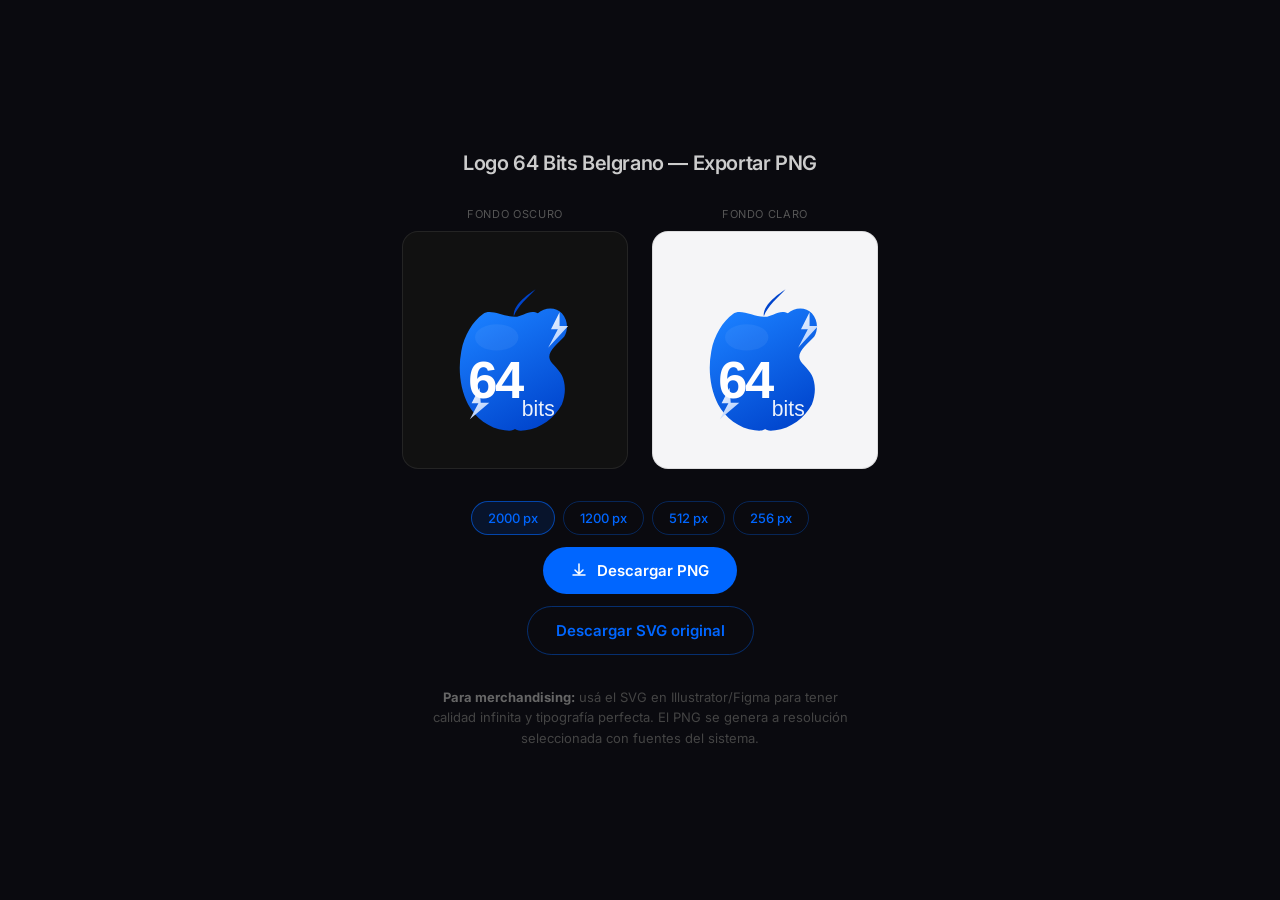
<file: export-logo-png.html>
<!DOCTYPE html>
<html lang="es">
<head>
  <meta charset="UTF-8">
  <title>64 Bits — Exportar PNG 2000px</title>
  <link rel="preconnect" href="https://fonts.googleapis.com">
  <link rel="preconnect" href="https://fonts.gstatic.com" crossorigin>
  <link href="https://fonts.googleapis.com/css2?family=Inter:wght@300;700&display=swap" rel="stylesheet">
  <style>
    * { box-sizing: border-box; margin: 0; padding: 0; }
    body {
      background: #0a0a0f;
      color: #f0f0f5;
      font-family: 'Inter', system-ui, sans-serif;
      min-height: 100vh;
      display: flex;
      flex-direction: column;
      align-items: center;
      justify-content: center;
      gap: 32px;
      padding: 48px 24px;
    }
    h1 { font-size: 20px; font-weight: 600; letter-spacing: -0.02em; color: #ccc; }
    .preview-grid {
      display: flex;
      gap: 24px;
      align-items: center;
      flex-wrap: wrap;
      justify-content: center;
    }
    .preview-box {
      display: flex;
      flex-direction: column;
      align-items: center;
      gap: 10px;
    }
    .preview-label {
      font-size: 11px;
      color: #555;
      text-transform: uppercase;
      letter-spacing: 0.06em;
    }
    .preview-dark {
      background: #111;
      border: 1px solid rgba(255,255,255,0.08);
      border-radius: 16px;
      padding: 32px;
    }
    .preview-light {
      background: #f5f5f7;
      border: 1px solid rgba(0,0,0,0.1);
      border-radius: 16px;
      padding: 32px;
    }
    img.logo-preview { width: 160px; height: auto; display: block; }
    .actions {
      display: flex;
      flex-direction: column;
      align-items: center;
      gap: 12px;
    }
    .btn {
      display: inline-flex;
      align-items: center;
      gap: 10px;
      padding: 14px 28px;
      border-radius: 980px;
      font-size: 15px;
      font-weight: 600;
      font-family: inherit;
      cursor: pointer;
      border: none;
      transition: all 0.2s;
      text-decoration: none;
    }
    .btn-primary { background: #0066FF; color: white; }
    .btn-primary:hover { background: #0055DD; transform: translateY(-1px); }
    .btn-ghost { background: transparent; color: #0066FF; border: 1px solid rgba(0,102,255,0.4); }
    .btn-ghost:hover { background: rgba(0,102,255,0.08); }
    .note {
      font-size: 13px;
      color: #444;
      text-align: center;
      max-width: 440px;
      line-height: 1.6;
    }
    .note strong { color: #666; }
    .progress {
      font-size: 13px;
      color: #0066FF;
      display: none;
    }
    canvas { display: none; }
    .sizes {
      display: flex;
      gap: 8px;
      flex-wrap: wrap;
      justify-content: center;
    }
    .size-btn {
      padding: 8px 16px;
      border-radius: 980px;
      font-size: 13px;
      font-weight: 500;
      font-family: inherit;
      cursor: pointer;
      border: 1px solid rgba(0,102,255,0.3);
      background: transparent;
      color: #0066FF;
      transition: all 0.15s;
    }
    .size-btn.active, .size-btn:hover {
      background: rgba(0,102,255,0.12);
      border-color: rgba(0,102,255,0.6);
    }
  </style>
</head>
<body>

  <h1>Logo 64 Bits Belgrano — Exportar PNG</h1>

  <div class="preview-grid">
    <div class="preview-box">
      <span class="preview-label">Fondo oscuro</span>
      <div class="preview-dark">
        <img class="logo-preview" id="logoPreview" src="logo.svg" alt="Logo 64 Bits">
      </div>
    </div>
    <div class="preview-box">
      <span class="preview-label">Fondo claro</span>
      <div class="preview-light">
        <img class="logo-preview" src="logo.svg" alt="Logo 64 Bits">
      </div>
    </div>
  </div>

  <div class="actions">
    <div class="sizes">
      <button class="size-btn active" data-px="2000">2000 px</button>
      <button class="size-btn" data-px="1200">1200 px</button>
      <button class="size-btn" data-px="512">512 px</button>
      <button class="size-btn" data-px="256">256 px</button>
    </div>
    <button class="btn btn-primary" id="exportBtn">
      <svg width="16" height="16" viewBox="0 0 16 16" fill="none">
        <path d="M8 2v9M4 8l4 4 4-4" stroke="white" stroke-width="1.5" stroke-linecap="round" stroke-linejoin="round"/>
        <path d="M2 13h12" stroke="white" stroke-width="1.5" stroke-linecap="round"/>
      </svg>
      Descargar PNG
    </button>
    <a class="btn btn-ghost" href="logo.svg" download="logo-64bits.svg">Descargar SVG original</a>
    <p class="progress" id="progress">Renderizando…</p>
  </div>

  <p class="note">
    <strong>Para merchandising:</strong> usá el SVG en Illustrator/Figma para tener calidad infinita y tipografía perfecta.
    El PNG se genera a resolución seleccionada con fuentes del sistema.
  </p>

  <canvas id="canvas"></canvas>

  <script>
    const SVG_W = 280, SVG_H = 300;
    let selectedPx = 2000;

    // Toggle tamaño activo
    document.querySelectorAll('.size-btn').forEach(btn => {
      btn.addEventListener('click', () => {
        document.querySelectorAll('.size-btn').forEach(b => b.classList.remove('active'));
        btn.classList.add('active');
        selectedPx = parseInt(btn.dataset.px, 10);
      });
    });

    document.getElementById('exportBtn').addEventListener('click', async () => {
      const progress = document.getElementById('progress');
      const btn = document.getElementById('exportBtn');
      btn.disabled = true;
      progress.style.display = 'block';
      progress.textContent = 'Cargando fuentes…';

      // Esperar a que carguen las fuentes
      await document.fonts.ready;

      // Leer el SVG como texto para incrustarlo directamente
      let svgText;
      try {
        const resp = await fetch('logo.svg');
        svgText = await resp.text();
      } catch (e) {
        // Fallback: usar la imagen preview ya cargada
        svgText = null;
      }

      progress.textContent = 'Renderizando…';

      const scale = selectedPx / SVG_W;
      const outW = selectedPx;
      const outH = Math.round(SVG_H * scale);

      const canvas = document.getElementById('canvas');
      canvas.width = outW;
      canvas.height = outH;
      const ctx = canvas.getContext('2d');
      ctx.clearRect(0, 0, outW, outH);

      const img = new Image();
      img.width = outW;
      img.height = outH;

      await new Promise((resolve, reject) => {
        img.onload = resolve;
        img.onerror = reject;
        if (svgText) {
          const blob = new Blob([svgText], { type: 'image/svg+xml;charset=utf-8' });
          img.src = URL.createObjectURL(blob);
        } else {
          img.src = 'logo.svg';
        }
      });

      ctx.drawImage(img, 0, 0, outW, outH);

      // Descargar
      canvas.toBlob(blob => {
        const a = document.createElement('a');
        a.download = `logo-64bits-${selectedPx}px.png`;
        a.href = URL.createObjectURL(blob);
        a.click();
        setTimeout(() => URL.revokeObjectURL(a.href), 5000);

        progress.style.display = 'none';
        btn.disabled = false;
      }, 'image/png');
    });
  </script>

</body>
</html>
</file>
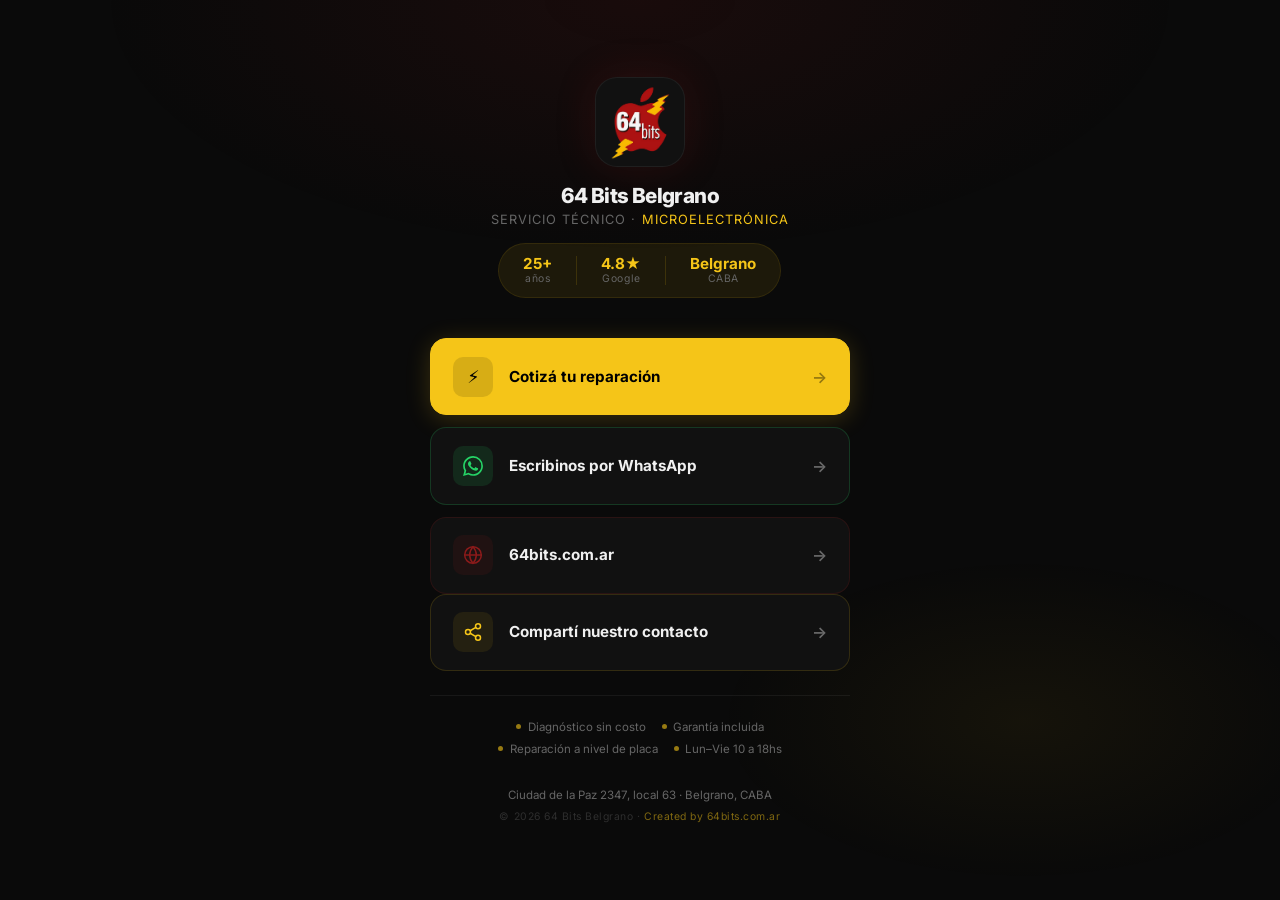
<file: links.html>
<!DOCTYPE html>
<html lang="es">
<head>
  <meta charset="UTF-8">
  <meta name="viewport" content="width=device-width, initial-scale=1.0">
  <title>64 Bits Belgrano</title>
  <meta name="description" content="Servicio técnico especializado en reparación de iPhone y MacBook en Belgrano, CABA.">
  <link rel="icon" href="favicon.png">
  <link href="https://fonts.googleapis.com/css2?family=Inter:wght@300;400;500;600;700;800;900&display=swap" rel="stylesheet">
  <style>
    :root {
      --bg: #0a0a0a;
      --bg-card: #111111;
      --accent: #8B1A1A;
      --yellow: #F5C518;
      --yellow-dim: rgba(245,197,24,0.08);
      --yellow-glow: rgba(245,197,24,0.15);
      --text: #f0f0f0;
      --text-muted: #666;
      --border: rgba(255,255,255,0.06);
      --font: 'Inter', system-ui, sans-serif;
      --radius: 16px;
      --transition: 0.25s cubic-bezier(0.4, 0, 0.2, 1);
    }

    *, *::before, *::after { box-sizing: border-box; margin: 0; padding: 0; }

    html { scroll-behavior: smooth; }

    body {
      font-family: var(--font);
      background: var(--bg);
      color: var(--text);
      min-height: 100vh;
      display: flex;
      flex-direction: column;
      align-items: center;
      justify-content: center;
      padding: 2rem 1.25rem;
      -webkit-font-smoothing: antialiased;
      overflow-x: hidden;
    }

    /* FONDO ANIMADO */
    body::before {
      content: '';
      position: fixed;
      inset: 0;
      background: 
        radial-gradient(ellipse 60% 40% at 50% 0%, rgba(139,26,26,0.12) 0%, transparent 70%),
        radial-gradient(ellipse 40% 30% at 80% 80%, rgba(245,197,24,0.05) 0%, transparent 60%);
      pointer-events: none;
      z-index: 0;
    }

    .page {
      position: relative;
      z-index: 1;
      width: 100%;
      max-width: 420px;
      display: flex;
      flex-direction: column;
      align-items: center;
      gap: 0;
    }

    /* LOGO Y HEADER */
    .header {
      display: flex;
      flex-direction: column;
      align-items: center;
      margin-bottom: 2.5rem;
      animation: fadeUp 0.6s ease both;
    }

    .logo-wrap {
      width: 90px;
      height: 90px;
      border-radius: 22px;
      overflow: hidden;
      margin-bottom: 1rem;
      border: 1px solid var(--border);
      background: var(--bg-card);
      display: flex;
      align-items: center;
      justify-content: center;
      box-shadow: 0 0 40px rgba(139,26,26,0.2);
    }

    .logo-wrap img {
      width: 75px;
      height: 75px;
      object-fit: contain;
    }

    .brand-name {
      font-size: 1.3rem;
      font-weight: 800;
      letter-spacing: -0.03em;
      color: var(--text);
      margin-bottom: 0.25rem;
    }

    .brand-tagline {
      font-size: 0.8rem;
      color: var(--text-muted);
      letter-spacing: 0.08em;
      text-transform: uppercase;
      text-align: center;
    }

    .brand-tagline span {
      color: var(--yellow);
    }

    /* STATS */
    .stats {
      display: flex;
      gap: 1.5rem;
      margin-top: 1rem;
      padding: 0.75rem 1.5rem;
      background: var(--yellow-dim);
      border: 1px solid rgba(245,197,24,0.1);
      border-radius: 980px;
    }

    .stat {
      display: flex;
      flex-direction: column;
      align-items: center;
      gap: 1px;
    }

    .stat-num {
      font-size: 0.95rem;
      font-weight: 700;
      color: var(--yellow);
      line-height: 1;
    }

    .stat-label {
      font-size: 0.65rem;
      color: var(--text-muted);
      letter-spacing: 0.05em;
    }

    .stat-sep {
      width: 1px;
      background: rgba(245,197,24,0.15);
      align-self: stretch;
    }

    /* LINKS */
    .links {
      width: 100%;
      display: flex;
      flex-direction: column;
      gap: 0.75rem;
    }

    .link-btn {
      display: flex;
      align-items: center;
      gap: 1rem;
      width: 100%;
      padding: 1.1rem 1.4rem;
      background: var(--bg-card);
      border: 1px solid var(--border);
      border-radius: var(--radius);
      text-decoration: none;
      color: var(--text);
      font-family: var(--font);
      font-size: 0.95rem;
      font-weight: 600;
      cursor: pointer;
      transition: all var(--transition);
      position: relative;
      overflow: hidden;
      animation: fadeUp 0.6s ease both;
    }

    .link-btn::before {
      content: '';
      position: absolute;
      inset: 0;
      opacity: 0;
      transition: opacity var(--transition);
    }

    .link-btn:hover {
      transform: translateY(-2px);
      border-color: rgba(255,255,255,0.12);
    }

    .link-btn:active {
      transform: translateY(0);
    }

    /* Botón primario - Cotización */
    .link-btn.primary {
      background: var(--yellow);
      border-color: var(--yellow);
      color: #000;
      box-shadow: 0 4px 24px rgba(245,197,24,0.2);
    }

    .link-btn.primary:hover {
      background: #ffd700;
      border-color: #ffd700;
      box-shadow: 0 8px 32px rgba(245,197,24,0.3);
    }

    .link-btn.primary .link-icon {
      background: rgba(0,0,0,0.12);
      color: #000;
    }

    /* Botón WhatsApp */
    .link-btn.whatsapp {
      background: var(--bg-card);
      border-color: rgba(37,211,102,0.2);
    }

    .link-btn.whatsapp:hover {
      border-color: rgba(37,211,102,0.4);
      background: rgba(37,211,102,0.05);
      box-shadow: 0 4px 20px rgba(37,211,102,0.08);
    }

    .link-btn.whatsapp .link-icon {
      background: rgba(37,211,102,0.12);
      color: #25D366;
    }

    /* Botón Web */
    .link-btn.web {
      background: var(--bg-card);
      border-color: rgba(139,26,26,0.2);
    }

    .link-btn.web:hover {
      border-color: rgba(139,26,26,0.4);
      background: rgba(139,26,26,0.05);
      box-shadow: 0 4px 20px rgba(139,26,26,0.08);
    }

    .link-btn.web .link-icon {
      background: rgba(139,26,26,0.12);
      color: var(--accent);
    }

    .link-icon {
      width: 40px;
      height: 40px;
      border-radius: 10px;
      display: flex;
      align-items: center;
      justify-content: center;
      flex-shrink: 0;
      font-size: 1.1rem;
    }

    .link-text {
      flex: 1;
      display: flex;
      flex-direction: column;
      gap: 1px;
    }

    .link-title {
      font-size: 0.95rem;
      font-weight: 700;
      line-height: 1.2;
    }

    .link-sub {
      font-size: 0.75rem;
      font-weight: 400;
      opacity: 0.6;
    }

    .link-btn.primary .link-sub { opacity: 0.5; }

    .link-arrow {
      font-size: 1rem;
      opacity: 0.4;
      transition: transform var(--transition), opacity var(--transition);
    }

    .link-btn:hover .link-arrow {
      transform: translateX(3px);
      opacity: 0.7;
    }

    /* DELAYS */
    .link-btn:nth-child(1) { animation-delay: 0.15s; }
    .link-btn:nth-child(2) { animation-delay: 0.25s; }
    .link-btn:nth-child(3) { animation-delay: 0.35s; }

    /* Botón Compartir */
    .link-btn.share {
      background: var(--bg-card);
      border-color: rgba(245,197,24,0.15);
    }

    .link-btn.share:hover {
      border-color: rgba(245,197,24,0.35);
      background: var(--yellow-dim);
      box-shadow: 0 4px 20px rgba(245,197,24,0.06);
    }

    .link-btn.share .link-icon {
      background: var(--yellow-dim);
      color: var(--yellow);
    }

    /* DIVIDER */
    .divider {
      width: 100%;
      height: 1px;
      background: var(--border);
      margin: 1.5rem 0;
    }

    /* TRUST */
    .trust {
      display: flex;
      flex-wrap: wrap;
      justify-content: center;
      gap: 0.5rem 1rem;
      animation: fadeUp 0.6s 0.5s ease both;
    }

    .trust-item {
      display: flex;
      align-items: center;
      gap: 0.4rem;
      font-size: 0.72rem;
      color: var(--text-muted);
    }

    .trust-dot {
      width: 5px;
      height: 5px;
      background: var(--yellow);
      border-radius: 50%;
      opacity: 0.6;
    }

    /* FOOTER */
    .footer {
      margin-top: 2rem;
      text-align: center;
      animation: fadeUp 0.6s 0.6s ease both;
    }

    .footer-address {
      font-size: 0.72rem;
      color: var(--text-muted);
      margin-bottom: 0.5rem;
    }

    .footer-credit {
      font-size: 0.65rem;
      color: rgba(255,255,255,0.15);
      letter-spacing: 0.05em;
    }

    .footer-credit span {
      color: var(--yellow);
      opacity: 0.5;
    }

    /* ANIMACIONES */
    @keyframes fadeUp {
      from { opacity: 0; transform: translateY(16px); }
      to { opacity: 1; transform: translateY(0); }
    }

    .header { animation-delay: 0.05s; }
  </style>
</head>
<body>
<div class="page">

  <!-- HEADER -->
  <div class="header">
    <div class="logo-wrap">
      <img src="Logo%20sin%20fondo.png" alt="64 Bits Belgrano">
    </div>
    <div class="brand-name">64 Bits Belgrano</div>
    <div class="brand-tagline">Servicio técnico · <span>Microelectrónica</span></div>

    <div class="stats">
      <div class="stat">
        <span class="stat-num">25+</span>
        <span class="stat-label">años</span>
      </div>
      <div class="stat-sep"></div>
      <div class="stat">
        <span class="stat-num">4.8★</span>
        <span class="stat-label">Google</span>
      </div>
      <div class="stat-sep"></div>
      <div class="stat">
        <span class="stat-num">Belgrano</span>
        <span class="stat-label">CABA</span>
      </div>
    </div>
  </div>

  <!-- LINKS -->
  <div class="links">

    <a href="/cotizacion" class="link-btn primary">
      <div class="link-icon">⚡</div>
      <div class="link-text">
        <span class="link-title">Cotizá tu reparación</span>
        
      </div>
      <span class="link-arrow">→</span>
    </a>

    <a href="https://wa.me/5491153403805?text=Hola!%20Los%20contacto%20desde%20Instagram%20%F0%9F%91%8B" target="_blank" rel="noopener noreferrer" class="link-btn whatsapp">
      <div class="link-icon">
        <svg width="20" height="20" viewBox="0 0 24 24" fill="currentColor"><path d="M17.472 14.382c-.297-.149-1.758-.867-2.03-.967-.273-.099-.471-.148-.67.15-.197.297-.767.966-.94 1.164-.173.199-.347.223-.644.075-.297-.15-1.255-.463-2.39-1.475-.883-.788-1.48-1.761-1.653-2.059-.173-.297-.018-.458.13-.606.134-.133.298-.347.446-.52.149-.174.198-.298.298-.497.099-.198.05-.371-.025-.52-.075-.149-.669-1.612-.916-2.207-.242-.579-.487-.5-.669-.51-.173-.008-.371-.01-.57-.01-.198 0-.52.074-.792.372-.272.297-1.04 1.016-1.04 2.479 0 1.462 1.065 2.875 1.213 3.074.149.198 2.096 3.2 5.077 4.487.709.306 1.262.489 1.694.625.712.227 1.36.195 1.871.118.571-.085 1.758-.719 2.006-1.413.248-.694.248-1.289.173-1.413-.074-.124-.272-.198-.57-.347m-5.421 7.403h-.004a9.87 9.87 0 01-5.031-1.378l-.361-.214-3.741.982.998-3.648-.235-.374a9.86 9.86 0 01-1.51-5.26c.001-5.45 4.436-9.884 9.888-9.884 2.64 0 5.122 1.03 6.988 2.898a9.825 9.825 0 012.893 6.994c-.003 5.45-4.437 9.884-9.885 9.884m8.413-18.297A11.815 11.815 0 0012.05 0C5.495 0 .16 5.335.157 11.892c0 2.096.547 4.142 1.588 5.945L.057 24l6.305-1.654a11.882 11.882 0 005.683 1.448h.005c6.554 0 11.89-5.335 11.893-11.893a11.821 11.821 0 00-3.48-8.413z"/></svg>
      </div>
      <div class="link-text">
        <span class="link-title">Escribinos por WhatsApp</span>
        
      </div>
      <span class="link-arrow">→</span>
    </a>

    <a href="https://64bits.com.ar" target="_blank" rel="noopener noreferrer" class="link-btn web">
      <div class="link-icon">
        <svg width="20" height="20" viewBox="0 0 24 24" fill="none" stroke="currentColor" stroke-width="1.8" stroke-linecap="round" stroke-linejoin="round"><circle cx="12" cy="12" r="10"/><line x1="2" y1="12" x2="22" y2="12"/><path d="M12 2a15.3 15.3 0 0 1 4 10 15.3 15.3 0 0 1-4 10 15.3 15.3 0 0 1-4-10 15.3 15.3 0 0 1 4-10z"/></svg>
      </div>
      <div class="link-text">
        <span class="link-title">64bits.com.ar</span>
        
      </div>
      <span class="link-arrow">→</span>
    </a>

  </div>

    <a href="https://wa.me/?text=Te%20recomiendo%2064%20Bits%20Belgrano%2C%20servicio%20t%C3%A9cnico%20especializado%20en%20iPhone%20y%20MacBook%20en%20Belgrano%3A%0A%0A%E2%9A%A1%20Cotiz%C3%A1%20tu%20reparaci%C3%B3n%3A%20https%3A%2F%2F64bits.com.ar%2Fcotizacion%0A%F0%9F%93%B1%20WhatsApp%3A%20https%3A%2F%2Fwa.me%2F5491153403805%0A%F0%9F%8C%90%20Web%3A%20https%3A%2F%2F64bits.com.ar%0A%F0%9F%93%B7%20Instagram%3A%20https%3A%2F%2Finstagram.com%2F64bitsbelgrano" target="_blank" rel="noopener noreferrer" class="link-btn share">
      <div class="link-icon">
        <svg width="20" height="20" viewBox="0 0 24 24" fill="none" stroke="currentColor" stroke-width="1.8" stroke-linecap="round" stroke-linejoin="round"><circle cx="18" cy="5" r="3"/><circle cx="6" cy="12" r="3"/><circle cx="18" cy="19" r="3"/><line x1="8.59" y1="13.51" x2="15.42" y2="17.49"/><line x1="15.41" y1="6.51" x2="8.59" y2="10.49"/></svg>
      </div>
      <div class="link-text">
        <span class="link-title">Compartí nuestro contacto</span>
      </div>
      <span class="link-arrow">→</span>
    </a>

  <div class="divider"></div>

  <!-- TRUST -->
  <div class="trust">
    <div class="trust-item"><span class="trust-dot"></span> Diagnóstico sin costo</div>
    <div class="trust-item"><span class="trust-dot"></span> Garantía incluida</div>
    <div class="trust-item"><span class="trust-dot"></span> Reparación a nivel de placa</div>
    <div class="trust-item"><span class="trust-dot"></span> Lun–Vie 10 a 18hs</div>
  </div>

  <!-- FOOTER -->
  <div class="footer">
    <div class="footer-address">Ciudad de la Paz 2347, local 63 · Belgrano, CABA</div>
    <div class="footer-credit">© 2026 64 Bits Belgrano · <span>Created by 64bits.com.ar</span></div>
  </div>

</div>
</body>
</html>
</file>
<file: css/styles.css>
/* === RESET & BASE === */
*, *::before, *::after { box-sizing: border-box; margin: 0; padding: 0; }

:root {
    --bg:           #000000;
    --bg-alt:       #1d1d1f;
    --bg-elevated:  #2d2d2f;
    --text-primary: #f5f5f7;
    --text-muted:   #a1a1a6;
    --accent:       #8B1A1A;
    --accent-hover: #6e1515;
    --border:       rgba(255, 255, 255, 0.08);
    --border-hover: rgba(255, 255, 255, 0.16);
    --green:        #25d366;
    --green-hover:  #1fb558;
    --radius-lg:    20px;
    --radius-md:    12px;
    --radius-sm:    8px;
    --font:         'Inter', system-ui, -apple-system, BlinkMacSystemFont, sans-serif;
    --nav-h:        52px;
    --yellow:       #F5C518;
}

html { scroll-behavior: smooth; }

body {
    font-family: var(--font);
    background: var(--bg);
    color: var(--text-primary);
    line-height: 1.6;
    -webkit-font-smoothing: antialiased;
    -moz-osx-font-smoothing: grayscale;
}

.container {
    max-width: 1080px;
    margin: 0 auto;
    padding: 0 24px;
}

/* === NAVIGATION === */
.nav {
    position: fixed;
    inset: 0 0 auto 0;
    z-index: 100;
    background: rgba(0, 0, 0, 0.75);
    backdrop-filter: saturate(180%) blur(20px);
    -webkit-backdrop-filter: saturate(180%) blur(20px);
    border-bottom: 1px solid var(--border);
    transition: background 0.3s ease;
}

.nav-container {
    max-width: 1080px;
    margin: 0 auto;
    padding: 0 24px;
    height: var(--nav-h);
    display: flex;
    align-items: center;
    gap: 32px;
}

.nav-logo {
    display: flex;
    align-items: center;
    flex-shrink: 0;
    text-decoration: none;
}

.nav-logo-img {
    height: 40px;
    width: auto;
    display: block;
    /* Reduce saturación 30% + brillo 25% para armonizar con el fondo oscuro */
    filter: saturate(70%) brightness(75%);
    transition: filter 0.25s ease;
}

.nav-logo:hover .nav-logo-img {
    filter: saturate(85%) brightness(90%);
}

.nav-links {
    display: flex;
    list-style: none;
    gap: 28px;
    flex: 1;
}

.nav-links a {
    font-size: 13px;
    color: var(--text-muted);
    text-decoration: none;
    transition: color 0.2s;
}

.nav-links a:hover { color: var(--text-primary); }

.nav-hamburger {
    display: none;
    flex-direction: column;
    gap: 5px;
    background: none;
    border: none;
    cursor: pointer;
    padding: 6px;
    margin-left: auto;
}

.nav-hamburger span {
    display: block;
    width: 22px;
    height: 1.5px;
    background: var(--text-primary);
    border-radius: 2px;
    transition: all 0.3s ease;
}

.nav-mobile {
    display: none;
    flex-direction: column;
    padding: 16px 24px 24px;
    gap: 4px;
    border-top: 1px solid var(--border);
}

.nav-mobile a {
    color: var(--text-muted);
    text-decoration: none;
    font-size: 15px;
    padding: 10px 0;
    border-bottom: 1px solid var(--border);
    transition: color 0.2s;
}

.nav-mobile a:last-child { border-bottom: none; margin-top: 8px; }
.nav-mobile a:hover { color: var(--text-primary); }
.nav-mobile.open { display: flex; }

/* === BUTTONS === */
.btn {
    display: inline-flex;
    align-items: center;
    justify-content: center;
    gap: 8px;
    padding: 8px 18px;
    border-radius: 980px;
    font-size: 14px;
    font-weight: 500;
    font-family: var(--font);
    text-decoration: none;
    cursor: pointer;
    border: none;
    transition: all 0.2s ease;
    white-space: nowrap;
}

.btn-primary { background: #25D366; color: #fff; }
.btn-primary:hover { background: #1ebe5d; color: #fff; }

.btn-yellow { background: var(--yellow); color: #000; font-weight: 700; border: 2px solid var(--yellow); width: 100%; justify-content: center; }
.btn-yellow:hover { background: transparent; color: var(--yellow); }
.btn-ghost { background: var(--accent); color: var(--yellow); border: none; }
.btn-ghost:hover { background: var(--yellow); color: var(--accent); border: none; }



.btn-large { padding: 14px 28px; font-size: 16px; }

/* === HERO === */
.hero {
    min-height: auto;
    display: flex;
    align-items: center;
    padding: calc(var(--nav-h) + 60px) 24px 2rem;
    max-width: 1080px;
    margin: 0 auto;
    gap: 60px;
}

.hero-content { flex: 1; }

.hero-eyebrow {
    font-size: 13px;
    color: var(--text-muted);
    letter-spacing: 0.05em;
    text-transform: uppercase;
    margin-bottom: 28px;
}

.hero-title {
    font-size: clamp(44px, 6.5vw, 80px);
    font-weight: 700;
    letter-spacing: -0.03em;
    line-height: 1.04;
    letter-spacing: -0.035em;
    margin-bottom: 28px;
}

.accent { color: #F5C518; }

.hero-subtitle {
    font-size: 19px;
    color: var(--text-muted);
    max-width: 460px;
    margin-bottom: 44px;
    line-height: 1.68;
}

.hero-actions {
    display: flex;
    flex-direction: column;
    gap: 12px;
    align-items: stretch;
    width: 100%;
    max-width: 600px;
}

.hero-actions-row {
    display: flex;
    gap: 12px;
    width: 100%;
}

.hero-actions-row .btn {
    flex: 1;
}

/* === MAT-IA BUTTON (hero) === */
.matia-btn {
    display: inline-flex;
    align-items: center;
    gap: 10px;
    padding: 10px 20px 10px 10px;
    background: rgba(0, 150, 255, 0.07);
    border: 1px solid rgba(0, 170, 255, 0.28);
    border-radius: 980px;
    color: #3dbfff;
    font-size: 15px;
    font-weight: 500;
    font-family: var(--font);
    cursor: pointer;
    transition: all 0.25s ease;
    white-space: nowrap;
    text-decoration: none;
}

.matia-btn:hover {
    background: rgba(0, 150, 255, 0.14);
    border-color: rgba(0, 170, 255, 0.5);
    color: #66ccff;
    transform: translateY(-1px);
}

.matia-avatar-wrap {
    width: 34px;
    height: 34px;
    border-radius: 50%;
    overflow: hidden;
    flex-shrink: 0;
    display: flex;
}

.matia-icon { width: 100%; height: 100%; display: block; }


/* === SECTIONS === */
.section { padding: 100px 0; }
.section-alt { background: transparent; }

.section-header {
    text-align: center;
    margin-bottom: 64px;
}

.section-eyebrow {
    display: block;
    font-size: 11px;
    color: #F5C518;
    letter-spacing: 0.12em;
    text-transform: uppercase;
    font-weight: 600;
    margin-bottom: 14px;
}

.section-title {
    font-size: clamp(28px, 4vw, 46px);
    font-weight: 700;
    letter-spacing: -0.03em;
    letter-spacing: -0.025em;
    line-height: 1.1;
    margin-bottom: 16px;
}

.section-subtitle {
    font-size: 18px;
    color: var(--text-muted);
    max-width: 460px;
    margin: 0 auto;
    line-height: 1.6;
}

/* === SERVICES === */
.services-grid {
    display: grid;
    grid-template-columns: repeat(2, 1fr);
    gap: 16px;
}

.service-card {
    background: var(--bg-alt);
    border: 1px solid var(--border);
    border-radius: var(--radius-lg);
    padding: 40px;
    transition: border-color 0.25s, transform 0.25s;
}

.service-card:hover {
    border-color: rgba(0, 113, 227, 0.32);
    transform: translateY(-4px);
    box-shadow:
        0 8px 40px rgba(0, 102, 255, 0.14),
        0 0 0 1px rgba(0, 102, 255, 0.07);
}

.service-icon {
    color: var(--accent);
    margin-bottom: 24px;
}

.service-card h3 {
    font-size: 24px;
    font-weight: 600;
    letter-spacing: -0.015em;
    margin-bottom: 14px;
}

.service-card > p {
    font-size: 15px;
    color: var(--text-muted);
    line-height: 1.65;
    margin-bottom: 24px;
}

.service-list {
    list-style: none;
    display: flex;
    flex-direction: column;
    gap: 9px;
}

.service-list li {
    font-size: 14px;
    color: var(--text-muted);
    padding-left: 14px;
    position: relative;
}

.service-list li::before {
    content: '·';
    position: absolute;
    left: 0;
    color: var(--accent);
    font-weight: 700;
}

/* === STATS === */
.stats-row {
    display: flex;
    justify-content: center;
    align-items: center;
    gap: 0;
    margin-bottom: 64px;
    flex-wrap: wrap;
}

.stat { text-align: center; padding: 0 48px; }

.stat-number {
    font-size: 56px;
    font-weight: 700;
    letter-spacing: -0.04em;
    color: var(--text-primary);
    line-height: 1;
    margin-bottom: 10px;
}

.stat-label {
    font-size: 14px;
    color: var(--text-muted);
    max-width: 130px;
    line-height: 1.4;
}

.stat-divider {
    width: 1px;
    height: 56px;
    background: var(--border);
}

/* === FEATURES === */
.features-grid {
    display: grid;
    grid-template-columns: repeat(4, 1fr);
    gap: 16px;
}

.feature {
    background: var(--bg-elevated);
    border: 1px solid var(--border);
    border-radius: var(--radius-md);
    padding: 28px 24px;
}

.feature-icon {
    color: var(--accent);
    margin-bottom: 18px;
}

.feature h4 {
    font-size: 15px;
    font-weight: 600;
    margin-bottom: 10px;
    line-height: 1.3;
}

.feature p {
    font-size: 14px;
    color: var(--text-muted);
    line-height: 1.6;
}

/* === PROCESS === */
.process-steps {
    display: flex;
    align-items: flex-start;
    gap: 16px;
    justify-content: center;
    max-width: 900px;
    margin: 0 auto;
}

.step {
    flex: 1;
    text-align: center;
    padding: 40px 24px;
    background: var(--bg-alt);
    border: 1px solid var(--border);
    border-radius: var(--radius-lg);
}

.step-number {
    font-size: 52px;
    font-weight: 700;
    color: rgba(255, 255, 255, 0.06);
    letter-spacing: -0.04em;
    margin-bottom: 20px;
    line-height: 1;
}

.step h4 {
    font-size: 20px;
    font-weight: 600;
    margin-bottom: 14px;
    letter-spacing: -0.01em;
}

.step p {
    font-size: 14px;
    color: var(--text-muted);
    line-height: 1.65;
}

.step-arrow {
    font-size: 20px;
    color: var(--text-muted);
    opacity: 0.25;
    margin-top: 32px;
    flex-shrink: 0;
}

/* === TESTIMONIALS === */
.testimonials-carousel {
    position: relative;
    display: flex;
    align-items: center;
    gap: 16px;
    margin-bottom: 24px;
}

.carousel-track-wrap {
    overflow: hidden;
    flex: 1;
    border-radius: var(--radius-lg);
}

.carousel-track {
    display: flex;
    will-change: transform;
    transition: transform 0.55s cubic-bezier(0.25, 0.46, 0.45, 0.94);
}

.testimonial-card {
    min-width: 100%;
    background: var(--bg-alt);
    border: 1px solid var(--border);
    border-radius: var(--radius-lg);
    padding: 56px 64px;
    text-align: center;
}

.testimonial-stars {
    display: block;
    color: #FBBC05;
    font-size: 22px;
    letter-spacing: 3px;
    margin-bottom: 24px;
}

.testimonial-text {
    display: block;
    font-size: clamp(16px, 2vw, 19px);
    color: var(--text-primary);
    line-height: 1.75;
    margin: 0 auto 28px;
    max-width: 700px;
    font-style: italic;
}

.testimonial-name {
    font-size: 13px;
    color: var(--accent);
    font-weight: 600;
    letter-spacing: 0.06em;
    text-transform: uppercase;
}

.carousel-btn {
    flex-shrink: 0;
    width: 44px;
    height: 44px;
    border-radius: 50%;
    background: var(--bg-alt);
    border: 1px solid var(--border);
    color: var(--text-muted);
    cursor: pointer;
    display: flex;
    align-items: center;
    justify-content: center;
    transition: all 0.2s ease;
}

.carousel-btn:hover {
    border-color: rgba(139, 26, 26, 0.4);
    color: var(--accent);
    background: rgba(139, 26, 26, 0.06);
}

.carousel-dots {
    display: flex;
    justify-content: center;
    gap: 8px;
    margin-bottom: 40px;
}

.carousel-dot {
    width: 6px;
    height: 6px;
    border-radius: 3px;
    background: rgba(255, 255, 255, 0.15);
    border: none;
    cursor: pointer;
    padding: 0;
    transition: all 0.3s ease;
}

.carousel-dot.active {
    background: var(--accent);
    width: 22px;
}

.testimonials-cta {
    text-align: center;
}

/* === CONTACT === */
.contact-grid {
    display: grid;
    grid-template-columns: 1fr 1fr;
    gap: 80px;
    align-items: start;
}

.contact-desc {
    font-size: 17px;
    color: var(--text-muted);
    margin: 20px 0 40px;
    line-height: 1.7;
}

.contact-details {
    display: flex;
    flex-direction: column;
    gap: 22px;
}

.contact-item {
    display: flex;
    flex-direction: column;
    gap: 5px;
}

.contact-label {
    font-size: 11px;
    color: var(--text-muted);
    text-transform: uppercase;
    letter-spacing: 0.08em;
    font-weight: 500;
}

.contact-value {
    font-size: 16px;
    color: var(--text-primary);
    text-decoration: none;
    line-height: 1.5;
    transition: color 0.2s;
}

a.contact-value:hover { color: var(--accent); }

.maps-btn {
    display: inline-flex;
    align-items: center;
    gap: 5px;
    margin-top: 6px;
    font-size: 13px;
    font-weight: 500;
    color: var(--accent);
    text-decoration: none;
    width: fit-content;
    transition: opacity 0.2s;
}
.maps-btn:hover { opacity: 0.65; }

.contact-actions { display: flex; flex-direction: column; gap: 12px; padding-top: 56px; }

.contact-actions-label {
    font-size: 12px;
    color: var(--text-muted);
    text-transform: uppercase;
    letter-spacing: 0.08em;
    margin-bottom: 4px;
}

.whatsapp-btn, .social-btn {
    display: flex;
    align-items: center;
    gap: 12px;
    padding: 18px 22px;
    border-radius: var(--radius-md);
    font-size: 15px;
    font-weight: 500;
    font-family: var(--font);
    text-decoration: none;
    transition: all 0.2s ease;
    cursor: pointer;
    border: none;
}

.whatsapp-btn {
    background: var(--green);
    color: #fff;
}
.whatsapp-btn:hover { background: var(--green-hover); transform: translateY(-1px); }

.whatsapp-btn-outline {
    background: transparent;
    color: var(--green);
    border: 1px solid var(--green);
}
.whatsapp-btn-outline:hover { background: rgba(37, 211, 102, 0.08); }

.social-btn {
    background: transparent;
    color: var(--text-muted);
    border: 1px solid var(--border);
}
.social-btn:hover { color: var(--text-primary); border-color: var(--border-hover); }

/* === CHAT WIDGET === */
.chat-widget {
    position: fixed;
    bottom: 24px;
    right: 24px;
    width: 360px;
    z-index: 200;
    border-radius: 20px;
    overflow: hidden;
    background: #12121e;
    border: 1px solid rgba(255, 255, 255, 0.08);
    box-shadow: 0 24px 80px rgba(0,0,0,0.75), 0 0 0 1px rgba(0,100,255,0.07);
    display: flex;
    flex-direction: column;
    opacity: 0;
    pointer-events: none;
    transform: translateY(12px) scale(0.97);
    transition: opacity 0.22s ease, transform 0.28s cubic-bezier(0.34, 1.3, 0.64, 1);
}

.chat-widget.open {
    opacity: 1;
    pointer-events: all;
    transform: translateY(0) scale(1);
}

.chat-header {
    display: flex;
    align-items: center;
    justify-content: space-between;
    padding: 14px 14px 14px 16px;
    background: rgba(0, 0, 0, 0.35);
    border-bottom: 1px solid rgba(255, 255, 255, 0.06);
    flex-shrink: 0;
}

.chat-header-info {
    display: flex;
    align-items: center;
    gap: 10px;
}

.chat-header-avatar {
    width: 40px;
    height: 40px;
    border-radius: 50%;
    overflow: hidden;
    flex-shrink: 0;
    border: 1px solid rgba(0, 170, 255, 0.3);
    display: flex;
}

.chat-name {
    font-size: 15px;
    font-weight: 600;
    color: var(--text-primary);
    letter-spacing: -0.01em;
    line-height: 1.2;
}

.chat-subtitle {
    font-size: 12px;
    color: var(--text-muted);
    margin-top: 2px;
}

.chat-close {
    background: none;
    border: none;
    color: var(--text-muted);
    cursor: pointer;
    padding: 7px;
    border-radius: 8px;
    display: flex;
    align-items: center;
    justify-content: center;
    transition: color 0.2s, background 0.2s;
    flex-shrink: 0;
}

.chat-close:hover {
    color: var(--text-primary);
    background: rgba(255, 255, 255, 0.06);
}

.chat-messages {
    flex: 1;
    overflow-y: auto;
    padding: 16px;
    display: flex;
    flex-direction: column;
    gap: 10px;
    min-height: 220px;
    max-height: 360px;
    scroll-behavior: smooth;
}

.chat-messages::-webkit-scrollbar { width: 3px; }
.chat-messages::-webkit-scrollbar-track { background: transparent; }
.chat-messages::-webkit-scrollbar-thumb { background: rgba(255,255,255,0.1); border-radius: 3px; }

.chat-msg {
    display: flex;
    gap: 8px;
    align-items: flex-end;
    max-width: 100%;
}

.chat-msg.bot  { flex-direction: row; }
.chat-msg.user { flex-direction: row-reverse; }

.chat-msg-avatar {
    width: 28px;
    height: 28px;
    border-radius: 50%;
    overflow: hidden;
    flex-shrink: 0;
    border: 1px solid rgba(0, 170, 255, 0.2);
    display: flex;
}

.chat-bubble {
    max-width: 78%;
    padding: 10px 13px;
    border-radius: 16px;
    font-size: 14px;
    line-height: 1.55;
}

.chat-msg.bot .chat-bubble {
    background: rgba(255, 255, 255, 0.055);
    border: 1px solid rgba(255, 255, 255, 0.06);
    color: var(--text-primary);
    border-bottom-left-radius: 4px;
}

.chat-msg.user .chat-bubble {
    background: var(--accent);
    color: #fff;
    border-bottom-right-radius: 4px;
}

/* Typing indicator */
.typing-indicator {
    display: flex;
    gap: 4px;
    padding: 12px 16px;
    align-items: center;
}
.typing-dot {
    width: 7px;
    height: 7px;
    border-radius: 50%;
    background: #aaa;
    animation: typingBounce 1.2s infinite;
}
.typing-dot:nth-child(2) { animation-delay: 0.2s; }
.typing-dot:nth-child(3) { animation-delay: 0.4s; }
@keyframes typingBounce {
    0%, 60%, 100% { transform: translateY(0);    opacity: 0.4; }
    30%           { transform: translateY(-6px); opacity: 1;   }
}

.chat-footer {
    padding: 10px 12px;
    border-top: 1px solid rgba(255, 255, 255, 0.05);
    background: rgba(0, 0, 0, 0.2);
    flex-shrink: 0;
}

.chat-input-wrap {
    display: flex;
    align-items: center;
    gap: 8px;
    background: rgba(255, 255, 255, 0.05);
    border: 1px solid rgba(255, 255, 255, 0.08);
    border-radius: 12px;
    padding: 4px 4px 4px 12px;
    transition: border-color 0.2s;
}

.chat-input-wrap:focus-within {
    border-color: rgba(0, 150, 255, 0.35);
}

.chat-input {
    flex: 1;
    background: none;
    border: none;
    outline: none;
    color: var(--text-primary);
    font-size: 14px;
    font-family: var(--font);
    padding: 8px 0;
    min-width: 0;
}

.chat-input::placeholder { color: var(--text-muted); }

.chat-send {
    width: 36px;
    height: 36px;
    min-width: 36px;
    border-radius: 9px;
    background: var(--accent);
    border: none;
    cursor: pointer;
    display: flex;
    align-items: center;
    justify-content: center;
    color: #fff;
    transition: background 0.2s, opacity 0.2s;
    flex-shrink: 0;
}

.chat-send:hover:not(:disabled) { background: var(--accent-hover); }
.chat-send:disabled { opacity: 0.35; cursor: default; }

.chat-wa-btn {
    display: flex;
    align-items: center;
    gap: 7px;
    width: 100%;
    padding: 7px 12px;
    margin-bottom: 8px;
    background: #25D366;
    color: #fff;
    border: none;
    border-radius: 8px;
    font-size: 13px;
    font-weight: 600;
    cursor: pointer;
    transition: background 0.2s, transform 0.15s;
    justify-content: center;
}
.chat-wa-btn:hover { background: #1ebe5d; transform: translateY(-1px); }

/* Floating trigger */
.chat-trigger {
    position: fixed;
    bottom: 24px;
    right: 24px;
    width: 56px;
    height: 56px;
    border-radius: 50%;
    border: 1px solid rgba(0, 170, 255, 0.25);
    background: #0d0d1a;
    cursor: pointer;
    z-index: 199;
    display: flex;
    align-items: center;
    justify-content: center;
    box-shadow: 0 4px 24px rgba(0, 100, 220, 0.35), 0 0 0 1px rgba(0, 150, 255, 0.12);
    transition: all 0.25s ease;
    overflow: hidden;
    padding: 0;
}

.chat-trigger:hover {
    transform: scale(1.07);
    box-shadow: 0 6px 32px rgba(0, 100, 220, 0.55);
    border-color: rgba(0, 170, 255, 0.45);
}

.chat-trigger.hidden {
    opacity: 0;
    pointer-events: none;
    transform: scale(0.8);
}

/* === FOOTER === */
.footer {
    padding: 48px 0 32px;
    border-top: 1px solid var(--border);
}

.footer-content {
    display: flex;
    justify-content: space-between;
    align-items: flex-start;
    margin-bottom: 36px;
    gap: 40px;
    flex-wrap: wrap;
}

.footer-logo {
    display: block;
    font-size: 17px;
    font-weight: 600;
    margin-bottom: 12px;
}

.footer-brand p {
    font-size: 14px;
    color: var(--text-muted);
    max-width: 300px;
    line-height: 1.6;
}

.footer-links {
    display: flex;
    gap: 24px;
    flex-wrap: wrap;
    align-items: flex-start;
    padding-top: 4px;
}

.footer-links a {
    font-size: 14px;
    color: var(--text-muted);
    text-decoration: none;
    transition: color 0.2s;
}
.footer-links a:hover { color: var(--text-primary); }

.footer-bottom {
    border-top: 1px solid var(--border);
    padding-top: 24px;
    font-size: 13px;
    color: var(--text-muted);
}

/* === RESPONSIVE === */
@media (max-width: 860px) {
    .nav-links, .nav-cta { display: none; }
    .nav-hamburger { display: flex; }

    .features-grid { grid-template-columns: 1fr 1fr; }

    .contact-grid { grid-template-columns: 1fr; gap: 48px; }
    .contact-actions { padding-top: 0; }
}

@media (max-width: 680px) {
    .testimonial-card { padding: 36px 28px; }
    .carousel-btn { display: none; }

    .hero {
        flex-direction: column;
        text-align: center;
        padding: calc(var(--nav-h) + 40px) 24px 60px;
        gap: 40px;
    }
    .hero-subtitle { max-width: 100%; }
    .hero-actions { align-items: center; }
    .hero-actions-row { justify-content: center; }
    .hero-inner { flex-direction: column; align-items: center; }
    .hero-logo-side { width: 100%; justify-content: center; padding-top: 0; }

    .services-grid { grid-template-columns: 1fr; }

    .process-steps {
        flex-direction: column;
        align-items: center;
        gap: 12px;
    }
    .step { width: 100%; max-width: 400px; }
    .step-arrow { transform: rotate(90deg); margin: 0; }

    .stat-divider { width: 60px; height: 1px; }
    .stat { padding: 20px 24px; }
}

@media (max-width: 560px) {
    .stats-row {
        display: grid;
        grid-template-columns: repeat(3, 1fr);
        gap: 0;
        margin-bottom: 48px;
    }
    .stat-divider { display: none; }
    .stat { padding: 0 8px; }
    .stat-number { font-size: 36px; }
    .stat-label { font-size: 12px; max-width: none; }
}

@media (max-width: 500px) {
    .features-grid { grid-template-columns: 1fr; }

    .footer-content { flex-direction: column; }
    .footer-links { flex-direction: column; gap: 12px; }
}

@media (max-width: 400px) {
    .testimonial-card { padding: 28px 20px; }
    .testimonial-text { font-size: 15px; }

    .hero-title { font-size: 38px; }
    .hero-actions { align-items: stretch; }
    .hero-actions-row { flex-direction: column; }
    .hero-actions-row .btn { width: 100%; justify-content: center; }
    .hero-actions .btn { justify-content: center; }
    .whatsapp-btn, .social-btn { font-size: 14px; padding: 15px 16px; }
    .service-card { padding: 28px 24px; }
    .step { padding: 28px 20px; }
    .chat-widget { width: calc(100vw - 32px); right: 16px; bottom: 16px; }
    .chat-trigger { right: 16px; bottom: 16px; }
}

/* === WATERMARK PARALLAX === */
.watermark {
    position: fixed;
    top: 50%;
    left: 50%;
    transform: translate(-50%, -50%);
    width: 48vw;
    opacity: 0.06;
    pointer-events: none;
    user-select: none;
    z-index: 0;
    will-change: transform;
    /* Desatura el rojo/amarillo del logo original para que no compita con el azul del sitio */
    filter: grayscale(40%) brightness(0.9);
}
.watermark img {
    width: 100%;
    height: auto;
    display: block;
}

/* === SCROLL ANIMATIONS === */
.fade-up {
    opacity: 0;
    transform: translateY(28px);
    transition: opacity 0.65s ease, transform 0.65s ease;
    transition-delay: var(--stagger, 0ms);
}
.fade-up.visible { opacity: 1; transform: translateY(0); }

.fade-in {
    opacity: 0;
    transition: opacity 0.7s ease;
    transition-delay: var(--stagger, 0ms);
}
.fade-in.visible { opacity: 1; }

.slide-right {
    opacity: 0;
    transform: translateX(-36px);
    transition: opacity 0.65s ease, transform 0.65s ease;
    transition-delay: var(--stagger, 0ms);
}
.slide-right.visible { opacity: 1; transform: translateX(0); }

.slide-left {
    opacity: 0;
    transform: translateX(36px);
    transition: opacity 0.65s ease, transform 0.65s ease;
    transition-delay: var(--stagger, 0ms);
}
.slide-left.visible { opacity: 1; transform: translateX(0); }

.scale-up {
    opacity: 0;
    transform: scale(0.94);
    transition: opacity 0.6s ease, transform 0.6s ease;
    transition-delay: var(--stagger, 0ms);
}
.scale-up.visible { opacity: 1; transform: scale(1); }

/* === HERO — FADE-IN AL CARGAR (de arriba hacia abajo) === */
@keyframes heroFadeIn {
    from { opacity: 0; transform: translateY(22px); }
    to   { opacity: 1; transform: translateY(0); }
}

.hero-eyebrow  { animation: heroFadeIn 0.9s cubic-bezier(0.25, 0.46, 0.45, 0.94) 0.10s both; }
.hero-title    { animation: heroFadeIn 0.9s cubic-bezier(0.25, 0.46, 0.45, 0.94) 0.28s both; }
.hero-subtitle { animation: heroFadeIn 0.9s cubic-bezier(0.25, 0.46, 0.45, 0.94) 0.48s both; }
.hero-actions  { animation: heroFadeIn 0.9s cubic-bezier(0.25, 0.46, 0.45, 0.94) 0.68s both; }


/* Nav y chat ya tienen sus z-index — el watermark (z-index: 0) queda
   sobre el contenido no posicionado pero pointer-events: none lo hace transparente a clics */

.trust-bar {
  padding: 1rem 0;
}
.trust-bar-inner {
  max-width: 900px;
  margin: 0 auto;
  display: flex;
  align-items: center;
  justify-content: center;
  flex-wrap: wrap;
  gap: 1rem 2rem;
  padding: 0 1.5rem;
}
.trust-item {
  display: flex;
  align-items: center;
  gap: 8px;
  font-size: 13px;
  color: #aaa;
}
.trust-divider { display: none; }

.testimonial-author {
  display: flex;
  align-items: center;
  justify-content: center;
  gap: 10px;
  margin-top: 1rem;
}
.testimonial-avatar {
  width: 38px;
  height: 38px;
  border-radius: 50%;
  background: #8B1A1A;
  color: #fff;
  font-size: 13px;
  font-weight: 700;
  display: flex;
  align-items: center;
  justify-content: center;
  flex-shrink: 0;
}
.testimonial-source {
  display: flex;
  align-items: center;
  gap: 4px;
  margin-top: 2px;
}

/* === FAQ === */
.faq-list { max-width: 700px; margin: 0 auto; display: flex; flex-direction: column; gap: 12px; }
.faq-item { border: 0.5px solid #2a2a2a; border-radius: 10px; overflow: hidden; }
.faq-question { width: 100%; background: transparent; border: none; color: #fff; font-size: 15px; font-weight: 500; padding: 1.25rem 1.5rem; text-align: left; cursor: pointer; display: flex; justify-content: space-between; align-items: center; gap: 1rem; transition: background 0.2s; }
.faq-question:hover { background: #111; }
.faq-question[aria-expanded="true"] { color: #F5C518; }
.faq-icon { font-size: 20px; flex-shrink: 0; transition: transform 0.3s; }
.faq-question[aria-expanded="true"] .faq-icon { transform: rotate(45deg); }
.faq-answer { max-height: 0; overflow: hidden; transition: max-height 0.3s ease, padding 0.3s ease; }
.faq-answer p { padding: 0 1.5rem 1.25rem; color: #aaa; font-size: 14px; line-height: 1.7; }
.faq-item.open .faq-answer { max-height: 200px; }

/* === QUIEN SOY === */
.quien-soy-grid { display: grid; grid-template-columns: 1fr 1fr; gap: 4rem; align-items: center; margin-bottom: 4rem; position: relative; z-index: 1; }
.foto-matias { width: 100%; border-radius: 12px; object-fit: cover; aspect-ratio: 3/4; filter: grayscale(20%); }
.quien-soy-text { color: #aaa; font-size: 15px; line-height: 1.8; margin-bottom: 1rem; }
.quien-soy-pilares { display: flex; flex-direction: column; gap: 8px; margin-top: 1.5rem; }
.pilar { font-size: 14px; color: #ddd; display: flex; align-items: center; gap: 8px; }
.pilar-icon { color: #F5C518; font-weight: 700; }
.antes-despues { margin-top: 2rem; position: relative; z-index: 1; }
.antes-despues-grid { display: grid; grid-template-columns: 1fr auto 1fr; gap: 1.5rem; align-items: center; }
.ad-item img { width: 100%; border-radius: 12px; object-fit: cover; aspect-ratio: 16/9; }
.ad-label { text-align: center; font-size: 13px; color: #888; margin-top: 8px; }
.ad-arrow { font-size: 32px; color: #F5C518; text-align: center; }

@media (max-width: 768px) {
  .quien-soy-grid { grid-template-columns: 1fr; gap: 2rem; }
  .antes-despues-grid { grid-template-columns: 1fr; }
  .ad-arrow { transform: rotate(90deg); }
}

/* === NO FADE === */
.no-fade { opacity: 1 !important; transform: none !important; }
.hero-actions { display: flex; flex-direction: column; gap: 12px; width: 100%; max-width: 480px; }
.hero-actions-row { display: flex; gap: 12px; width: 100%; }
.hero-actions-row .btn { flex: 1; justify-content: center; }
</file>
